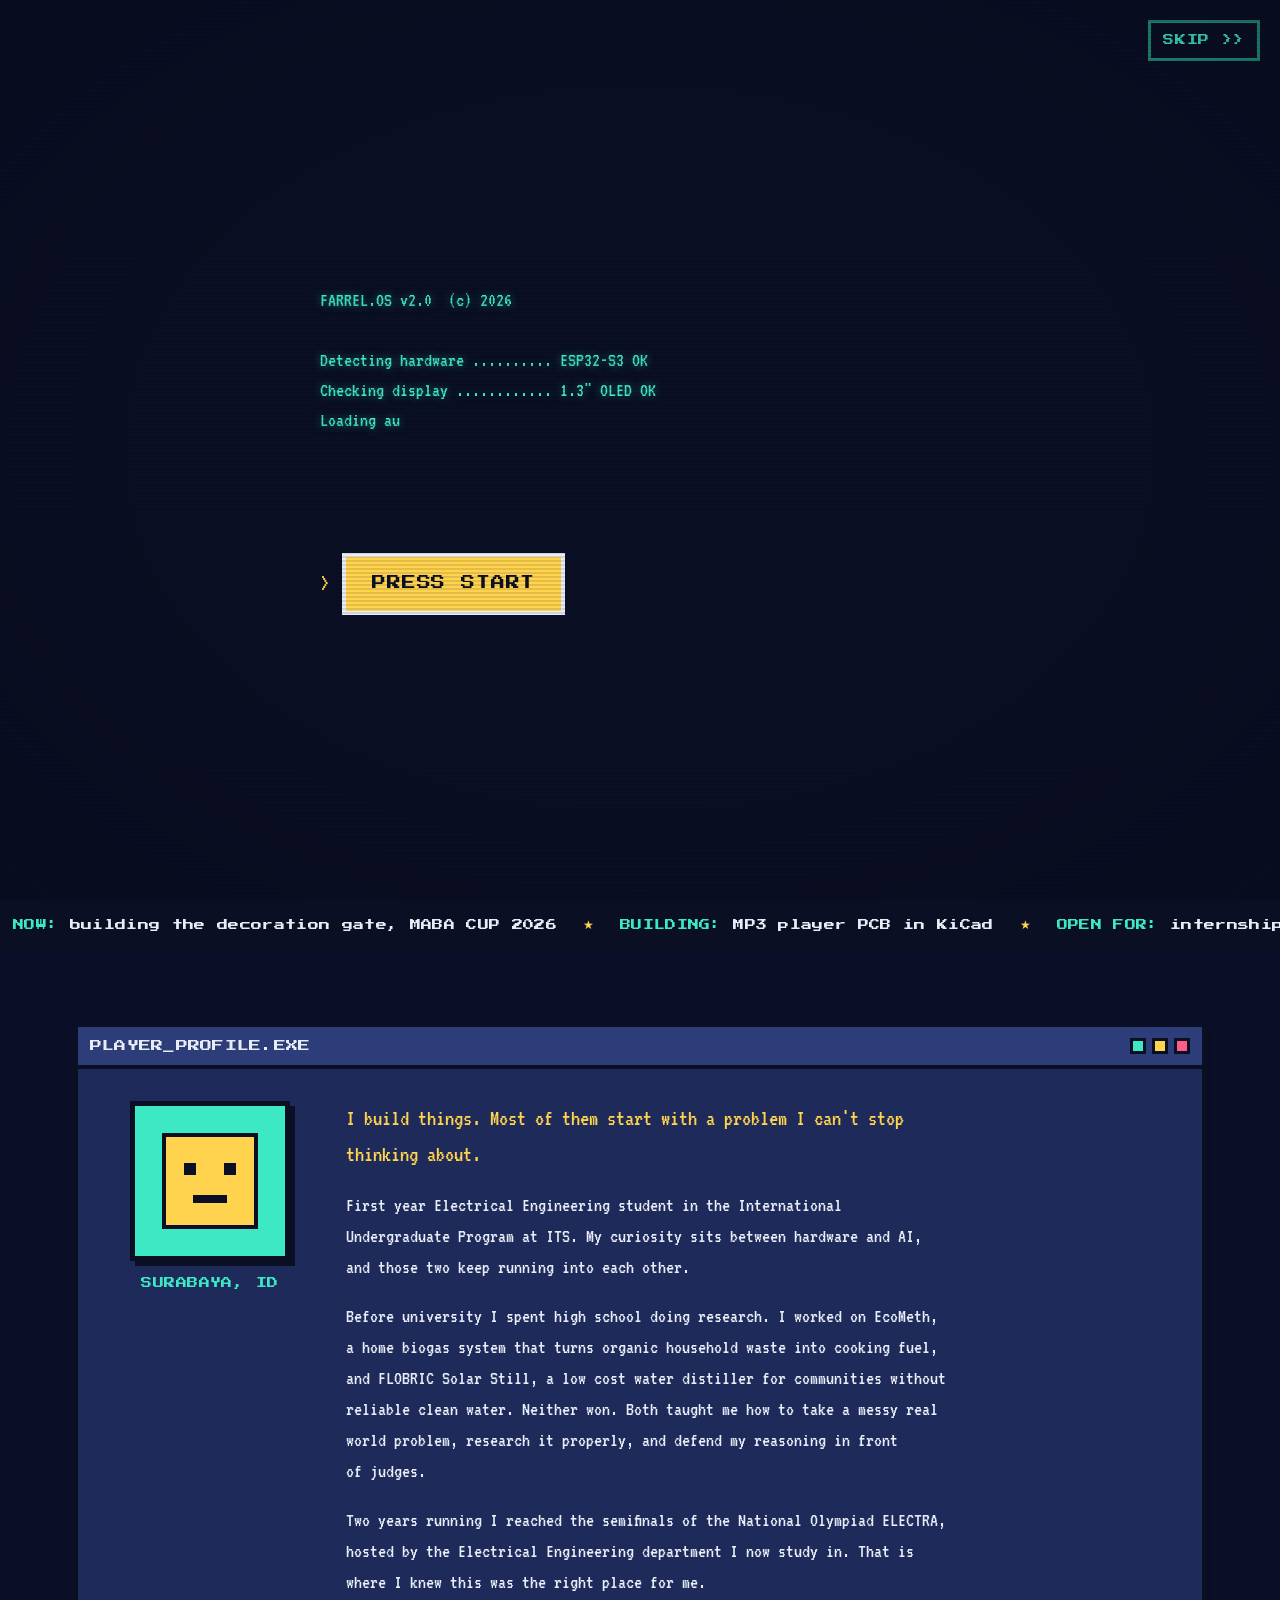
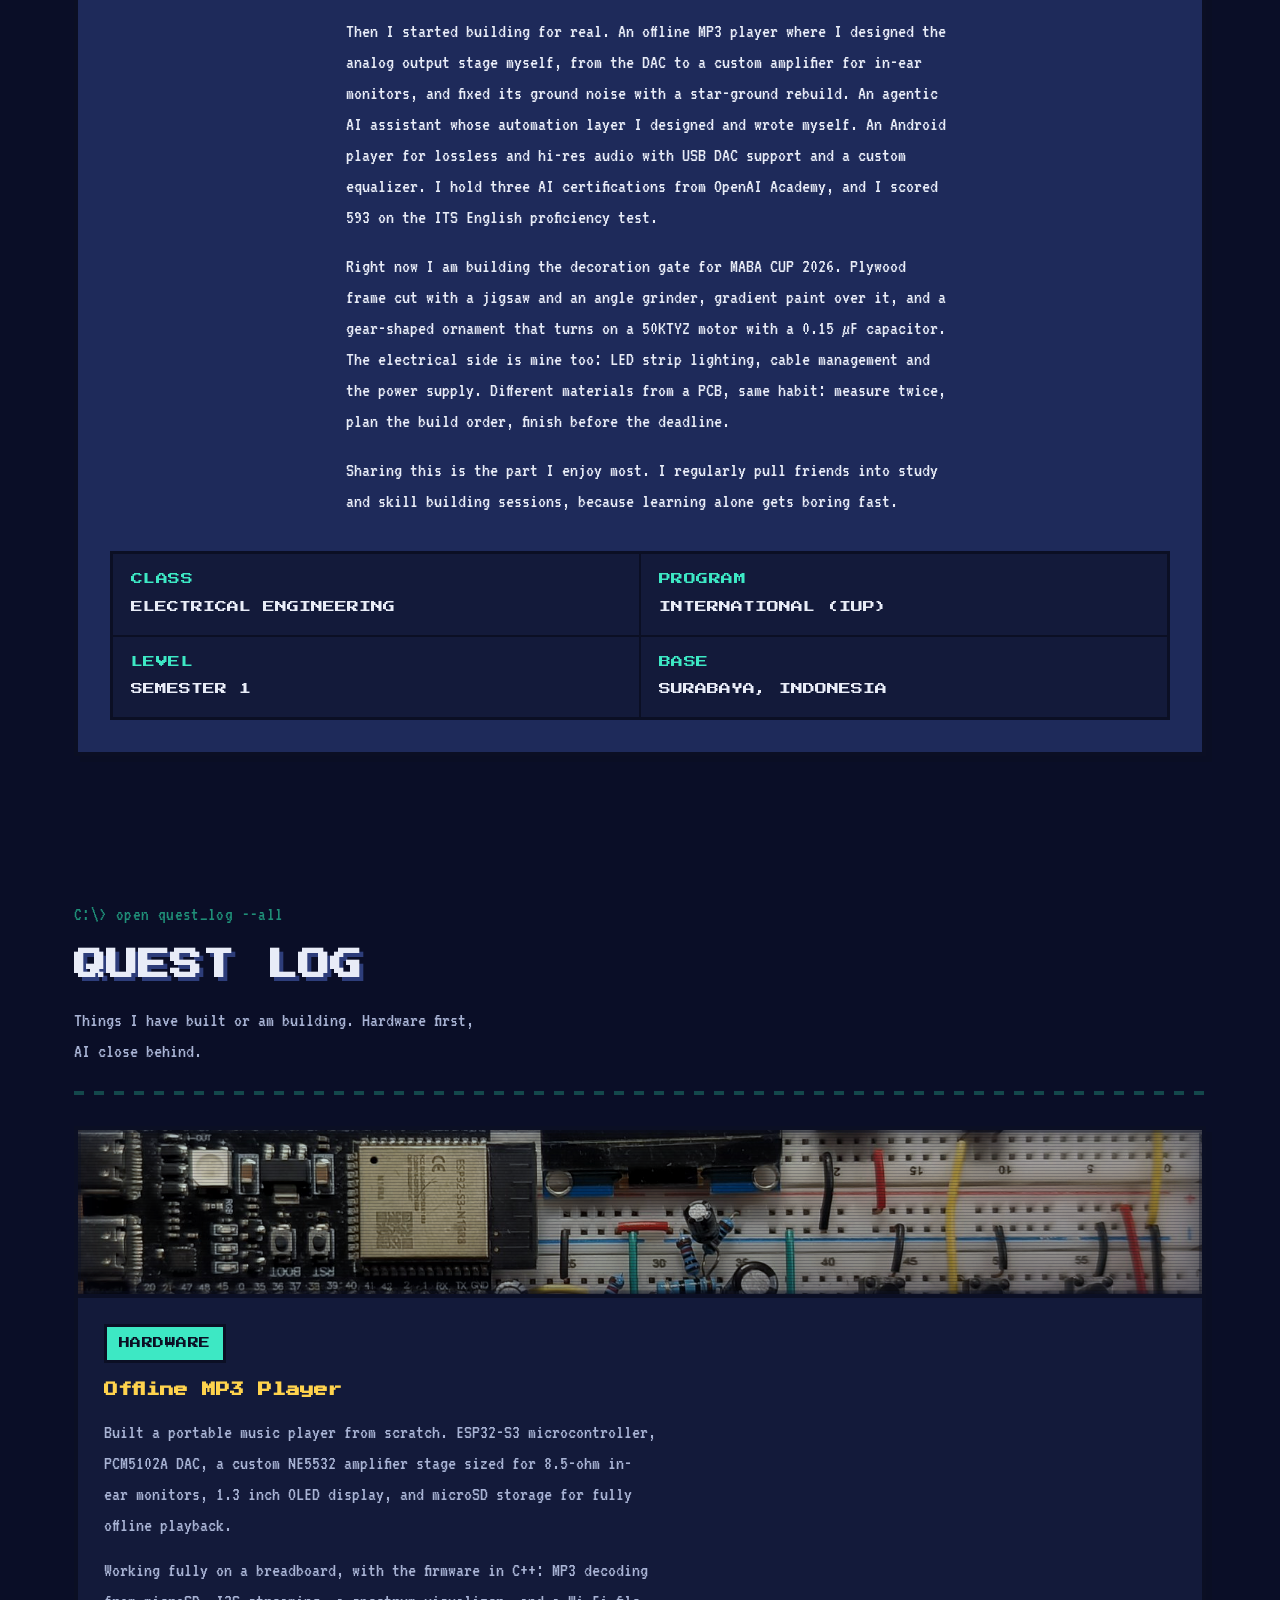
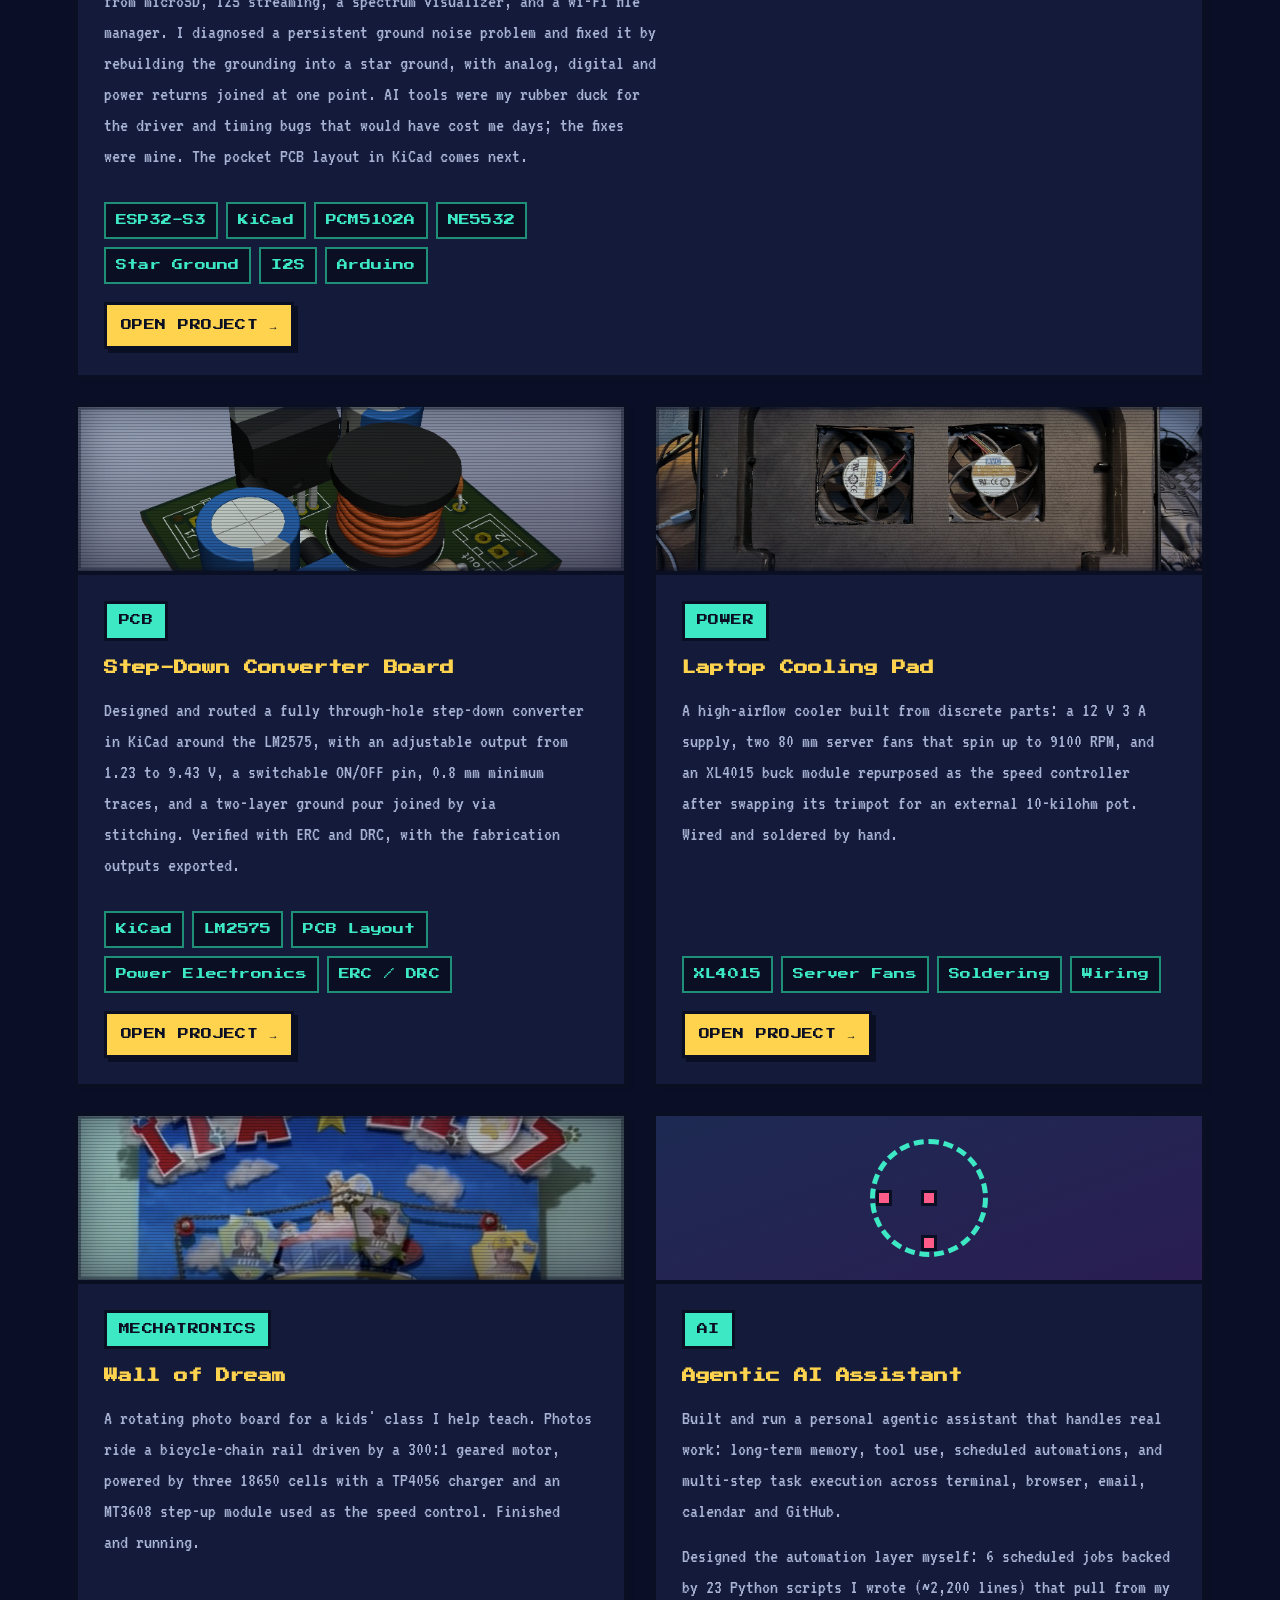
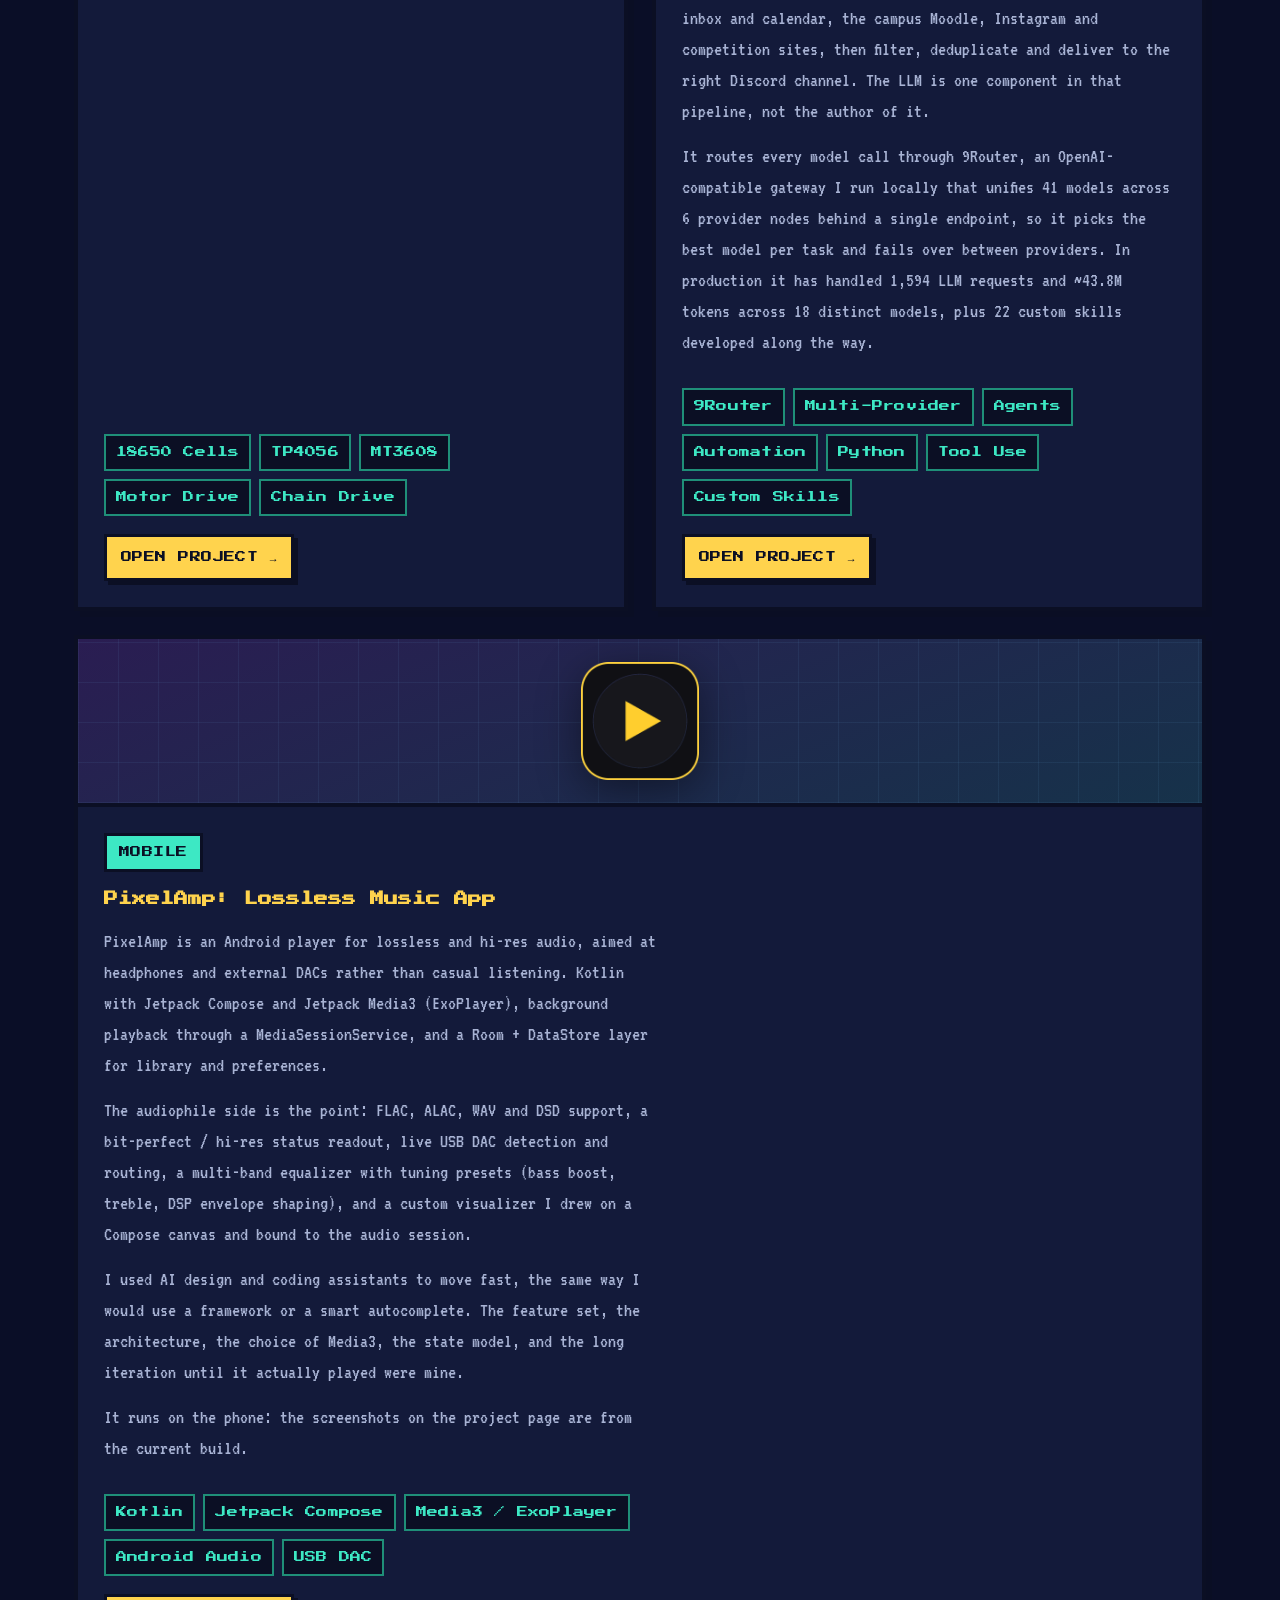
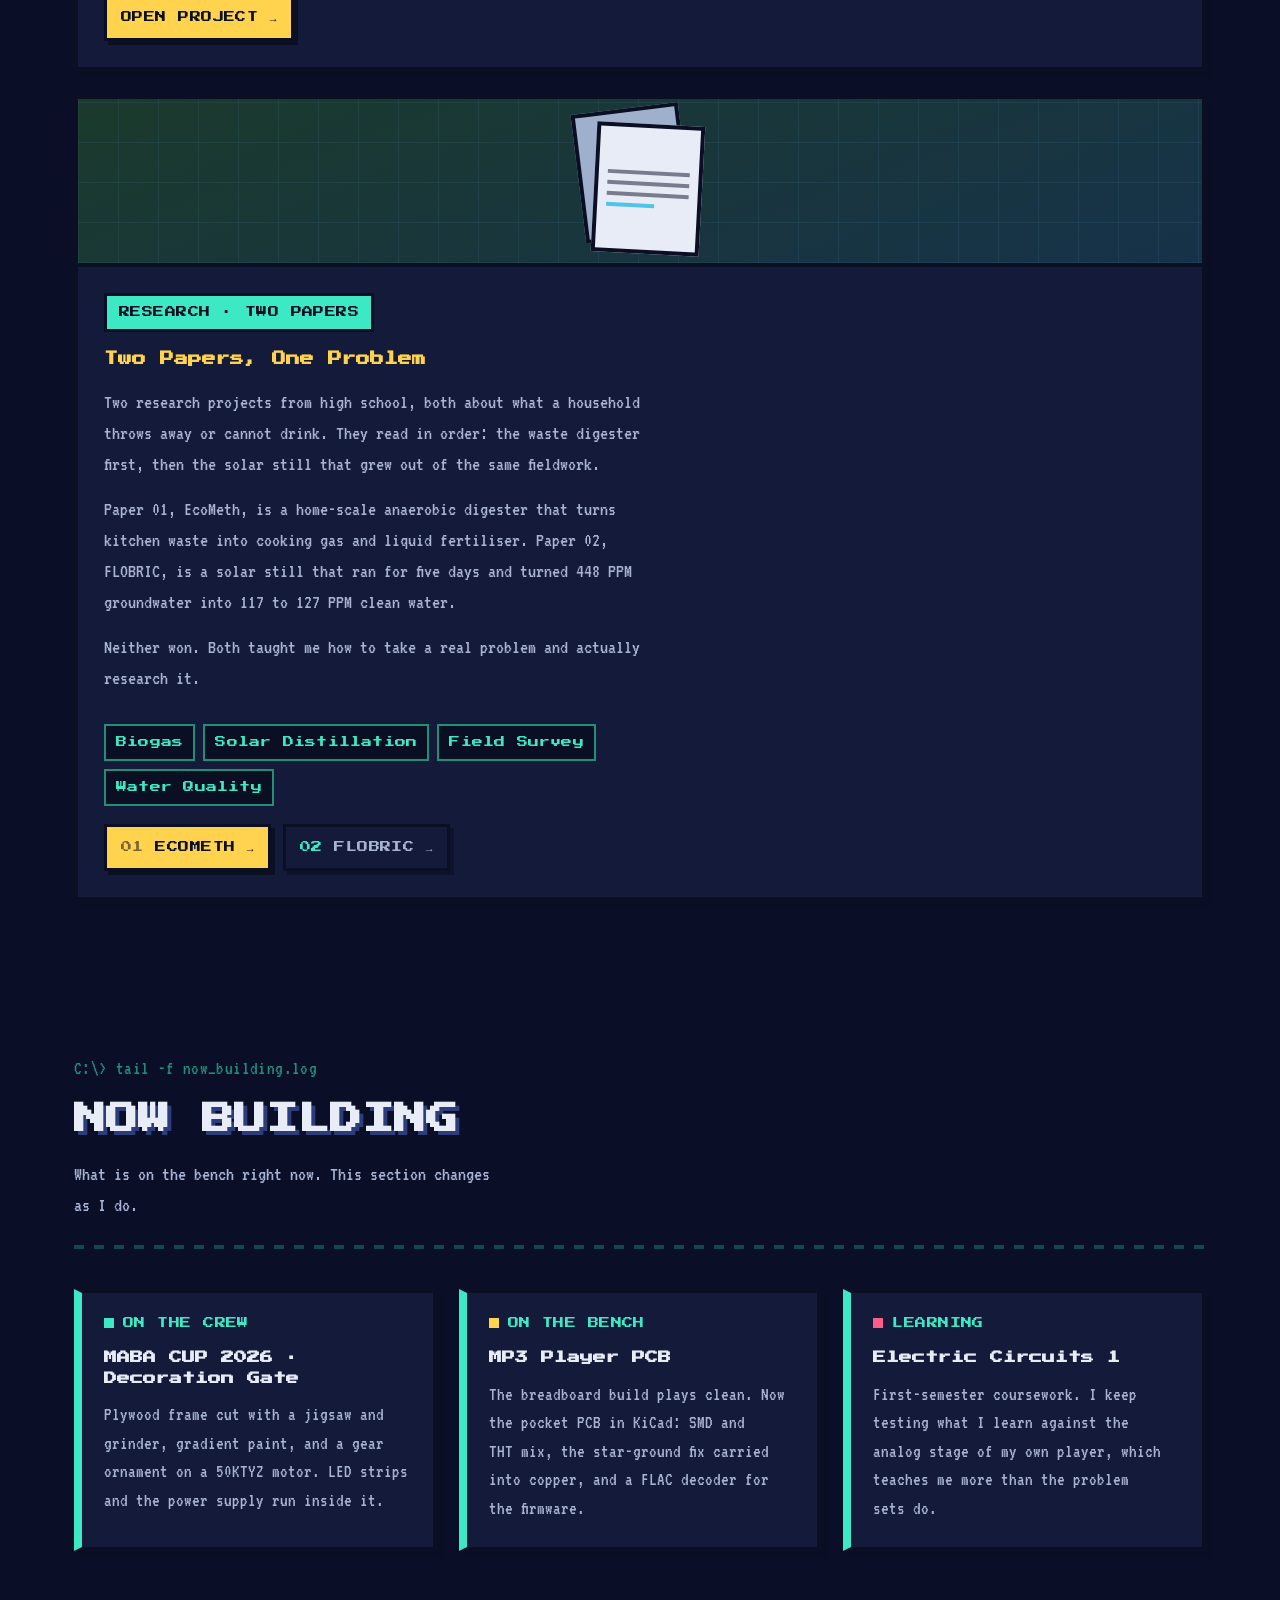
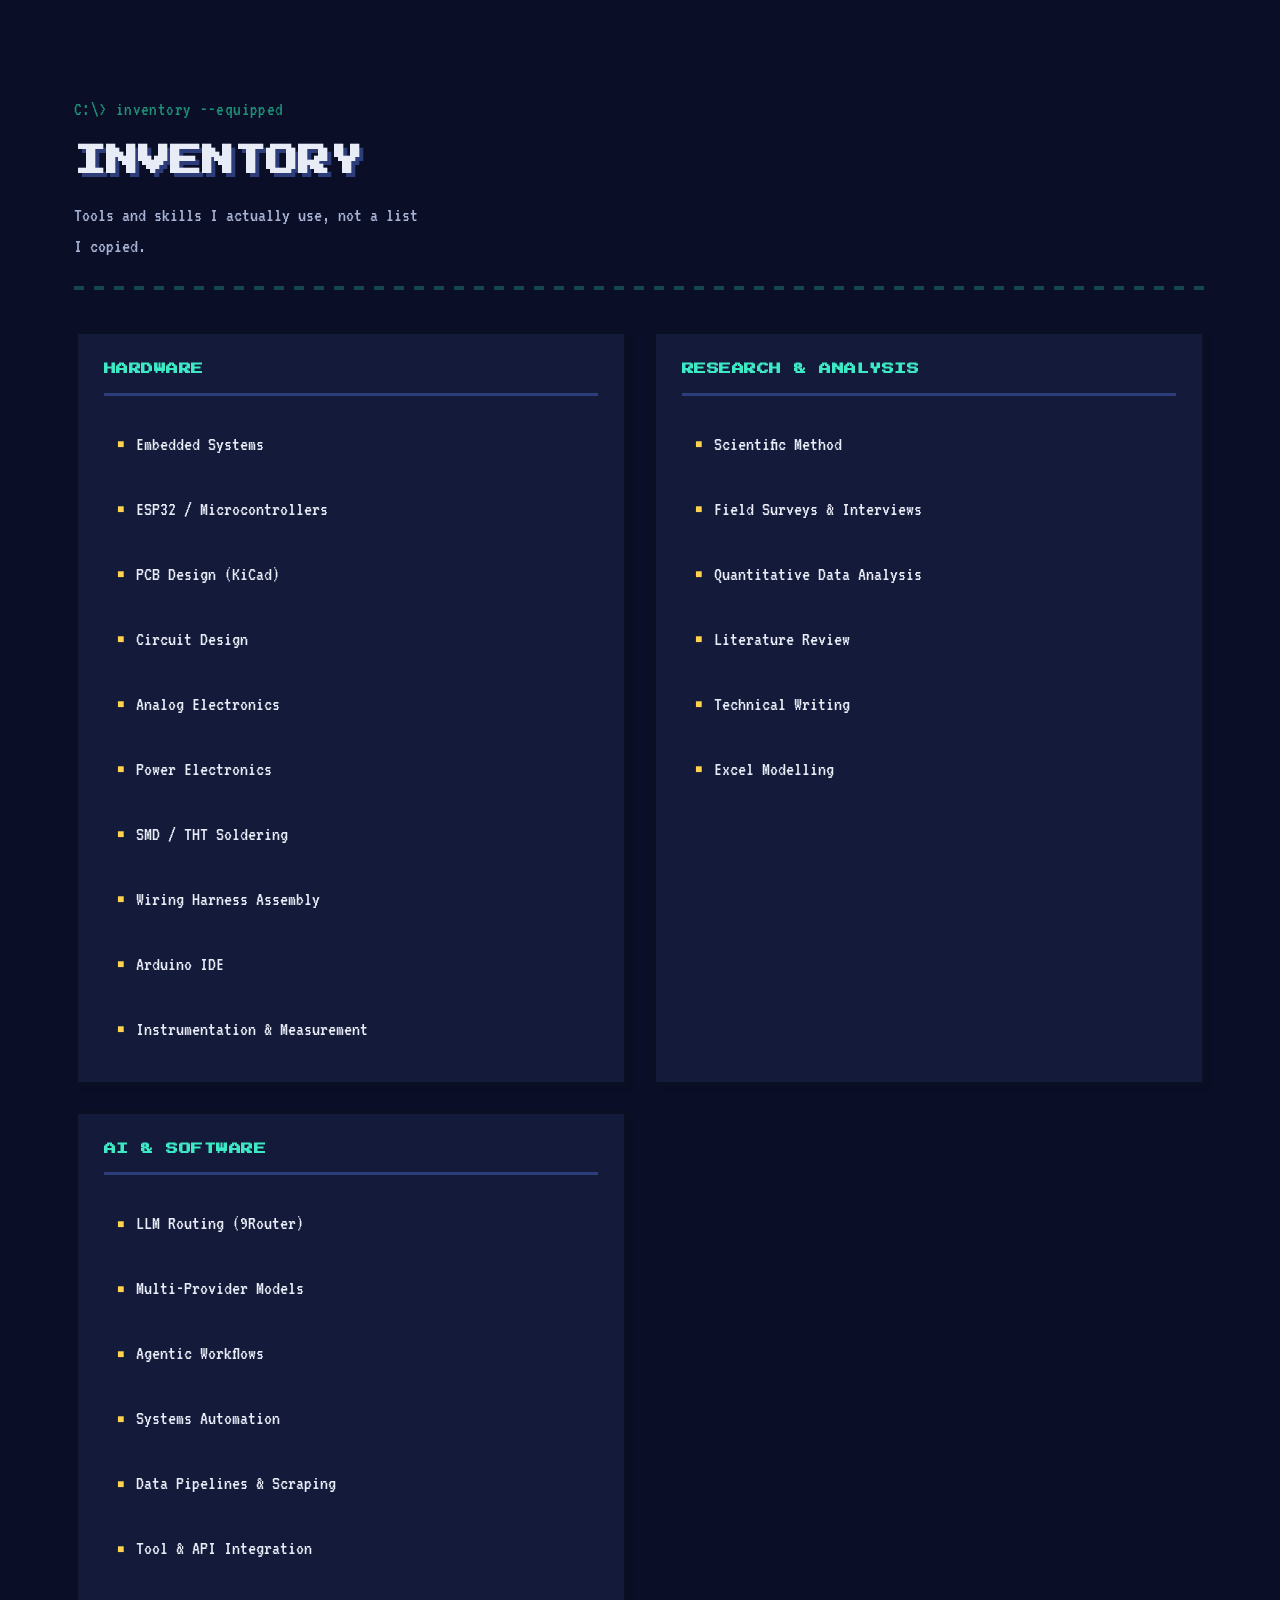
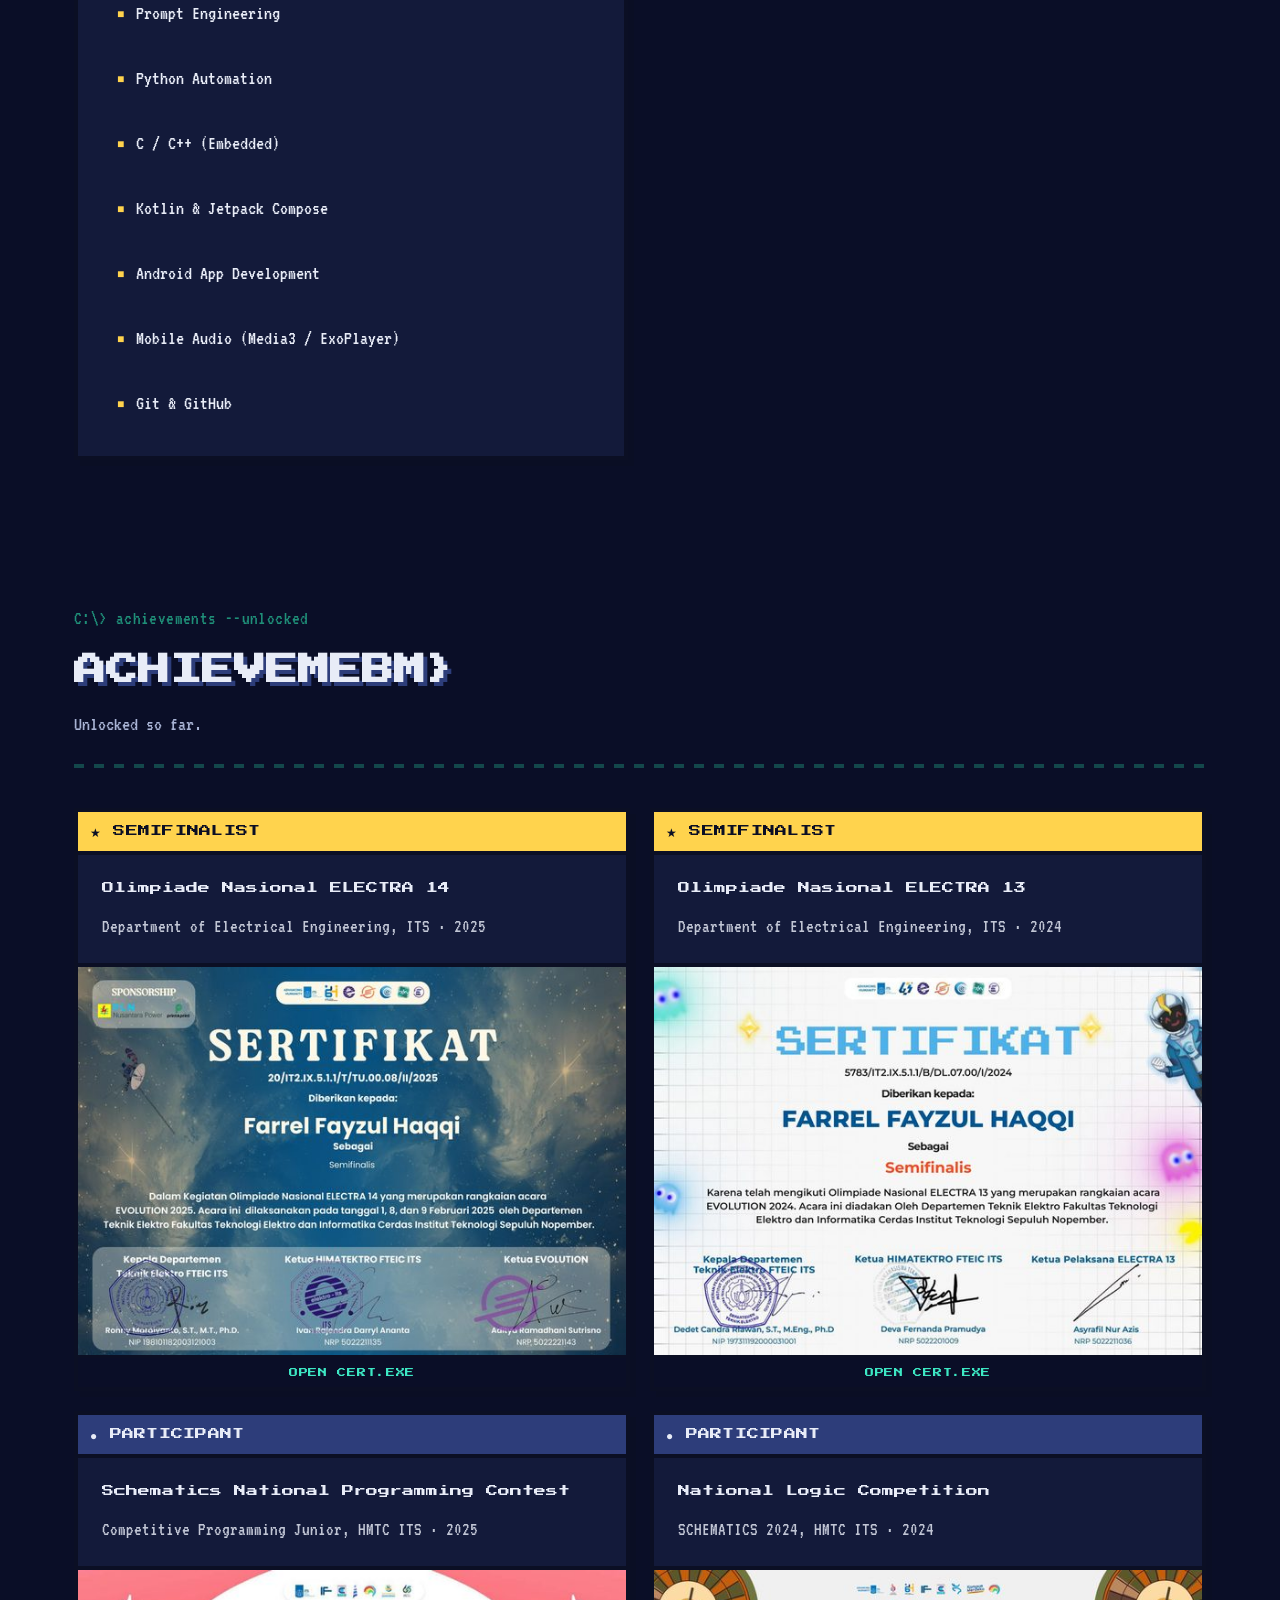
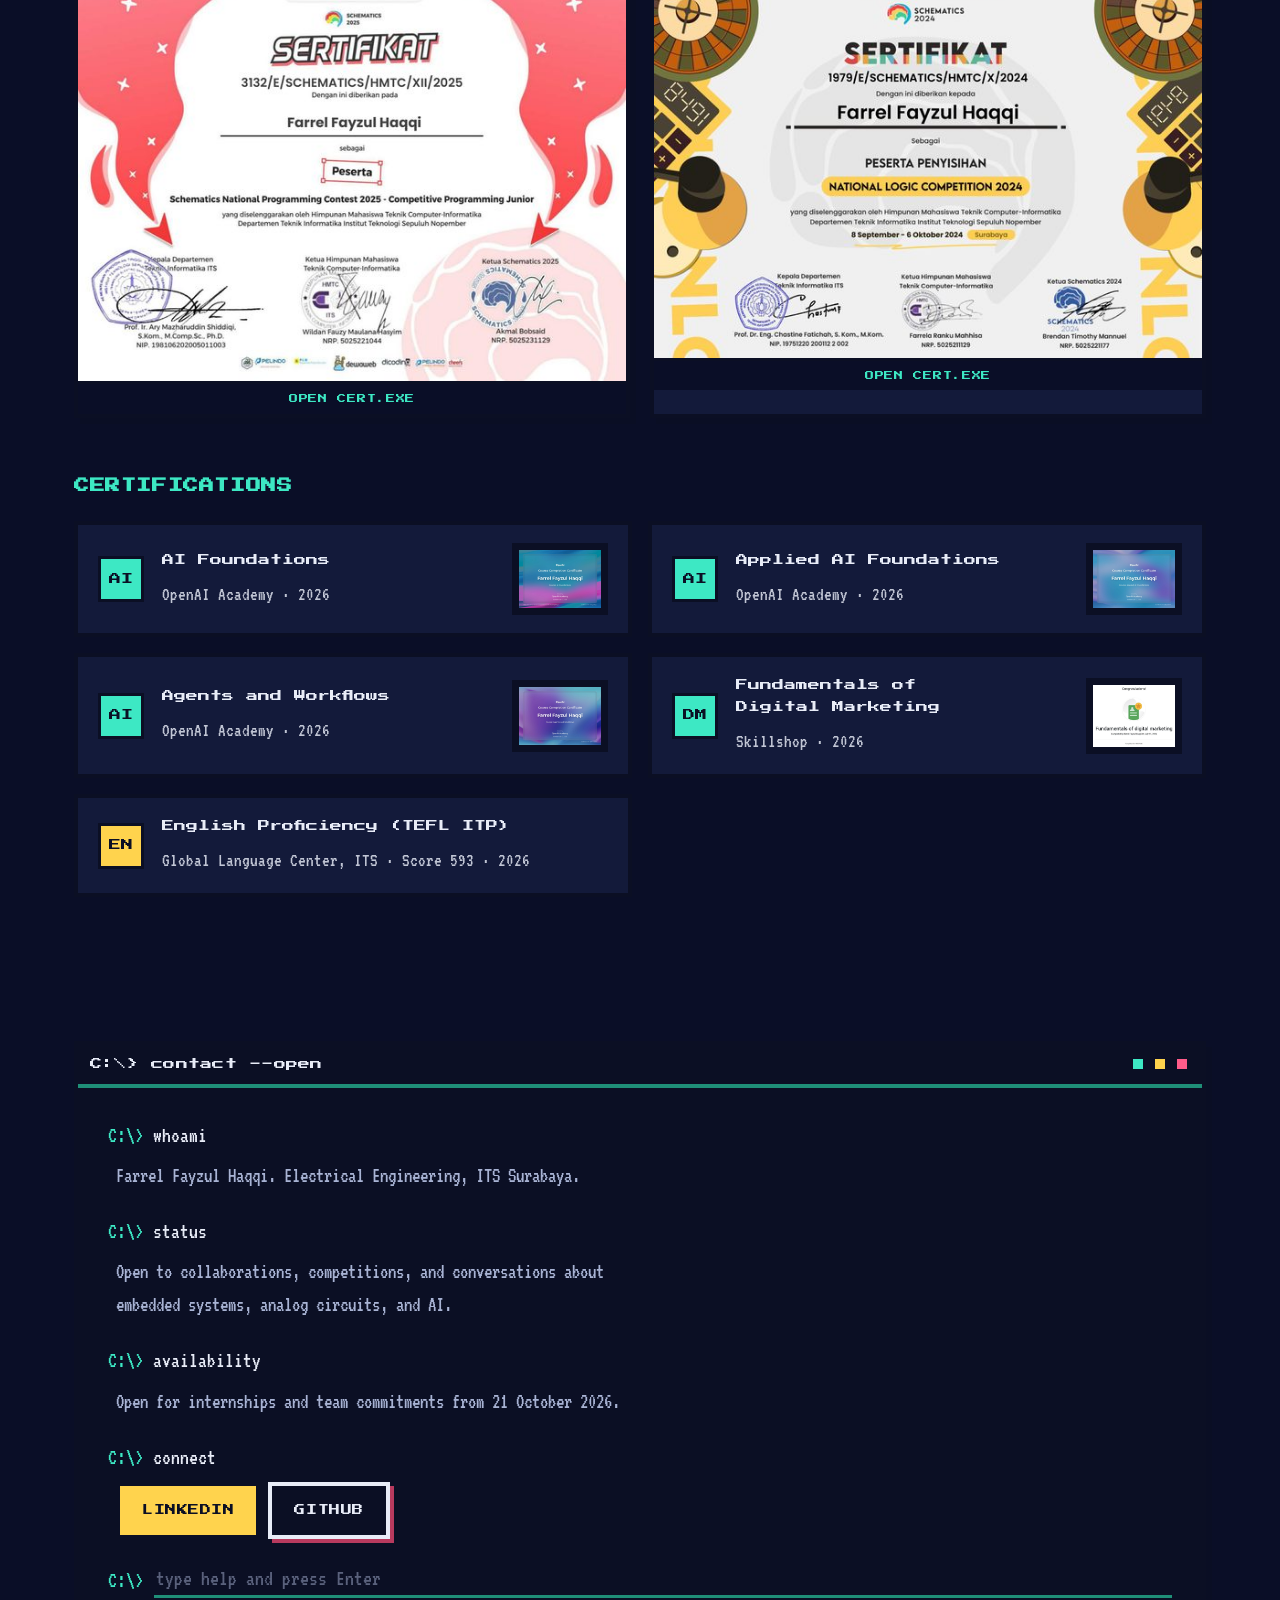
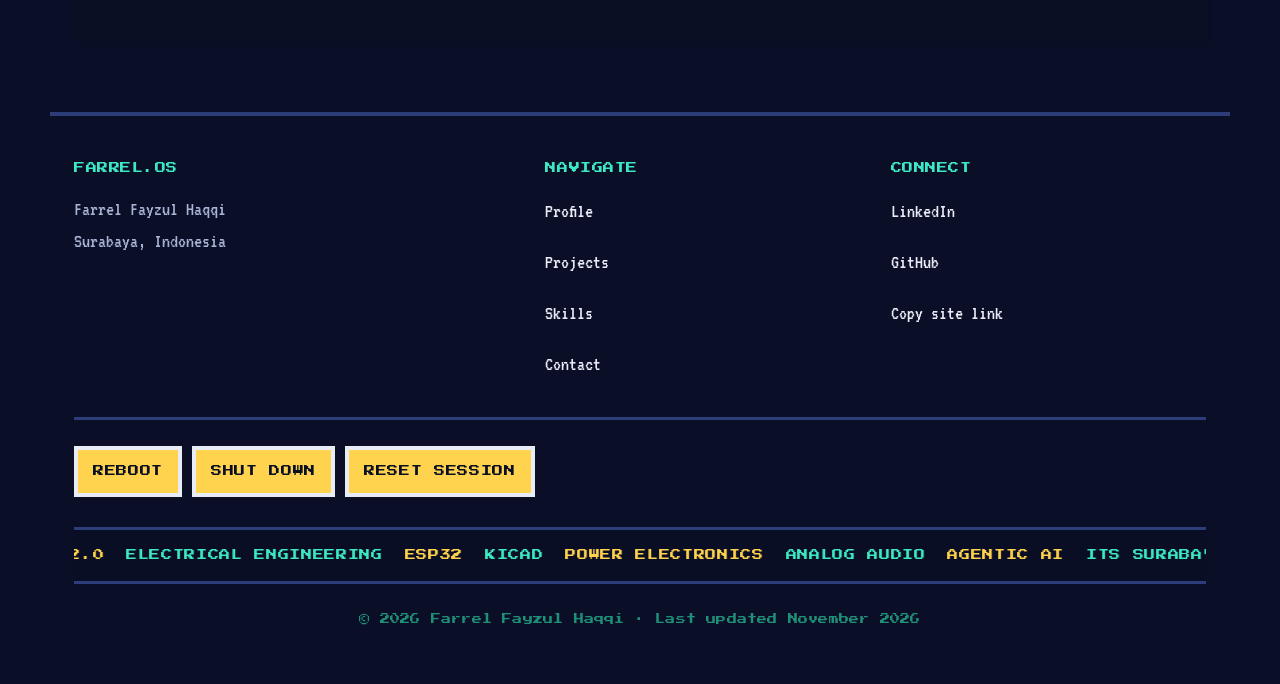
<file: index.html>
<!DOCTYPE html>
<html lang="en">
<head>
<meta charset="UTF-8">
<meta name="viewport" content="width=device-width, initial-scale=1.0">
<title>Farrel Fayzul Haqqi | Electrical Engineering & PCB Design</title>
<meta name="description" content="Electrical Engineering student at ITS Surabaya. PCB design, embedded systems, and low-voltage electronics. Portfolio of hardware projects, awards, and certifications.">
<meta name="theme-color" content="#0a0e27" id="themeColor">
<script>
  try { if (localStorage.getItem('farrel-theme') === 'sunset') document.documentElement.setAttribute('data-theme', 'sunset'); } catch (e) {}
</script>
<meta name="author" content="Farrel Fayzul Haqqi">
<meta name="robots" content="index, follow">
<link rel="canonical" href="https://makhashimas.github.io/farrel-portfolio/">

<!-- Open Graph -->
<meta property="og:type" content="website">
<meta property="og:site_name" content="Farrel Fayzul Haqqi">
<meta property="og:locale" content="en_US">
<meta property="og:url" content="https://makhashimas.github.io/farrel-portfolio/">
<meta property="og:title" content="Farrel Fayzul Haqqi | Electrical Engineering & PCB Design">
<meta property="og:description" content="PCB design, embedded systems, and low-voltage electronics. Electrical Engineering at ITS Surabaya.">
<meta property="og:image" content="https://makhashimas.github.io/farrel-portfolio/assets/og-image.png">
<meta property="og:image:width" content="1200">
<meta property="og:image:height" content="630">
<meta property="og:image:alt" content="Farrel Fayzul Haqqi, Electrical Engineering at ITS Surabaya, with a pixel art audio player showing ESP32-S3">

<!-- Twitter -->
<meta name="twitter:card" content="summary_large_image">
<meta name="twitter:title" content="Farrel Fayzul Haqqi | Electrical Engineering & PCB Design">
<meta name="twitter:description" content="PCB design, embedded systems, and low-voltage electronics. Electrical Engineering at ITS Surabaya.">
<meta name="twitter:image" content="https://makhashimas.github.io/farrel-portfolio/assets/og-image.png">

<!-- Icons -->
<link rel="icon" href="favicon.svg" type="image/svg+xml">
<link rel="apple-touch-icon" href="assets/apple-touch-icon.png">
<link rel="manifest" href="site.webmanifest">

<link rel="preload" href="assets/fonts/press-start-2p-latin.woff2" as="font" type="font/woff2" crossorigin>
<link rel="preload" href="assets/fonts/vt323-latin.woff2" as="font" type="font/woff2" crossorigin>
<link rel="stylesheet" href="style.css?v=amp4">

<script type="application/ld+json">
{
  "@context": "https://schema.org",
  "@type": "Person",
  "name": "Farrel Fayzul Haqqi",
  "url": "https://makhashimas.github.io/farrel-portfolio/",
  "image": "https://makhashimas.github.io/farrel-portfolio/assets/og-image.png",
  "jobTitle": "Electrical Engineering Student",
  "description": "First year Electrical Engineering student in the International Undergraduate Program at Institut Teknologi Sepuluh Nopember, working on PCB design, embedded systems, and low-voltage electronics.",
  "address": {
    "@type": "PostalAddress",
    "addressLocality": "Surabaya",
    "addressCountry": "ID"
  },
  "affiliation": {
    "@type": "CollegeOrUniversity",
    "name": "Institut Teknologi Sepuluh Nopember"
  },
  "alumniOf": {
    "@type": "HighSchool",
    "name": "SMA Negeri 20 Surabaya"
  },
  "knowsAbout": [
    "PCB Design",
    "KiCad",
    "Embedded Systems",
    "ESP32",
    "Analog Electronics",
    "Power Electronics",
    "Low-Voltage Systems",
    "Wiring Harness",
    "Circuit Design",
    "Instrumentation"
  ],
  "sameAs": [
    "https://www.linkedin.com/in/farrel-fayzul-haqqi-26a31b29b",
    "https://github.com/makhashimas"
  ],
  "award": [
    "Semifinalist, Olimpiade Nasional ELECTRA 14, Department of Electrical Engineering ITS, 2025",
    "Semifinalist, Olimpiade Nasional ELECTRA 13, Department of Electrical Engineering ITS, 2024"
  ],
  "hasCredential": [
    {
      "@type": "EducationalOccupationalCredential",
      "name": "AI Foundations",
      "credentialCategory": "certificate",
      "recognizedBy": { "@type": "Organization", "name": "OpenAI Academy" }
    },
    {
      "@type": "EducationalOccupationalCredential",
      "name": "Applied AI Foundations",
      "credentialCategory": "certificate",
      "recognizedBy": { "@type": "Organization", "name": "OpenAI Academy" }
    },
    {
      "@type": "EducationalOccupationalCredential",
      "name": "Agents and Workflows",
      "credentialCategory": "certificate",
      "recognizedBy": { "@type": "Organization", "name": "OpenAI Academy" }
    },
    {
      "@type": "EducationalOccupationalCredential",
      "name": "ITS English Proficiency Test (TEFL ITP), Score 593",
      "credentialCategory": "test score",
      "recognizedBy": { "@type": "Organization", "name": "Global Language Center, ITS" }
    }
  ]
}
</script>
</head>
<body>

<a class="skip" href="#top">Skip to content</a>

<noscript>
  <style>
    #boot { display: none !important; }
    .reveal { opacity: 1 !important; transform: none !important; }
  </style>
</noscript>

<!-- ============ BOOT OVERLAY ============ -->
<div id="boot" class="boot" role="dialog" aria-modal="true" aria-label="FARREL.OS boot screen">
  <div class="boot__inner">
    <p class="vh">System boot log. Press Start to enter the site.</p>
    <pre class="boot__log" id="bootLog"></pre>
    <div class="boot__start" id="bootStart">
      <span class="boot__prompt">&gt;</span>
      <button class="boot__btn" id="bootBtn">PRESS START</button>
    </div>
    <button class="boot__skip" id="bootSkip" type="button">SKIP &gt;&gt;</button>
  </div>
</div>

<!-- ============ STARFIELD BACKDROP ============ -->
<div class="sky__grad" aria-hidden="true"></div>
<canvas id="sky" class="sky" aria-hidden="true"></canvas>
<canvas id="horizon" class="horizon" aria-hidden="true"></canvas>
<div class="sky__moonwrap">
  <div class="sky__sunrays" aria-hidden="true"></div>
  <button class="sky__moon" id="moonBtn" type="button" aria-label="Switch to sunset theme" aria-pressed="false" title="Sunset mode"></button>
</div>
<div class="glow" id="glow" aria-hidden="true"></div>
<div class="crt" aria-hidden="true"></div>

<!-- ============ THEME FX (lightning / fireflies / gnr) ============ -->
<div class="fx fx--back" aria-hidden="true">
  <svg viewBox="0 0 25 33" class="gnr-cross" aria-hidden="true" focusable="false"><use href="assets/art/icons-sprite.svg#fx-px-cross" xlink:href="assets/art/icons-sprite.svg#fx-px-cross"/></svg>
</div>
<div class="fx fx--sky" aria-hidden="true">
  <div class="bolts" id="bolts">
    <svg viewBox="0 0 12 13" class="bolt bolt--1" aria-hidden="true" focusable="false"><use href="assets/art/icons-sprite.svg#fx-px-bolt-cyan" xlink:href="assets/art/icons-sprite.svg#fx-px-bolt-cyan"/></svg>
    <svg viewBox="0 0 12 13" class="bolt bolt--2" aria-hidden="true" focusable="false"><use href="assets/art/icons-sprite.svg#fx-px-bolt-cyan" xlink:href="assets/art/icons-sprite.svg#fx-px-bolt-cyan"/></svg>
    <svg viewBox="0 0 12 13" class="bolt bolt--3" aria-hidden="true" focusable="false"><use href="assets/art/icons-sprite.svg#fx-px-bolt-cyan" xlink:href="assets/art/icons-sprite.svg#fx-px-bolt-cyan"/></svg>
  </div>
  <div class="flies" aria-hidden="true">
    <span class="fly"></span><span class="fly"></span><span class="fly"></span><span class="fly"></span><span class="fly"></span><span class="fly"></span><span class="fly"></span>
  </div>

</div>
<div class="fx fx--front" aria-hidden="true">
  <span class="ember"></span><span class="ember"></span><span class="ember"></span><span class="ember"></span><span class="ember"></span><span class="ember"></span><span class="ember"></span><span class="ember"></span><span class="ember"></span><span class="ember"></span>
  <div class="bulbs" aria-hidden="true">
    <span></span><span></span><span></span><span></span><span></span><span></span><span></span><span></span><span></span><span></span><span></span><span></span><span></span><span></span><span></span><span></span>
  </div>
  <canvas class="viz" id="viz" width="320" height="48" aria-hidden="true"></canvas>
</div>
<div class="storm" id="storm" aria-hidden="true"></div>
<div class="flash" id="flash" aria-hidden="true"></div>
<div class="themewash" id="themewash" aria-hidden="true"></div>

<!-- ============ SCROLL PROGRESS ============ -->
<div class="progress" aria-hidden="true"><span class="progress__fill" id="scrollBar"></span></div>
<p class="progress__name" aria-hidden="true"><b id="hudNum">01</b> / 06 <span id="hudWord">PROFILE</span></p>

<!-- ============ TASKBAR NAV ============ -->
<header class="bar">
  <div class="bar__brand">
    <span class="bar__logo" aria-hidden="true"></span>
    <span class="bar__name">FARREL.OS</span>
  </div>
  <nav class="bar__nav" aria-label="Main">
    <a href="#about" class="bar__link"><span class="lbl-full">PROFILE</span><span class="lbl-short">ABOUT</span></a>
    <a href="#projects" class="bar__link"><span class="lbl-full">PROJECTS</span><span class="lbl-short">WORK</span></a>
    <a href="#now" class="bar__link"><span class="lbl-full">NOW</span><span class="lbl-short">NOW</span></a>
    <a href="#skills" class="bar__link"><span class="lbl-full">SKILLS</span><span class="lbl-short">SKILLS</span></a>
    <a href="#awards" class="bar__link"><span class="lbl-full">AWARDS</span><span class="lbl-short">WINS</span></a>
    <a href="#contact" class="bar__link"><span class="lbl-full">CONTACT</span><span class="lbl-short">MAIL</span></a>
  </nav>
  <kbd class="bar__hint" aria-hidden="true">CTRL K</kbd>
  <button class="bar__run" id="runBtn" type="button" aria-keyshortcuts="Control+K Meta+K" title="Run a command (Ctrl+K)">RUN</button>
  <div class="bar__clock" id="clock">--:--</div>
</header>

<main>

<!-- ============ HERO / START SCREEN ============ -->
<section class="hero" id="top">
  <!-- sprite field: every theme scatters its own props across the whole
       landing screen. one slot per position, three theme sprites inside;
       only the sprite of the active theme is visible. -->
  <div class="field" aria-hidden="true">
    <span class="field__p field__p--1">
      <svg class="field__img field__img--n" aria-hidden="true" focusable="false"><use href="assets/art/icons-sprite.svg#fx-px-rocket" xlink:href="assets/art/icons-sprite.svg#fx-px-rocket"/></svg>
      <svg class="field__img field__img--s" aria-hidden="true" focusable="false"><use href="assets/art/icons-sprite.svg#fx-px-palm" xlink:href="assets/art/icons-sprite.svg#fx-px-palm"/></svg>
      <svg class="field__img field__img--g" aria-hidden="true" focusable="false"><use href="assets/art/icons-sprite.svg#fx-px-guitar" xlink:href="assets/art/icons-sprite.svg#fx-px-guitar"/></svg>
    </span>
    <span class="field__p field__p--2">
      <svg class="field__img field__img--n" aria-hidden="true" focusable="false"><use href="assets/art/icons-sprite.svg#fx-px-planet" xlink:href="assets/art/icons-sprite.svg#fx-px-planet"/></svg>
      <svg class="field__img field__img--s" aria-hidden="true" focusable="false"><use href="assets/art/icons-sprite.svg#fx-px-lighthouse" xlink:href="assets/art/icons-sprite.svg#fx-px-lighthouse"/></svg>
      <svg class="field__img field__img--g" aria-hidden="true" focusable="false"><use href="assets/art/icons-sprite.svg#fx-px-emblem" xlink:href="assets/art/icons-sprite.svg#fx-px-emblem"/></svg>
    </span>
    <span class="field__p field__p--3">
      <svg class="field__img field__img--n" aria-hidden="true" focusable="false"><use href="assets/art/icons-sprite.svg#fx-px-telescope" xlink:href="assets/art/icons-sprite.svg#fx-px-telescope"/></svg>
      <svg class="field__img field__img--s" aria-hidden="true" focusable="false"><use href="assets/art/icons-sprite.svg#fx-px-boat" xlink:href="assets/art/icons-sprite.svg#fx-px-boat"/></svg>
      <svg class="field__img field__img--g" aria-hidden="true" focusable="false"><use href="assets/art/icons-sprite.svg#fx-px-drums" xlink:href="assets/art/icons-sprite.svg#fx-px-drums"/></svg>
    </span>
    <span class="field__p field__p--4">
      <svg class="field__img field__img--n" aria-hidden="true" focusable="false"><use href="assets/art/icons-sprite.svg#fx-px-satellite" xlink:href="assets/art/icons-sprite.svg#fx-px-satellite"/></svg>
      <svg class="field__img field__img--s" aria-hidden="true" focusable="false"><use href="assets/art/icons-sprite.svg#fx-px-gull" xlink:href="assets/art/icons-sprite.svg#fx-px-gull"/></svg>
      <svg class="field__img field__img--g" aria-hidden="true" focusable="false"><use href="assets/art/icons-sprite.svg#fx-px-mic" xlink:href="assets/art/icons-sprite.svg#fx-px-mic"/></svg>
    </span>
    <span class="field__p field__p--5">
      <svg class="field__img field__img--n" aria-hidden="true" focusable="false"><use href="assets/art/icons-sprite.svg#fx-px-chip" xlink:href="assets/art/icons-sprite.svg#fx-px-chip"/></svg>
      <svg class="field__img field__img--s" aria-hidden="true" focusable="false"><use href="assets/art/icons-sprite.svg#fx-px-crab" xlink:href="assets/art/icons-sprite.svg#fx-px-crab"/></svg>
      <svg class="field__img field__img--g" aria-hidden="true" focusable="false"><use href="assets/art/icons-sprite.svg#fx-px-pick" xlink:href="assets/art/icons-sprite.svg#fx-px-pick"/></svg>
    </span>
    <span class="field__p field__p--6">
      <svg class="field__img field__img--n" aria-hidden="true" focusable="false"><use href="assets/art/icons-sprite.svg#fx-px-comet" xlink:href="assets/art/icons-sprite.svg#fx-px-comet"/></svg>
      <svg class="field__img field__img--s" aria-hidden="true" focusable="false"><use href="assets/art/icons-sprite.svg#fx-px-umbrella" xlink:href="assets/art/icons-sprite.svg#fx-px-umbrella"/></svg>
      <svg class="field__img field__img--g" aria-hidden="true" focusable="false"><use href="assets/art/icons-sprite.svg#fx-px-ticket" xlink:href="assets/art/icons-sprite.svg#fx-px-ticket"/></svg>
    </span>
    <span class="field__p field__p--7">
      <svg class="field__img field__img--n" aria-hidden="true" focusable="false"><use href="assets/art/icons-sprite.svg#fx-px-scope" xlink:href="assets/art/icons-sprite.svg#fx-px-scope"/></svg>
      <svg class="field__img field__img--s" aria-hidden="true" focusable="false"><use href="assets/art/icons-sprite.svg#fx-px-shell" xlink:href="assets/art/icons-sprite.svg#fx-px-shell"/></svg>
      <svg class="field__img field__img--g" aria-hidden="true" focusable="false"><use href="assets/art/icons-sprite.svg#fx-px-vinyl" xlink:href="assets/art/icons-sprite.svg#fx-px-vinyl"/></svg>
    </span>
    <span class="field__p field__p--8">
      <svg class="field__img field__img--n" aria-hidden="true" focusable="false"><use href="assets/art/icons-sprite.svg#fx-px-signal" xlink:href="assets/art/icons-sprite.svg#fx-px-signal"/></svg>
      <svg class="field__img field__img--s" aria-hidden="true" focusable="false"><use href="assets/art/icons-sprite.svg#fx-px-starfish" xlink:href="assets/art/icons-sprite.svg#fx-px-starfish"/></svg>
      <svg class="field__img field__img--g" aria-hidden="true" focusable="false"><use href="assets/art/icons-sprite.svg#fx-px-hat" xlink:href="assets/art/icons-sprite.svg#fx-px-hat"/></svg>
    </span>
    <span class="field__p field__p--9">
      <svg class="field__img field__img--n" aria-hidden="true" focusable="false"><use href="assets/art/icons-sprite.svg#fx-px-cassette" xlink:href="assets/art/icons-sprite.svg#fx-px-cassette"/></svg>
      <svg class="field__img field__img--s" aria-hidden="true" focusable="false"><use href="assets/art/icons-sprite.svg#fx-px-surfboard" xlink:href="assets/art/icons-sprite.svg#fx-px-surfboard"/></svg>
      <svg class="field__img field__img--g" aria-hidden="true" focusable="false"><use href="assets/art/icons-sprite.svg#fx-px-amp" xlink:href="assets/art/icons-sprite.svg#fx-px-amp"/></svg>
    </span>
    <span class="field__p field__p--10">
      <svg class="field__img field__img--n" aria-hidden="true" focusable="false"><use href="assets/art/icons-sprite.svg#fx-px-headphones" xlink:href="assets/art/icons-sprite.svg#fx-px-headphones"/></svg>
      <svg class="field__img field__img--s" aria-hidden="true" focusable="false"><use href="assets/art/icons-sprite.svg#fx-px-beachball" xlink:href="assets/art/icons-sprite.svg#fx-px-beachball"/></svg>
      <svg class="field__img field__img--g" aria-hidden="true" focusable="false"><use href="assets/art/icons-sprite.svg#fx-px-rose" xlink:href="assets/art/icons-sprite.svg#fx-px-rose"/></svg>
    </span>
    <span class="field__p field__p--11">
      <svg class="field__img field__img--n" aria-hidden="true" focusable="false"><use href="assets/art/icons-sprite.svg#fx-px-stars" xlink:href="assets/art/icons-sprite.svg#fx-px-stars"/></svg>
      <svg class="field__img field__img--s" aria-hidden="true" focusable="false"><use href="assets/art/icons-sprite.svg#fx-px-bucket" xlink:href="assets/art/icons-sprite.svg#fx-px-bucket"/></svg>
      <svg class="field__img field__img--g" aria-hidden="true" focusable="false"><use href="assets/art/icons-sprite.svg#fx-px-skull" xlink:href="assets/art/icons-sprite.svg#fx-px-skull"/></svg>
    </span>
    <span class="field__p field__p--12">
      <svg class="field__img field__img--n" aria-hidden="true" focusable="false"><use href="assets/art/icons-sprite.svg#fx-px-antenna" xlink:href="assets/art/icons-sprite.svg#fx-px-antenna"/></svg>
      <svg class="field__img field__img--s" aria-hidden="true" focusable="false"><use href="assets/art/icons-sprite.svg#fx-px-fire" xlink:href="assets/art/icons-sprite.svg#fx-px-fire"/></svg>
      <svg class="field__img field__img--g" aria-hidden="true" focusable="false"><use href="assets/art/icons-sprite.svg#fx-px-lighter" xlink:href="assets/art/icons-sprite.svg#fx-px-lighter"/></svg>
    </span>
    <!-- wide-screen extras: only shown past 1340px, where the copy and the
         deck leave open pockets at the top middle, the right gutter and the
         bottom corners -->
    <span class="field__p field__p--13">
      <svg class="field__img field__img--n" aria-hidden="true" focusable="false"><use href="assets/art/icons-sprite.svg#fx-px-ufo" xlink:href="assets/art/icons-sprite.svg#fx-px-ufo"/></svg>
      <svg class="field__img field__img--s" aria-hidden="true" focusable="false"><use href="assets/art/icons-sprite.svg#fx-px-sun" xlink:href="assets/art/icons-sprite.svg#fx-px-sun"/></svg>
      <svg class="field__img field__img--g" aria-hidden="true" focusable="false"><use href="assets/art/icons-sprite.svg#fx-px-speaker" xlink:href="assets/art/icons-sprite.svg#fx-px-speaker"/></svg>
    </span>
    <span class="field__p field__p--14">
      <svg class="field__img field__img--n" aria-hidden="true" focusable="false"><use href="assets/art/icons-sprite.svg#fx-px-floppy" xlink:href="assets/art/icons-sprite.svg#fx-px-floppy"/></svg>
      <svg class="field__img field__img--s" aria-hidden="true" focusable="false"><use href="assets/art/icons-sprite.svg#fx-px-drink" xlink:href="assets/art/icons-sprite.svg#fx-px-drink"/></svg>
      <svg class="field__img field__img--g" aria-hidden="true" focusable="false"><use href="assets/art/icons-sprite.svg#fx-px-star" xlink:href="assets/art/icons-sprite.svg#fx-px-star"/></svg>
    </span>
    <span class="field__p field__p--15">
      <svg class="field__img field__img--n" aria-hidden="true" focusable="false"><use href="assets/art/icons-sprite.svg#fx-px-gamepad" xlink:href="assets/art/icons-sprite.svg#fx-px-gamepad"/></svg>
      <svg class="field__img field__img--s" aria-hidden="true" focusable="false"><use href="assets/art/icons-sprite.svg#fx-px-flipflop" xlink:href="assets/art/icons-sprite.svg#fx-px-flipflop"/></svg>
      <svg class="field__img field__img--g" aria-hidden="true" focusable="false"><use href="assets/art/icons-sprite.svg#fx-px-boots" xlink:href="assets/art/icons-sprite.svg#fx-px-boots"/></svg>
    </span>
    <span class="field__p field__p--16">
      <svg class="field__img field__img--n" aria-hidden="true" focusable="false"><use href="assets/art/icons-sprite.svg#fx-px-moon" xlink:href="assets/art/icons-sprite.svg#fx-px-moon"/></svg>
      <svg class="field__img field__img--s" aria-hidden="true" focusable="false"><use href="assets/art/icons-sprite.svg#fx-px-icecream" xlink:href="assets/art/icons-sprite.svg#fx-px-icecream"/></svg>
      <svg class="field__img field__img--g" aria-hidden="true" focusable="false"><use href="assets/art/icons-sprite.svg#fx-px-wristband" xlink:href="assets/art/icons-sprite.svg#fx-px-wristband"/></svg>
    </span>
    <span class="field__p field__p--17">
      <svg class="field__img field__img--n" aria-hidden="true" focusable="false"><use href="assets/art/icons-sprite.svg#fx-px-robot" xlink:href="assets/art/icons-sprite.svg#fx-px-robot"/></svg>
      <svg class="field__img field__img--s" aria-hidden="true" focusable="false"><use href="assets/art/icons-sprite.svg#fx-px-coconut" xlink:href="assets/art/icons-sprite.svg#fx-px-coconut"/></svg>
      <svg class="field__img field__img--g" aria-hidden="true" focusable="false"><use href="assets/art/icons-sprite.svg#fx-px-poster" xlink:href="assets/art/icons-sprite.svg#fx-px-poster"/></svg>
    </span>
    <span class="field__p field__p--18">
      <svg class="field__img field__img--n" aria-hidden="true" focusable="false"><use href="assets/art/icons-sprite.svg#fx-px-crt" xlink:href="assets/art/icons-sprite.svg#fx-px-crt"/></svg>
      <svg class="field__img field__img--s" aria-hidden="true" focusable="false"><use href="assets/art/icons-sprite.svg#fx-px-sunhat" xlink:href="assets/art/icons-sprite.svg#fx-px-sunhat"/></svg>
      <svg class="field__img field__img--g" aria-hidden="true" focusable="false"><use href="assets/art/icons-sprite.svg#fx-px-badge" xlink:href="assets/art/icons-sprite.svg#fx-px-badge"/></svg>
    </span>
  </div>
  <div class="hero__grid">
    <div class="hero__copy">
      <p class="hero__kicker">INSTITUT TEKNOLOGI SEPULUH NOPEMBER</p>
      <h1 class="hero__title">
        <span class="hero__line1">FARREL</span>
        <span class="hero__line2">FAYZUL HAQQI</span>
      </h1>
      <p class="hero__sub">I design PCBs, write embedded firmware, and build analog circuits. First-year Electrical Engineering at ITS Surabaya.</p>
      <div class="hero__cta">
        <a href="#projects" class="btn btn--primary">SEE PROJECTS</a>
        <a href="#contact" class="btn btn--ghost">GET IN TOUCH</a>
      </div>
      <div class="qstats" aria-label="Quick facts">
        <div class="qstat">
          <span class="qstat__v" data-count="7" data-pad="2">00</span>
          <span class="qstat__k">PROJECTS</span>
        </div>
        <div class="qstat">
          <span class="qstat__v" data-count="4" data-pad="2">00</span>
          <span class="qstat__k">CERTIFICATIONS</span>
        </div>
        <div class="qstat">
          <span class="qstat__v" data-count="2" data-pad="2">00</span>
          <span class="qstat__k">ELECTRA SEMIFINALS</span>
        </div>
        <div class="qstat">
          <span class="qstat__v" data-count="593">000</span>
          <span class="qstat__k">TEFL ITP SCORE</span>
        </div>
      </div>
      <p class="hero__status"><span class="hero__dot" aria-hidden="true"></span>Currently building the decoration gate for MABA CUP 2026</p>
    </div>
    <div class="hero__stage">
      <div class="cart" id="cart">
        <div class="cart__body">
          <div class="cart__top">
            <span class="cart__brand" aria-hidden="true">FARREL&#8209;TONE</span>
            <span class="cart__led" id="cartLed" aria-hidden="true"></span>
            <span class="cart__model" aria-hidden="true">FT&#8209;1987</span>
          </div>
          <div class="cart__deck">
            <div class="cart__window" aria-hidden="true">
              <span class="cart__tape"></span>
              <span class="cart__reel cart__reel--l"><svg aria-hidden="true" focusable="false"><use href="assets/art/icons-sprite.svg#fx-px-reel" xlink:href="assets/art/icons-sprite.svg#fx-px-reel"/></svg></span>
              <span class="cart__reel cart__reel--r"><svg aria-hidden="true" focusable="false"><use href="assets/art/icons-sprite.svg#fx-px-reel" xlink:href="assets/art/icons-sprite.svg#fx-px-reel"/></svg></span>
              <span class="cart__spindle"></span>
            </div>
            <div class="cart__screen">
              <div class="cart__screenInner" id="cartScreen">
                <img class="cart__cover" id="cartCover" src="assets/art/gnr-cover-96.png" alt="" width="40" height="40" hidden>
                <span class="cart__glyph" id="cartGlyph">&#9835;</span>
                <span class="cart__label" id="cartLabel">NOW PLAYING</span>
                <span class="cart__track" id="cartTrack"><span class="cart__trackTxt" id="cartTrackTxt">ESP32-S3</span></span>
                <span class="cart__eq" id="cartEq" hidden aria-hidden="true"><i></i><i></i><i></i><i></i></span>
              </div>
            </div>
          </div>
          <div class="cart__prog" id="cartProg" hidden>
            <span class="cart__progTrack" id="cartProgTrack" role="slider" tabindex="0" aria-label="Seek" aria-valuemin="0" aria-valuemax="100" aria-valuenow="0">
              <span class="cart__progFill" id="cartProgFill"></span>
            </span>
            <span class="cart__time" id="cartTime">0:00</span>
          </div>
          <div class="cart__grille" aria-hidden="true"></div>
          <div class="cart__controls">
            <div class="cart__keys">
              <button class="cart__key cart__key--prev" id="cartPrev" type="button" aria-label="Previous song" title="Previous song"><svg aria-hidden="true" focusable="false"><use href="assets/art/icons-sprite.svg#fx-px-prev" xlink:href="assets/art/icons-sprite.svg#fx-px-prev"/></svg></button>
              <button class="cart__play" id="cartPlay" type="button" aria-label="Play Sweet Child O' Mine by Guns N' Roses" title="Play Sweet Child O' Mine">
                <span class="cart__playIco" aria-hidden="true"><i class="ico-play"></i><i class="ico-pause"></i></span>
              </button>
              <button class="cart__key cart__key--next" id="cartNext" type="button" aria-label="Next song" title="Next song"><svg aria-hidden="true" focusable="false"><use href="assets/art/icons-sprite.svg#fx-px-next" xlink:href="assets/art/icons-sprite.svg#fx-px-next"/></svg></button>
              <span class="cart__key cart__key--stop"><svg aria-hidden="true" focusable="false"><use href="assets/art/icons-sprite.svg#fx-px-stop" xlink:href="assets/art/icons-sprite.svg#fx-px-stop"/></svg></span>
              <button class="cart__key cart__key--mute" id="cartMute" type="button" aria-label="Mute" aria-pressed="false" title="Mute (M)"><svg aria-hidden="true" focusable="false"><use href="assets/art/icons-sprite.svg#fx-px-speaker" xlink:href="assets/art/icons-sprite.svg#fx-px-speaker"/></svg></button>
            </div>
            <span class="cart__jack" aria-hidden="true"><svg aria-hidden="true" focusable="false"><use href="assets/art/icons-sprite.svg#fx-px-jack" xlink:href="assets/art/icons-sprite.svg#fx-px-jack"/></svg></span>
          </div>
          <span class="cart__screw cart__screw--tl" aria-hidden="true"><svg aria-hidden="true" focusable="false"><use href="assets/art/icons-sprite.svg#fx-px-screw" xlink:href="assets/art/icons-sprite.svg#fx-px-screw"/></svg></span>
          <span class="cart__screw cart__screw--tr" aria-hidden="true"><svg aria-hidden="true" focusable="false"><use href="assets/art/icons-sprite.svg#fx-px-screw" xlink:href="assets/art/icons-sprite.svg#fx-px-screw"/></svg></span>
          <span class="cart__screw cart__screw--bl" aria-hidden="true"><svg aria-hidden="true" focusable="false"><use href="assets/art/icons-sprite.svg#fx-px-screw" xlink:href="assets/art/icons-sprite.svg#fx-px-screw"/></svg></span>
          <span class="cart__screw cart__screw--br" aria-hidden="true"><svg aria-hidden="true" focusable="false"><use href="assets/art/icons-sprite.svg#fx-px-screw" xlink:href="assets/art/icons-sprite.svg#fx-px-screw"/></svg></span>
        </div>
        <span class="cart__tag" id="cartTag" aria-hidden="true">SIDE A &middot; SWEET CHILD O' MINE</span>
        <div class="cart__glow"></div>
      </div>
    </div>
  </div>
</section>

<!-- ============ TICKER ============ -->
<div class="ticker" aria-hidden="true">
  <div class="ticker__track">
    <div class="ticker__group">
      <span class="ticker__item"><b>NOW:</b> building the decoration gate, MABA CUP 2026</span>
      <span class="ticker__star">&#9733;</span>
      <span class="ticker__item"><b>BUILDING:</b> MP3 player PCB in KiCad</span>
      <span class="ticker__star">&#9733;</span>
      <span class="ticker__item"><b>OPEN FOR:</b> internships from 21 Oct 2026</span>
      <span class="ticker__star">&#9733;</span>
      <span class="ticker__item">PCB DESIGN &middot; EMBEDDED SYSTEMS &middot; ANALOG AUDIO</span>
      <span class="ticker__star">&#9733;</span>
      <span class="ticker__item">SURABAYA, INDONESIA</span>
      <span class="ticker__star">&#9733;</span>
    </div>
    <div class="ticker__group">
      <span class="ticker__item"><b>NOW:</b> building the decoration gate, MABA CUP 2026</span>
      <span class="ticker__star">&#9733;</span>
      <span class="ticker__item"><b>BUILDING:</b> MP3 player PCB in KiCad</span>
      <span class="ticker__star">&#9733;</span>
      <span class="ticker__item"><b>OPEN FOR:</b> internships from 21 Oct 2026</span>
      <span class="ticker__star">&#9733;</span>
      <span class="ticker__item">PCB DESIGN &middot; EMBEDDED SYSTEMS &middot; ANALOG AUDIO</span>
      <span class="ticker__star">&#9733;</span>
      <span class="ticker__item">SURABAYA, INDONESIA</span>
      <span class="ticker__star">&#9733;</span>
    </div>
  </div>
</div>

<!-- ============ ABOUT / PLAYER PROFILE ============ -->
<section class="sect" id="about" aria-labelledby="about-title">
  <h2 class="vh" id="about-title">About Farrel Fayzul Haqqi</h2>
  <div class="win">
    <div class="win__bar">
      <span class="win__title">PLAYER_PROFILE.EXE</span>
      <span class="win__ctrls" aria-hidden="true"><i></i><i></i><i></i></span>
    </div>
    <div class="win__body">
      <div class="about">
        <div class="about__portrait">
          <div class="portrait">
            <div class="portrait__face" aria-hidden="true">
              <span class="portrait__eye"></span>
              <span class="portrait__eye"></span>
              <span class="portrait__mouth"></span>
            </div>
          </div>
          <p class="portrait__cap">SURABAYA, ID</p>
        </div>
        <div class="about__text">
          <p class="about__lead">I build things. Most of them start with a problem I can't stop thinking about.</p>
          <p>First year Electrical Engineering student in the International Undergraduate Program at ITS. My curiosity sits between hardware and AI, and those two keep running into each other.</p>
          <p>Before university I spent high school doing research. I worked on EcoMeth, a home biogas system that turns organic household waste into cooking fuel, and FLOBRIC Solar Still, a low cost water distiller for communities without reliable clean water. Neither won. Both taught me how to take a messy real world problem, research it properly, and defend my reasoning in front of judges.</p>
          <p>Two years running I reached the semifinals of the National Olympiad ELECTRA, hosted by the Electrical Engineering department I now study in. That is where I knew this was the right place for me.</p>
          <p>Then I started building for real. An offline MP3 player where I designed the analog output stage myself, from the DAC to a custom amplifier for in-ear monitors, and fixed its ground noise with a star-ground rebuild. An agentic AI assistant whose automation layer I designed and wrote myself. An Android player for lossless and hi-res audio with USB DAC support and a custom equalizer. I hold three AI certifications from OpenAI Academy, and I scored 593 on the ITS English proficiency test.</p>
          <p>Right now I am building the decoration gate for MABA CUP 2026. Plywood frame cut with a jigsaw and an angle grinder, gradient paint over it, and a gear-shaped ornament that turns on a 50KTYZ motor with a 0.15 µF capacitor. The electrical side is mine too: LED strip lighting, cable management and the power supply. Different materials from a PCB, same habit: measure twice, plan the build order, finish before the deadline.</p>
          <p>Sharing this is the part I enjoy most. I regularly pull friends into study and skill building sessions, because learning alone gets boring fast.</p>
        </div>
      </div>
      <div class="stats">
        <div class="stat">
          <span class="stat__k">CLASS</span>
          <span class="stat__v">ELECTRICAL ENGINEERING</span>
        </div>
        <div class="stat">
          <span class="stat__k">PROGRAM</span>
          <span class="stat__v">INTERNATIONAL (IUP)</span>
        </div>
        <div class="stat">
          <span class="stat__k">LEVEL</span>
          <span class="stat__v">SEMESTER 1</span>
        </div>
        <div class="stat">
          <span class="stat__k">BASE</span>
          <span class="stat__v">SURABAYA, INDONESIA</span>
        </div>
      </div>
    </div>
  </div>
</section>

<!-- ============ PROJECTS / QUEST LOG ============ -->
<section class="sect" id="projects">
  <div class="sect__head">
    <p class="sect__cmd" aria-hidden="true">C:\&gt; open quest_log --all</p>
    <h2 class="sect__title" data-scramble>QUEST LOG</h2>
    <p class="sect__note">Things I have built or am building. Hardware first, AI close behind.</p>
    <div class="sect__rule" aria-hidden="true"></div>
  </div>

  <div class="quests">

    <article class="quest quest--wide" data-project="mp3-player">
      <div class="quest__art quest__art--player quest__art--photo">
        <img class="quest__photo" src="assets/photos/mp3-hero.jpg" alt="Offline MP3 player breadboard build with ESP32-S3, OLED display, and audio modules" loading="lazy" width="1600" height="900">
      </div>
      <div class="quest__body">
        <div class="quest__tag">HARDWARE</div>
        <h3 class="quest__name">Offline MP3 Player</h3>
        <p class="quest__desc">Built a portable music player from scratch. ESP32-S3 microcontroller, PCM5102A DAC, a custom NE5532 amplifier stage sized for 8.5-ohm in-ear monitors, 1.3 inch OLED display, and microSD storage for fully offline playback.</p>
        <p class="quest__desc">Working fully on a breadboard, with the firmware in C++: MP3 decoding from microSD, I2S streaming, a spectrum visualizer, and a Wi-Fi file manager. I diagnosed a persistent ground noise problem and fixed it by rebuilding the grounding into a star ground, with analog, digital and power returns joined at one point. AI tools were my rubber duck for the driver and timing bugs that would have cost me days; the fixes were mine. The pocket PCB layout in KiCad comes next.</p>
        <ul class="chips">
          <li>ESP32-S3</li><li>KiCad</li><li>PCM5102A</li><li>NE5532</li><li>Star Ground</li><li>I2S</li><li>Arduino</li>
        </ul>
        <a class="quest__open" href="project.html?p=mp3-player">OPEN PROJECT <span aria-hidden="true">&rarr;</span></a>
      </div>
    </article>

    <article class="quest" data-project="stepdown">
      <div class="quest__art quest__art--buck quest__art--photo">
        <img class="quest__photo" src="assets/photos/stepdown-hero.jpg" alt="3D render of the LM2575 step-down converter PCB with toroid inductor and electrolytic capacitors" loading="lazy" width="1445" height="813">
      </div>
      <div class="quest__body">
        <div class="quest__tag">PCB</div>
        <h3 class="quest__name">Step-Down Converter Board</h3>
        <p class="quest__desc">Designed and routed a fully through-hole step-down converter in KiCad around the LM2575, with an adjustable output from 1.23 to 9.43 V, a switchable ON/OFF pin, 0.8 mm minimum traces, and a two-layer ground pour joined by via stitching. Verified with ERC and DRC, with the fabrication outputs exported.</p>
        <ul class="chips">
          <li>KiCad</li><li>LM2575</li><li>PCB Layout</li><li>Power Electronics</li><li>ERC / DRC</li>
        </ul>
        <a class="quest__open" href="project.html?p=stepdown">OPEN PROJECT <span aria-hidden="true">&rarr;</span></a>
      </div>
    </article>

    <article class="quest" data-project="cooling-pad">
      <div class="quest__art quest__art--fan quest__art--photo">
        <img class="quest__photo" src="assets/photos/cooling-hero.jpg" alt="Finished laptop cooling pad unit with its grille and power LED lit" loading="lazy" width="1600" height="900">
      </div>
      <div class="quest__body">
        <div class="quest__tag">POWER</div>
        <h3 class="quest__name">Laptop Cooling Pad</h3>
        <p class="quest__desc">A high-airflow cooler built from discrete parts: a 12 V 3 A supply, two 80 mm server fans that spin up to 9100 RPM, and an XL4015 buck module repurposed as the speed controller after swapping its trimpot for an external 10-kilohm pot. Wired and soldered by hand.</p>
        <ul class="chips">
          <li>XL4015</li><li>Server Fans</li><li>Soldering</li><li>Wiring</li>
        </ul>
        <a class="quest__open" href="project.html?p=cooling-pad">OPEN PROJECT <span aria-hidden="true">&rarr;</span></a>
      </div>
    </article>

    <article class="quest" data-project="wall-of-dream">
      <div class="quest__art quest__art--chain quest__art--photo">
        <img class="quest__photo" src="assets/photos/wod-hero.jpg" alt="Wall of Dream rotating photo board with the lookout tower and children's photo badges" loading="lazy" width="1400" height="1050">
      </div>
      <div class="quest__body">
        <div class="quest__tag">MECHATRONICS</div>
        <h3 class="quest__name">Wall of Dream</h3>
        <p class="quest__desc">A rotating photo board for a kids' class I help teach. Photos ride a bicycle-chain rail driven by a 300:1 geared motor, powered by three 18650 cells with a TP4056 charger and an MT3608 step-up module used as the speed control. Finished and running.</p>
        <ul class="chips">
          <li>18650 Cells</li><li>TP4056</li><li>MT3608</li><li>Motor Drive</li><li>Chain Drive</li>
        </ul>
        <a class="quest__open" href="project.html?p=wall-of-dream">OPEN PROJECT <span aria-hidden="true">&rarr;</span></a>
      </div>
    </article>

    <article class="quest" data-project="agentic-ai">
      <div class="quest__art quest__art--agent" aria-hidden="true">
        <div class="px-core">
          <span class="px-core__ring"></span>
          <span class="px-core__dot"></span>
          <span class="px-core__dot"></span>
          <span class="px-core__dot"></span>
        </div>
      </div>
      <div class="quest__body">
        <div class="quest__tag">AI</div>
        <h3 class="quest__name">Agentic AI Assistant</h3>
        <p class="quest__desc">Built and run a personal agentic assistant that handles real work: long-term memory, tool use, scheduled automations, and multi-step task execution across terminal, browser, email, calendar and GitHub.</p>
        <p class="quest__desc">Designed the automation layer myself: 6 scheduled jobs backed by 23 Python scripts I wrote (~2,200 lines) that pull from my inbox and calendar, the campus Moodle, Instagram and competition sites, then filter, deduplicate and deliver to the right Discord channel. The LLM is one component in that pipeline, not the author of it.</p>
        <p class="quest__desc">It routes every model call through 9Router, an OpenAI-compatible gateway I run locally that unifies 41 models across 6 provider nodes behind a single endpoint, so it picks the best model per task and fails over between providers. In production it has handled 1,594 LLM requests and ~43.8M tokens across 18 distinct models, plus 22 custom skills developed along the way.</p>
        <ul class="chips">
          <li>9Router</li><li>Multi-Provider</li><li>Agents</li><li>Automation</li><li>Python</li><li>Tool Use</li><li>Custom Skills</li>
        </ul>
        <a class="quest__open" href="project.html?p=agentic-ai">OPEN PROJECT <span aria-hidden="true">&rarr;</span></a>
      </div>
    </article>

    <article class="quest quest--wide" data-project="pixelamp">
      <div class="quest__art quest__art--eq" aria-hidden="true">
        <img class="quest__icon" src="assets/photos/pixelamp-icon.png?v=amp4" alt="" width="512" height="512">
      </div>
      <div class="quest__body">
        <div class="quest__tag">MOBILE</div>
        <h3 class="quest__name">PixelAmp: Lossless Music App</h3>
        <p class="quest__desc">PixelAmp is an Android player for lossless and hi-res audio, aimed at headphones and external DACs rather than casual listening. Kotlin with Jetpack Compose and Jetpack Media3 (ExoPlayer), background playback through a MediaSessionService, and a Room + DataStore layer for library and preferences.</p>
        <p class="quest__desc">The audiophile side is the point: FLAC, ALAC, WAV and DSD support, a bit-perfect / hi-res status readout, live USB DAC detection and routing, a multi-band equalizer with tuning presets (bass boost, treble, DSP envelope shaping), and a custom visualizer I drew on a Compose canvas and bound to the audio session.</p>
        <p class="quest__desc">I used AI design and coding assistants to move fast, the same way I would use a framework or a smart autocomplete. The feature set, the architecture, the choice of Media3, the state model, and the long iteration until it actually played were mine.</p>
        <p class="quest__desc">It runs on the phone: the screenshots on the project page are from the current build.</p>
        <ul class="chips">
          <li>Kotlin</li><li>Jetpack Compose</li><li>Media3 / ExoPlayer</li><li>Android Audio</li><li>USB DAC</li>
        </ul>
        <a class="quest__open" href="project.html?p=pixelamp">OPEN PROJECT <span aria-hidden="true">&rarr;</span></a>
      </div>
    </article>

    <article class="quest quest--wide quest--research" data-project="ecometh">
      <div class="quest__art quest__art--papers" aria-hidden="true">
        <div class="px-papers">
          <span class="px-papers__back"></span>
          <span class="px-papers__front"><i></i><i></i><i></i><i></i></span>
        </div>
      </div>
      <div class="quest__body">
        <div class="quest__tag">RESEARCH &middot; TWO PAPERS</div>
        <h3 class="quest__name">Two Papers, One Problem</h3>
        <p class="quest__desc">Two research projects from high school, both about what a household throws away or cannot drink. They read in order: the waste digester first, then the solar still that grew out of the same fieldwork.</p>
        <p class="quest__desc">Paper 01, EcoMeth, is a home-scale anaerobic digester that turns kitchen waste into cooking gas and liquid fertiliser. Paper 02, FLOBRIC, is a solar still that ran for five days and turned 448 PPM groundwater into 117 to 127 PPM clean water.</p>
        <p class="quest__desc">Neither won. Both taught me how to take a real problem and actually research it.</p>
        <ul class="chips">
          <li>Biogas</li><li>Solar Distillation</li><li>Field Survey</li><li>Water Quality</li>
        </ul>
        <div class="quest__paperlinks">
          <a class="quest__open" href="project.html?p=ecometh"><b>01</b> ECOMETH <span aria-hidden="true">&rarr;</span></a>
          <a class="quest__open quest__open--ghost" href="project.html?p=flobric"><b>02</b> FLOBRIC <span aria-hidden="true">&rarr;</span></a>
        </div>
      </div>
    </article>

  </div>
</section>

<!-- ============ NOW BUILDING ============ -->
<section class="sect" id="now" aria-labelledby="now-title">
  <div class="sect__head">
    <p class="sect__cmd" aria-hidden="true">C:\&gt; tail -f now_building.log</p>
    <h2 class="sect__title" id="now-title" data-scramble>NOW BUILDING</h2>
    <p class="sect__note">What is on the bench right now. This section changes as I do.</p>
    <div class="sect__rule" aria-hidden="true"></div>
  </div>

  <div class="now">
    <article class="now__item">
      <p class="now__status"><span class="now__dot" aria-hidden="true"></span>ON THE CREW</p>
      <h3 class="now__name">MABA CUP 2026 &middot; Decoration Gate</h3>
      <p class="now__desc">Plywood frame cut with a jigsaw and grinder, gradient paint, and a gear ornament on a 50KTYZ motor. LED strips and the power supply run inside it.</p>
    </article>

    <article class="now__item">
      <p class="now__status"><span class="now__dot now__dot--gold" aria-hidden="true"></span>ON THE BENCH</p>
      <h3 class="now__name">MP3 Player PCB</h3>
      <p class="now__desc">The breadboard build plays clean. Now the pocket PCB in KiCad: SMD and THT mix, the star-ground fix carried into copper, and a FLAC decoder for the firmware.</p>
    </article>

    <article class="now__item">
      <p class="now__status"><span class="now__dot now__dot--rose" aria-hidden="true"></span>LEARNING</p>
      <h3 class="now__name">Electric Circuits 1</h3>
      <p class="now__desc">First-semester coursework. I keep testing what I learn against the analog stage of my own player, which teaches me more than the problem sets do.</p>
    </article>
  </div>
</section>

<!-- ============ SKILLS / INVENTORY ============ -->
<section class="sect" id="skills">
  <div class="sect__head">
    <p class="sect__cmd" aria-hidden="true">C:\&gt; inventory --equipped</p>
    <h2 class="sect__title" data-scramble>INVENTORY</h2>
    <p class="sect__note">Tools and skills I actually use, not a list I copied.</p>
    <div class="sect__rule" aria-hidden="true"></div>
  </div>

  <div class="inv">
    <div class="inv__group">
      <h3 class="inv__label">HARDWARE</h3>
      <ul class="inv__items">
        <li class="inv__item"><span class="inv__ico">&#9632;</span>Embedded Systems</li>
        <li class="inv__item"><span class="inv__ico">&#9632;</span>ESP32 / Microcontrollers</li>
        <li class="inv__item"><span class="inv__ico">&#9632;</span>PCB Design (KiCad)</li>
        <li class="inv__item"><span class="inv__ico">&#9632;</span>Circuit Design</li>
        <li class="inv__item"><span class="inv__ico">&#9632;</span>Analog Electronics</li>
        <li class="inv__item"><span class="inv__ico">&#9632;</span>Power Electronics</li>
        <li class="inv__item"><span class="inv__ico">&#9632;</span>SMD / THT Soldering</li>
        <li class="inv__item"><span class="inv__ico">&#9632;</span>Wiring Harness Assembly</li>
        <li class="inv__item"><span class="inv__ico">&#9632;</span>Arduino IDE</li>
        <li class="inv__item"><span class="inv__ico">&#9632;</span>Instrumentation &amp; Measurement</li>
      </ul>
    </div>
    <div class="inv__group">
      <h3 class="inv__label">RESEARCH &amp; ANALYSIS</h3>
      <ul class="inv__items">
        <li class="inv__item"><span class="inv__ico">&#9632;</span>Scientific Method</li>
        <li class="inv__item"><span class="inv__ico">&#9632;</span>Field Surveys &amp; Interviews</li>
        <li class="inv__item"><span class="inv__ico">&#9632;</span>Quantitative Data Analysis</li>
        <li class="inv__item"><span class="inv__ico">&#9632;</span>Literature Review</li>
        <li class="inv__item"><span class="inv__ico">&#9632;</span>Technical Writing</li>
        <li class="inv__item"><span class="inv__ico">&#9632;</span>Excel Modelling</li>
      </ul>
    </div>
    <div class="inv__group">
      <h3 class="inv__label">AI &amp; SOFTWARE</h3>
      <ul class="inv__items">
        <li class="inv__item"><span class="inv__ico">&#9632;</span>LLM Routing (9Router)</li>
        <li class="inv__item"><span class="inv__ico">&#9632;</span>Multi-Provider Models</li>
        <li class="inv__item"><span class="inv__ico">&#9632;</span>Agentic Workflows</li>
        <li class="inv__item"><span class="inv__ico">&#9632;</span>Systems Automation</li>
        <li class="inv__item"><span class="inv__ico">&#9632;</span>Data Pipelines &amp; Scraping</li>
        <li class="inv__item"><span class="inv__ico">&#9632;</span>Tool &amp; API Integration</li>
        <li class="inv__item"><span class="inv__ico">&#9632;</span>Prompt Engineering</li>
        <li class="inv__item"><span class="inv__ico">&#9632;</span>Python Automation</li>
        <li class="inv__item"><span class="inv__ico">&#9632;</span>C / C++ (Embedded)</li>
        <li class="inv__item"><span class="inv__ico">&#9632;</span>Kotlin &amp; Jetpack Compose</li>
        <li class="inv__item"><span class="inv__ico">&#9632;</span>Android App Development</li>
        <li class="inv__item"><span class="inv__ico">&#9632;</span>Mobile Audio (Media3 / ExoPlayer)</li>
        <li class="inv__item"><span class="inv__ico">&#9632;</span>Git &amp; GitHub</li>
      </ul>
    </div>
  </div>
</section>

<!-- ============ AWARDS / ACHIEVEMENTS ============ -->
<section class="sect" id="awards">
  <div class="sect__head">
    <p class="sect__cmd" aria-hidden="true">C:\&gt; achievements --unlocked</p>
    <h2 class="sect__title" data-scramble>ACHIEVEMENTS</h2>
    <p class="sect__note">Unlocked so far.</p>
    <div class="sect__rule" aria-hidden="true"></div>
  </div>

  <div class="wins">
    <div class="win win--award">
      <div class="win__bar win__bar--gold">
        <span class="win__title">&#9733; SEMIFINALIST</span>
      </div>
      <div class="win__body win__body--tight">
        <p class="award__name">Olimpiade Nasional ELECTRA 14</p>
        <p class="award__meta">Department of Electrical Engineering, ITS &middot; 2025</p>
      </div>
      <button class="award__cert" type="button" data-cert="assets/certs/electra14.jpg" data-cert-title="ELECTRA 14 &middot; SEMIFINALIST &middot; 2025" aria-label="Open the ELECTRA 14 semifinalist certificate">
        <img src="assets/certs/electra14-sm.jpg" alt="ELECTRA 14 semifinalist certificate issued to Farrel Fayzul Haqqi" width="600" height="424" loading="lazy" decoding="async">
        <span class="award__cert-tag">OPEN CERT.EXE</span>
      </button>
    </div>

    <div class="win win--award">
      <div class="win__bar win__bar--gold">
        <span class="win__title">&#9733; SEMIFINALIST</span>
      </div>
      <div class="win__body win__body--tight">
        <p class="award__name">Olimpiade Nasional ELECTRA 13</p>
        <p class="award__meta">Department of Electrical Engineering, ITS &middot; 2024</p>
      </div>
      <button class="award__cert" type="button" data-cert="assets/certs/electra13.jpg" data-cert-title="ELECTRA 13 &middot; SEMIFINALIST &middot; 2024" aria-label="Open the ELECTRA 13 semifinalist certificate">
        <img src="assets/certs/electra13-sm.jpg" alt="ELECTRA 13 semifinalist certificate issued to Farrel Fayzul Haqqi" width="600" height="424" loading="lazy" decoding="async">
        <span class="award__cert-tag">OPEN CERT.EXE</span>
      </button>
    </div>

    <div class="win win--award">
      <div class="win__bar">
        <span class="win__title">&#9679; PARTICIPANT</span>
      </div>
      <div class="win__body win__body--tight">
        <p class="award__name">Schematics National Programming Contest</p>
        <p class="award__meta">Competitive Programming Junior, HMTC ITS &middot; 2025</p>
      </div>
      <button class="award__cert" type="button" data-cert="assets/certs/npc.jpg" data-cert-title="SCHEMATICS NPC &middot; PARTICIPANT &middot; 2025" aria-label="Open the Schematics NPC participant certificate">
        <img src="assets/certs/npc-sm.jpg" alt="Schematics National Programming Contest 2025 participant certificate issued to Farrel Fayzul Haqqi" width="600" height="450" loading="lazy" decoding="async">
        <span class="award__cert-tag">OPEN CERT.EXE</span>
      </button>
    </div>

    <div class="win win--award">
      <div class="win__bar">
        <span class="win__title">&#9679; PARTICIPANT</span>
      </div>
      <div class="win__body win__body--tight">
        <p class="award__name">National Logic Competition</p>
        <p class="award__meta">SCHEMATICS 2024, HMTC ITS &middot; 2024</p>
      </div>
      <button class="award__cert" type="button" data-cert="assets/certs/nlc.jpg" data-cert-title="NATIONAL LOGIC COMPETITION &middot; PARTICIPANT &middot; 2024" aria-label="Open the National Logic Competition participant certificate">
        <img src="assets/certs/nlc-sm.jpg" alt="Schematics 2024 National Logic Competition participant certificate issued to Farrel Fayzul Haqqi" width="600" height="424" loading="lazy" decoding="async">
        <span class="award__cert-tag">OPEN CERT.EXE</span>
      </button>
    </div>
  </div>

  <div class="sect__head sect__head--sub">
    <h3 class="sect__subtitle">CERTIFICATIONS</h3>
  </div>

  <div class="certs">
    <div class="cert">
      <span class="cert__badge">AI</span>
      <div class="cert__text">
        <p class="cert__name">AI Foundations</p>
        <p class="cert__meta">OpenAI Academy &middot; 2026</p>
      </div>
      <button class="cert__shot" type="button" data-cert="assets/certs/oai-ai-foundations.jpg" data-cert-title="AI FOUNDATIONS &middot; OPENAI ACADEMY &middot; 2026" aria-label="Open the AI Foundations certificate">
        <img src="assets/certs/oai-ai-foundations-sm.jpg" alt="OpenAI Academy AI Foundations course completion certificate" width="600" height="424" loading="lazy" decoding="async">
      </button>
    </div>
    <div class="cert">
      <span class="cert__badge">AI</span>
      <div class="cert__text">
        <p class="cert__name">Applied AI Foundations</p>
        <p class="cert__meta">OpenAI Academy &middot; 2026</p>
      </div>
      <button class="cert__shot" type="button" data-cert="assets/certs/oai-applied-ai.jpg" data-cert-title="APPLIED AI FOUNDATIONS &middot; OPENAI ACADEMY &middot; 2026" aria-label="Open the Applied AI Foundations certificate">
        <img src="assets/certs/oai-applied-ai-sm.jpg" alt="OpenAI Academy Applied AI Foundations course completion certificate" width="600" height="424" loading="lazy" decoding="async">
      </button>
    </div>
    <div class="cert">
      <span class="cert__badge">AI</span>
      <div class="cert__text">
        <p class="cert__name">Agents and Workflows</p>
        <p class="cert__meta">OpenAI Academy &middot; 2026</p>
      </div>
      <button class="cert__shot" type="button" data-cert="assets/certs/oai-agents.jpg" data-cert-title="AGENTS AND WORKFLOWS &middot; OPENAI ACADEMY &middot; 2026" aria-label="Open the Agents and Workflows certificate">
        <img src="assets/certs/oai-agents-sm.jpg" alt="OpenAI Academy Agents and Workflows course completion certificate" width="600" height="424" loading="lazy" decoding="async">
      </button>
    </div>
    <div class="cert">
      <span class="cert__badge">DM</span>
      <div class="cert__text">
        <p class="cert__name">Fundamentals of Digital Marketing</p>
        <p class="cert__meta">Skillshop &middot; 2026</p>
      </div>
      <button class="cert__shot" type="button" data-cert="assets/certs/skillshop-dm.jpg" data-cert-title="FUNDAMENTALS OF DIGITAL MARKETING &middot; 2026" aria-label="Open the Fundamentals of Digital Marketing certificate">
        <img src="assets/certs/skillshop-dm-sm.jpg" alt="Fundamentals of Digital Marketing completion certificate for Farrel Fayzul Haqqi" width="600" height="451" loading="lazy" decoding="async">
      </button>
    </div>
    <div class="cert">
      <span class="cert__badge cert__badge--g">EN</span>
      <div class="cert__text">
        <p class="cert__name">English Proficiency (TEFL ITP)</p>
        <p class="cert__meta">Global Language Center, ITS &middot; Score 593 &middot; 2026</p>
      </div>
    </div>
  </div>
</section>

<!-- ============ CONTACT / TERMINAL ============ -->
<section class="sect" id="contact">
  <div class="win win--term">
    <div class="win__bar win__bar--term">
      <span class="win__title">C:\&gt; contact --open</span>
      <span class="win__ctrls" aria-hidden="true"><i></i><i></i><i></i></span>
    </div>
    <div class="win__body win__body--term">
      <p class="term__line"><span class="term__p">C:\&gt;</span> whoami</p>
      <p class="term__out">Farrel Fayzul Haqqi. Electrical Engineering, ITS Surabaya.</p>
      <p class="term__line"><span class="term__p">C:\&gt;</span> status</p>
      <p class="term__out">Open to collaborations, competitions, and conversations about embedded systems, analog circuits, and AI.</p>
      <p class="term__line"><span class="term__p">C:\&gt;</span> availability</p>
      <p class="term__out">Open for internships and team commitments from 21 October 2026.</p>
      <p class="term__line"><span class="term__p">C:\&gt;</span> connect</p>
      <div class="term__links">
        <a href="https://www.linkedin.com/in/farrel-fayzul-haqqi-26a31b29b" target="_blank" rel="noopener" class="btn btn--primary">LINKEDIN</a>
        <a href="https://github.com/makhashimas" target="_blank" rel="noopener" class="btn btn--ghost">GITHUB</a>
      </div>
      <div class="term__hist" id="termHist"></div>
      <p class="term__line term__line--input">
        <span class="term__p">C:\&gt;</span>
        <input class="term__input" id="termInput" type="text" autocomplete="off" autocapitalize="off" spellcheck="false" aria-label="Terminal command input. Type help and press Enter." placeholder="type help and press Enter">
      </p>
    </div>
  </div>
</section>

</main>

<footer class="foot">
  <div class="foot__grid">
    <div class="foot__col">
      <p class="foot__h">FARREL.OS</p>
      <p class="foot__p">Farrel Fayzul Haqqi<br>Surabaya, Indonesia</p>
    </div>
    <div class="foot__col">
      <p class="foot__h">NAVIGATE</p>
      <ul class="foot__links">
        <li><a href="#about">Profile</a></li>
        <li><a href="#projects">Projects</a></li>
        <li><a href="#skills">Skills</a></li>
        <li><a href="#contact">Contact</a></li>
      </ul>
    </div>
    <div class="foot__col">
      <p class="foot__h">CONNECT</p>
      <ul class="foot__links">
        <li><a href="https://www.linkedin.com/in/farrel-fayzul-haqqi-26a31b29b" target="_blank" rel="noopener">LinkedIn</a></li>
        <li><a href="https://github.com/makhashimas" target="_blank" rel="noopener">GitHub</a></li>
        <li><button class="foot__copy" id="copyBtn" type="button">Copy site link</button></li>
      </ul>
    </div>
  </div>
  <div class="foot__sys">
    <button class="boot__btn foot__sysbtn" id="rebootBtn" type="button">REBOOT</button>
    <button class="boot__btn foot__sysbtn" id="shutdownBtn" type="button">SHUT DOWN</button>
    <button class="boot__btn foot__sysbtn" id="resetBtn" type="button">RESET SESSION</button>
  </div>
  <div class="foot__ticker"><span class="foot__ticker-in" id="footTicker"></span></div>
<p class="foot__base">&copy; 2026 Farrel Fayzul Haqqi &middot; Last updated <time datetime="2026-11-16">November 2026</time></p>
</footer>

<!-- ============ SHUTDOWN SCREEN ============ -->
<div class="shutdown" id="shutdown" aria-hidden="true"></div>

<!-- ============ COMMAND PALETTE (RUN.EXE) ============ -->
<div class="pal" id="pal" data-lenis-prevent hidden>
  <div class="pal__back" id="palBack"></div>
  <div class="pal__win win" role="dialog" aria-modal="true" aria-labelledby="palTitle">
    <div class="win__bar win__bar--pal">
      <span class="win__title" id="palTitle">RUN.EXE</span>
      <span class="win__ctrls" aria-hidden="true"><i></i><i></i><i></i></span>
    </div>
    <div class="win__body pal__body">
      <label class="pal__label" for="palInput">Type a command, then press Enter</label>
      <div class="pal__row">
        <span class="pal__prompt" aria-hidden="true">C:\&gt;</span>
        <input id="palInput" class="pal__input" type="text" autocomplete="off" autocapitalize="off" spellcheck="false" role="combobox" aria-expanded="true" aria-controls="palList" aria-autocomplete="list">
      </div>
      <ul class="pal__list" id="palList" role="listbox" aria-label="Commands" data-lenis-prevent></ul>
      <p class="pal__hint">&#8593;&#8595; select &middot; Enter run &middot; Esc close</p>
    </div>
  </div>
</div>

<!-- ============ MINI PLAYER (bottom-left while the song plays) ============ -->
<div class="mini" id="mini" aria-hidden="true" aria-label="Now playing: Sweet Child O' Mine by Guns N' Roses">
  <div class="mini__bar">
    <span class="mini__title">NOW_PLAYING.EXE</span>
    <button class="mini__close" id="miniClose" type="button" aria-label="Hide player">&#215;</button>
  </div>
  <div class="mini__body">
    <img class="mini__cover" id="miniCover" src="assets/art/gnr-cover-96.png" alt="" width="44" height="44">
    <div class="mini__meta">
      <p class="mini__song" id="miniSong">SWEET CHILD O' MINE</p>
      <p class="mini__artist">Guns N' Roses</p>
    </div>
    <button class="mini__btn" id="miniBtn" type="button" aria-label="Pause">
      <span class="mini__ico" aria-hidden="true"><i class="ico-pause"></i><i class="ico-play"></i></span>
    </button>
  </div>
  <div class="mini__prog" aria-hidden="true"><span class="mini__fill" id="miniFill"></span></div>
</div>

<!-- ============ TOASTS ============ -->
<div class="toasts" id="toasts" aria-live="polite"></div>

<script src="assets/js/lenis.min.js"></script>
<script src="assets/js/motion.min.js"></script>
<script src="script.js?v=amp4"></script>
<script src="certs.js?v=2"></script>
<script src="motion.js"></script>
<script src="horizon.js"></script>
</body>
</html>
</file>
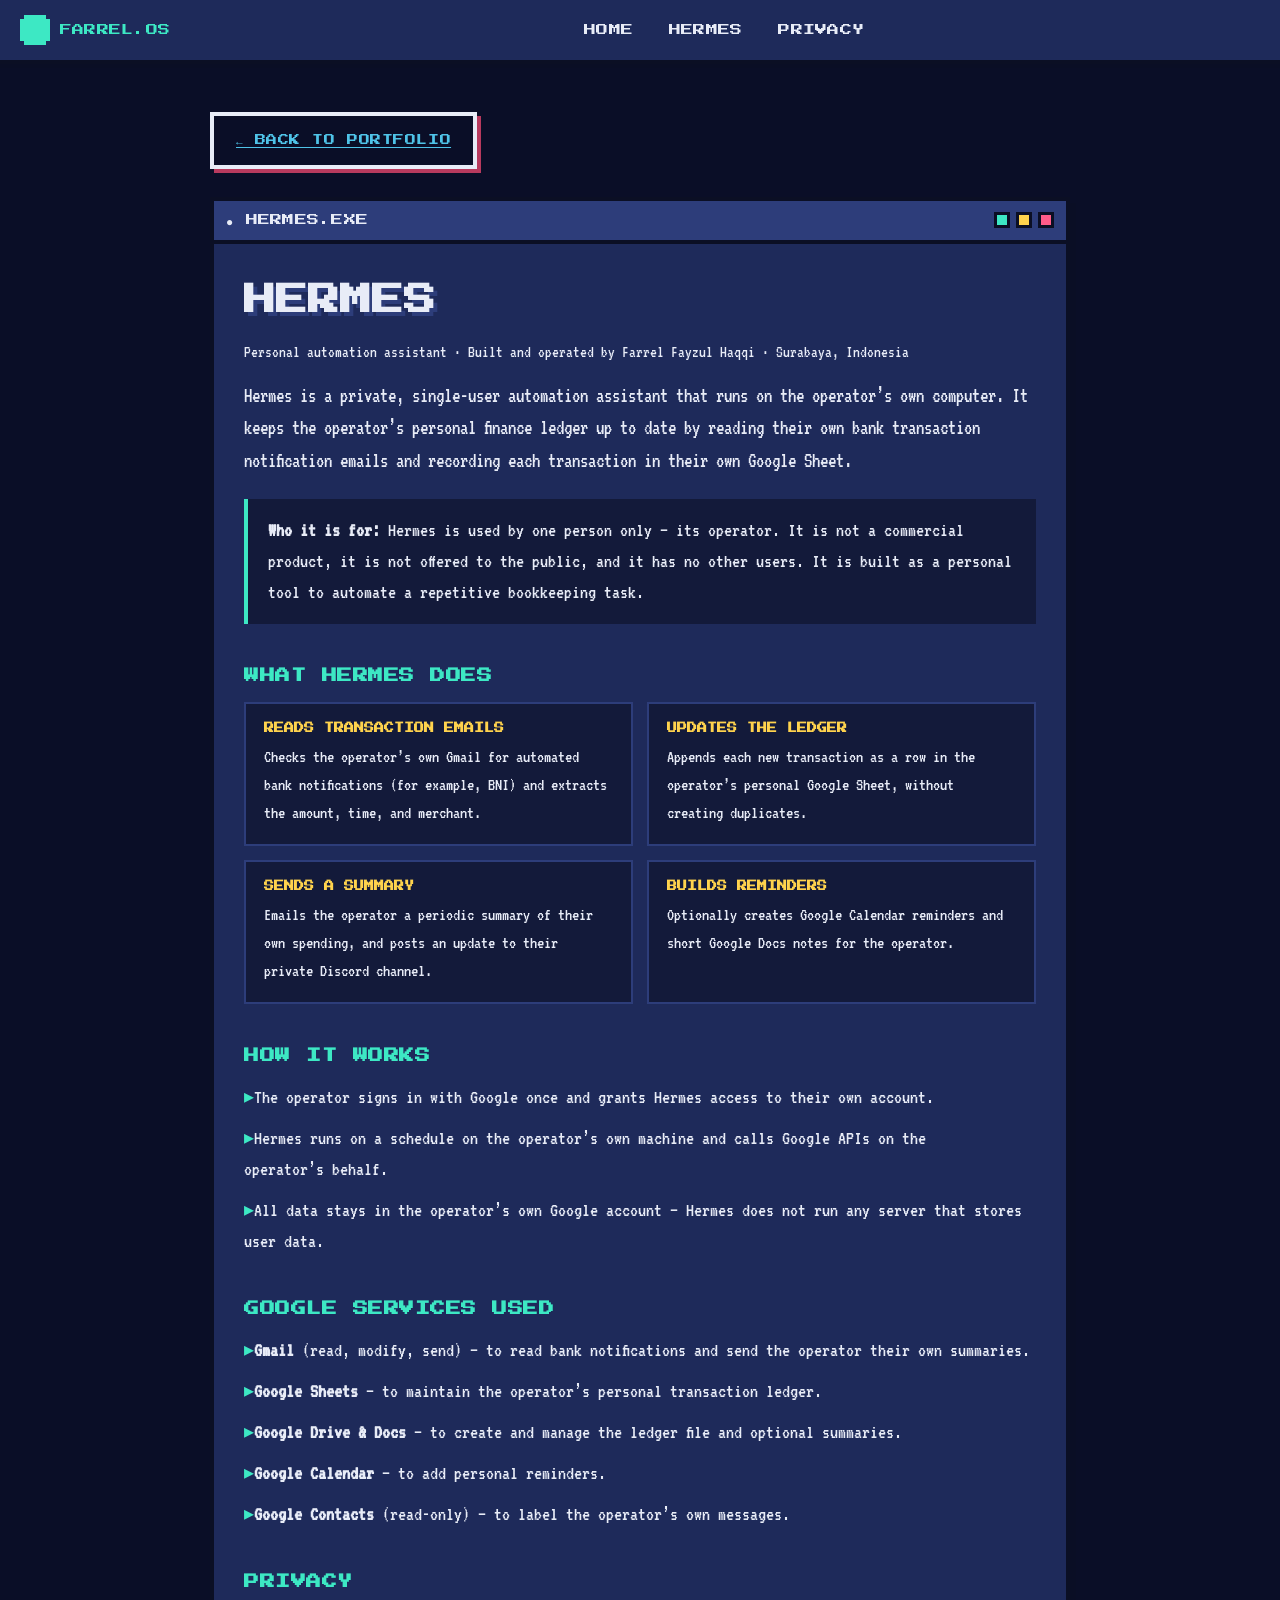
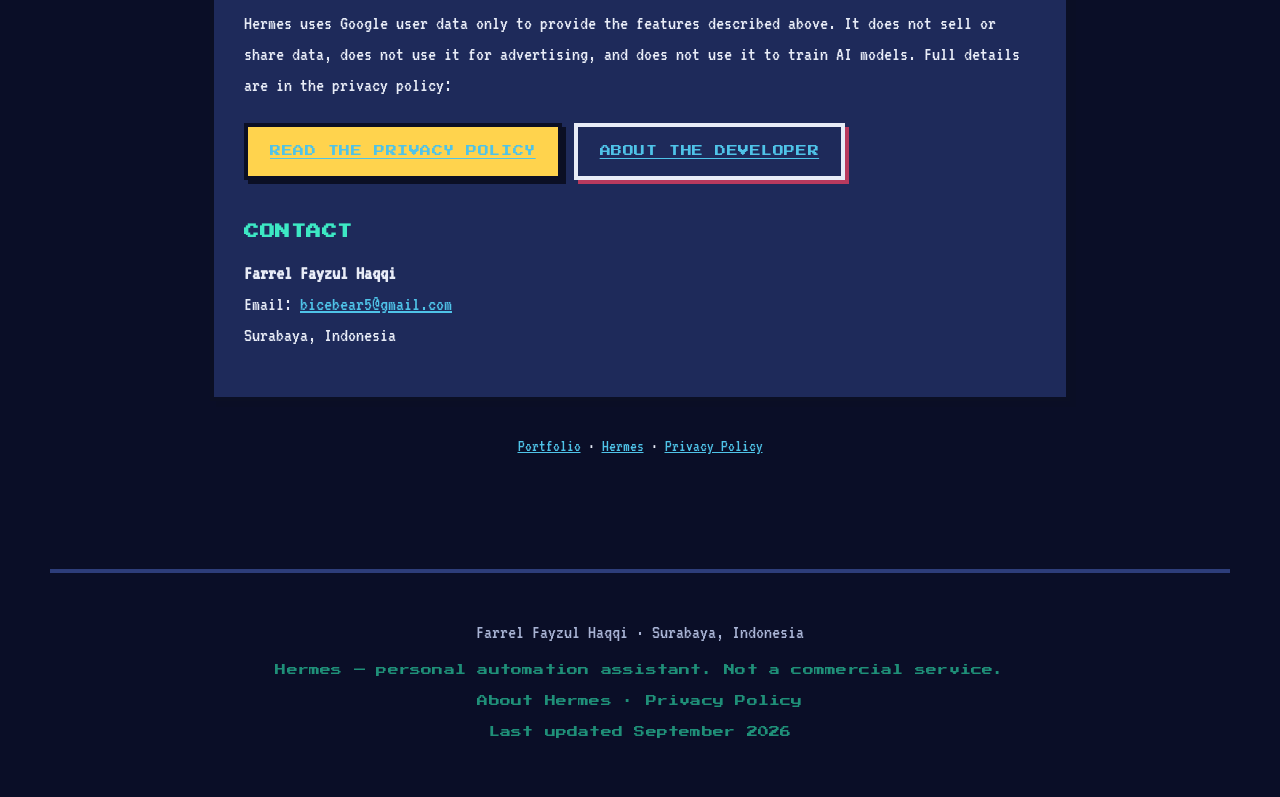
<file: hermes.html>
<!DOCTYPE html>
<html lang="en">
<head>
<meta charset="UTF-8">
<meta name="viewport" content="width=device-width, initial-scale=1.0">
<title>Hermes — Personal Automation Assistant | Farrel Fayzul Haqqi</title>
<meta name="description" content="Hermes is a private, single-user automation assistant that reads the operator's own bank notification emails and records transactions in their own Google Sheet.">
<meta name="theme-color" content="#0a0e27">
<meta name="author" content="Farrel Fayzul Haqqi">
<meta name="robots" content="noindex, follow">
<link rel="canonical" href="https://makhashimas.github.io/farrel-portfolio/hermes.html">

<meta property="og:type" content="website">
<meta property="og:site_name" content="Farrel Fayzul Haqqi">
<meta property="og:url" content="https://makhashimas.github.io/farrel-portfolio/hermes.html">
<meta property="og:title" content="Hermes — Personal Automation Assistant">
<meta property="og:description" content="A private, single-user assistant that keeps the operator's own transaction ledger up to date.">

<link rel="icon" href="favicon.svg" type="image/svg+xml">
<link rel="apple-touch-icon" href="assets/apple-touch-icon.png">
<link rel="manifest" href="site.webmanifest">

<link rel="preload" href="assets/fonts/press-start-2p-latin.woff2" as="font" type="font/woff2" crossorigin>
<link rel="preload" href="assets/fonts/vt323-latin.woff2" as="font" type="font/woff2" crossorigin>
<link rel="stylesheet" href="style.css">

<style>
  .doc { max-width: 900px; margin: 0 auto; padding: 48px 20px 96px; }
  .doc h2 {
    font-family: var(--f-pixel);
    font-size: 15px;
    line-height: 1.6;
    color: var(--cyan);
    margin: 40px 0 14px;
    letter-spacing: .5px;
  }
  .doc p { margin: 0 0 14px; color: var(--paper); }
  .doc li { margin: 0 0 10px; }
  .doc ul { margin: 0 0 16px; }
  .doc ul li::before { content: "\25B8 "; color: var(--cyan); }
  .doc a { color: var(--teal); text-decoration: underline; }
  .doc a:hover { color: var(--gold); }
  .doc__meta { color: var(--paper-dim); font-size: 17px; }
  .doc .win__body { padding: 32px 30px; }
  .doc__lead { font-size: 21px; }
  .doc__callout {
    border-left: 4px solid var(--cyan);
    background: var(--night-2);
    padding: 16px 20px;
    margin: 22px 0;
  }
  .doc__callout p { margin: 0; }
  .doc__cta { display: flex; gap: 12px; flex-wrap: wrap; margin: 22px 0 6px; }
  .doc__grid { display: grid; grid-template-columns: 1fr 1fr; gap: 14px; margin: 8px 0 18px; }
  .doc__card { border: 2px solid var(--navy-lite); background: var(--night-2); padding: 16px 18px; }
  .doc__card h3 { font-family: var(--f-pixel); font-size: 10px; color: var(--gold); margin: 0 0 8px; line-height: 1.6; }
  .doc__card p { margin: 0; font-size: 18px; }
  @media (max-width: 700px) { .doc__grid { grid-template-columns: 1fr; } }
</style>
</head>
<body>

<a class="skip" href="#doc">Skip to content</a>

<header class="bar">
  <div class="bar__brand">
    <span class="bar__logo" aria-hidden="true"></span>
    <a class="bar__name" href="index.html">FARREL.OS</a>
  </div>
  <nav class="bar__nav" aria-label="Main">
    <a href="index.html" class="bar__link"><span class="lbl-full">HOME</span><span class="lbl-short">HOME</span></a>
    <a href="hermes.html" class="bar__link" aria-current="page"><span class="lbl-full">HERMES</span><span class="lbl-short">APP</span></a>
    <a href="privacy.html" class="bar__link"><span class="lbl-full">PRIVACY</span><span class="lbl-short">PRIV</span></a>
  </nav>
</header>

<main class="doc" id="doc">

  <div style="margin-bottom:28px;">
    <a class="btn btn--ghost" href="index.html">&larr; BACK TO PORTFOLIO</a>
  </div>

  <div class="win">
    <div class="win__bar">
      <span class="win__title">&#9679; HERMES.EXE</span>
      <span class="win__ctrls" aria-hidden="true"><i></i><i></i><i></i></span>
    </div>
    <div class="win__body">

      <h1 class="sect__title" style="margin-bottom:14px;">HERMES</h1>
      <p class="doc__meta">Personal automation assistant &middot; Built and operated by Farrel Fayzul Haqqi &middot; Surabaya, Indonesia</p>

      <p class="doc__lead">Hermes is a private, single-user automation assistant that runs on the operator&rsquo;s own computer. It keeps the operator&rsquo;s personal finance ledger up to date by reading their own bank transaction notification emails and recording each transaction in their own Google Sheet.</p>

      <div class="doc__callout">
        <p><strong>Who it is for:</strong> Hermes is used by one person only &mdash; its operator. It is not a commercial product, it is not offered to the public, and it has no other users. It is built as a personal tool to automate a repetitive bookkeeping task.</p>
      </div>

      <h2>WHAT HERMES DOES</h2>
      <div class="doc__grid">
        <div class="doc__card">
          <h3>READS TRANSACTION EMAILS</h3>
          <p>Checks the operator&rsquo;s own Gmail for automated bank notifications (for example, BNI) and extracts the amount, time, and merchant.</p>
        </div>
        <div class="doc__card">
          <h3>UPDATES THE LEDGER</h3>
          <p>Appends each new transaction as a row in the operator&rsquo;s personal Google Sheet, without creating duplicates.</p>
        </div>
        <div class="doc__card">
          <h3>SENDS A SUMMARY</h3>
          <p>Emails the operator a periodic summary of their own spending, and posts an update to their private Discord channel.</p>
        </div>
        <div class="doc__card">
          <h3>BUILDS REMINDERS</h3>
          <p>Optionally creates Google Calendar reminders and short Google Docs notes for the operator.</p>
        </div>
      </div>

      <h2>HOW IT WORKS</h2>
      <ul>
        <li>The operator signs in with Google once and grants Hermes access to their own account.</li>
        <li>Hermes runs on a schedule on the operator&rsquo;s own machine and calls Google APIs on the operator&rsquo;s behalf.</li>
        <li>All data stays in the operator&rsquo;s own Google account &mdash; Hermes does not run any server that stores user data.</li>
      </ul>

      <h2>GOOGLE SERVICES USED</h2>
      <ul>
        <li><strong>Gmail</strong> (read, modify, send) &mdash; to read bank notifications and send the operator their own summaries.</li>
        <li><strong>Google Sheets</strong> &mdash; to maintain the operator&rsquo;s personal transaction ledger.</li>
        <li><strong>Google Drive &amp; Docs</strong> &mdash; to create and manage the ledger file and optional summaries.</li>
        <li><strong>Google Calendar</strong> &mdash; to add personal reminders.</li>
        <li><strong>Google Contacts</strong> (read-only) &mdash; to label the operator&rsquo;s own messages.</li>
      </ul>

      <h2>PRIVACY</h2>
      <p>Hermes uses Google user data only to provide the features described above. It does not sell or share data, does not use it for advertising, and does not use it to train AI models. Full details are in the privacy policy:</p>

      <div class="doc__cta">
        <a class="btn btn--primary" href="privacy.html">READ THE PRIVACY POLICY</a>
        <a class="btn btn--ghost" href="index.html">ABOUT THE DEVELOPER</a>
      </div>

      <h2>CONTACT</h2>
      <p><strong>Farrel Fayzul Haqqi</strong><br>
      Email: <a href="mailto:bicebear5@gmail.com">bicebear5@gmail.com</a><br>
      Surabaya, Indonesia</p>

    </div>
  </div>

  <p class="doc__meta" style="margin-top:32px;text-align:center;">
    <a href="index.html">Portfolio</a> &middot; <a href="hermes.html">Hermes</a> &middot; <a href="privacy.html">Privacy Policy</a>
  </p>

</main>

<footer class="foot">
  <p>Farrel Fayzul Haqqi &middot; Surabaya, Indonesia</p>
  <p class="foot__small">Hermes &mdash; personal automation assistant. Not a commercial service.</p>
  <p class="foot__small"><a href="hermes.html">About Hermes</a> &middot; <a href="privacy.html">Privacy Policy</a></p>
  <p class="foot__small">Last updated <time datetime="2026-09-23">September 2026</time></p>
</footer>

</body>
</html>
</file>
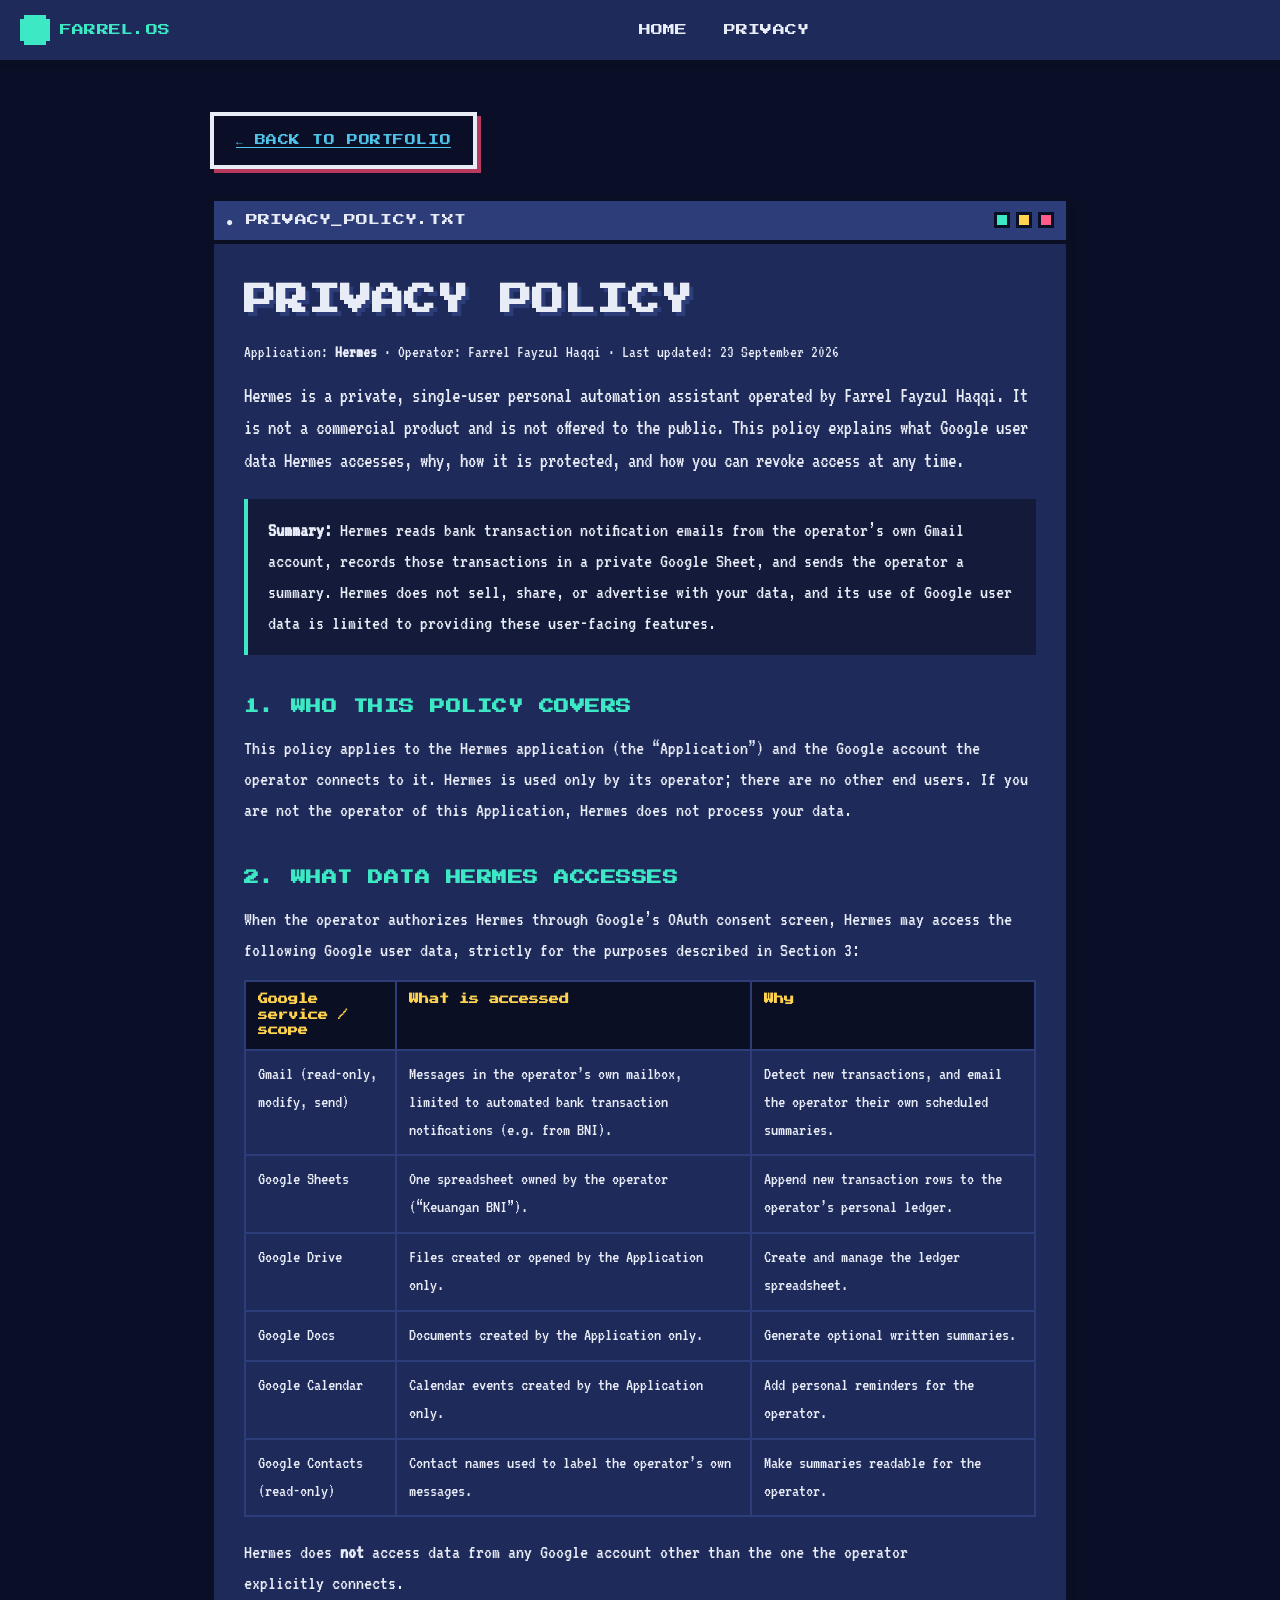
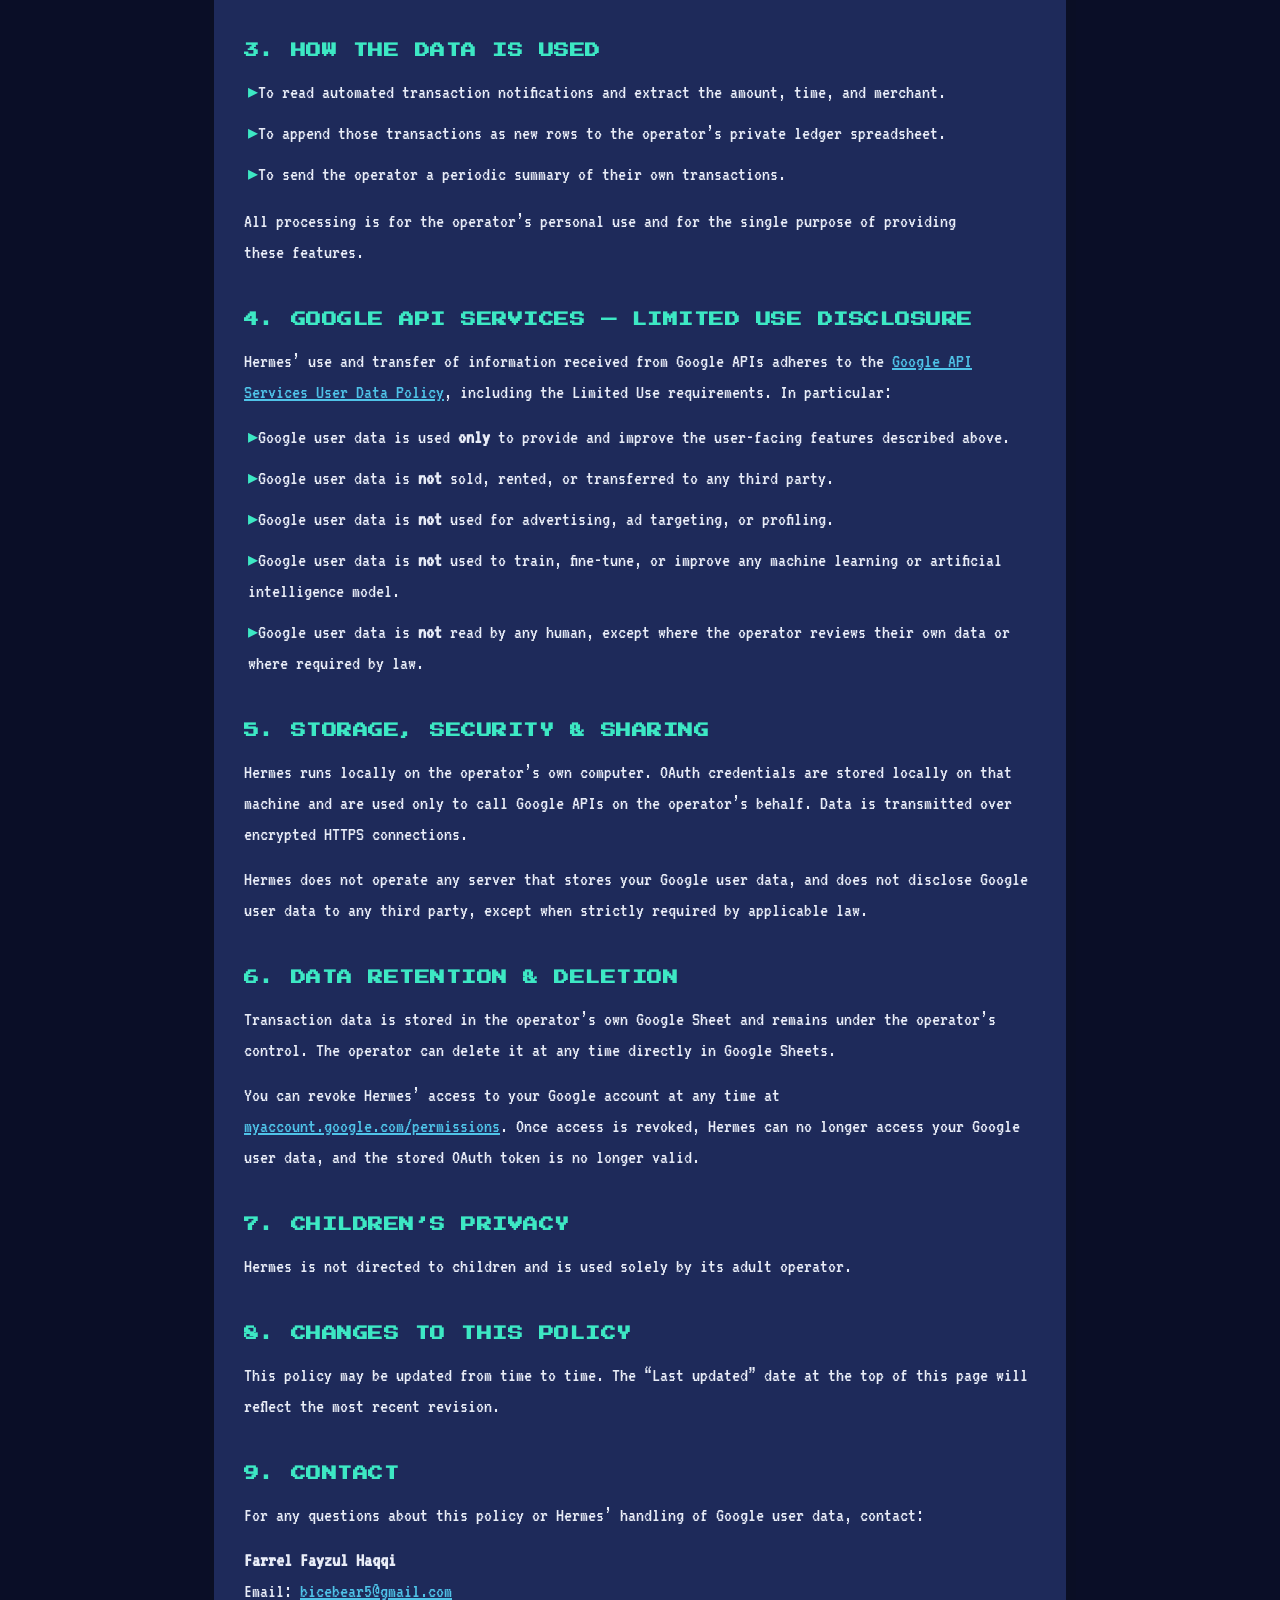
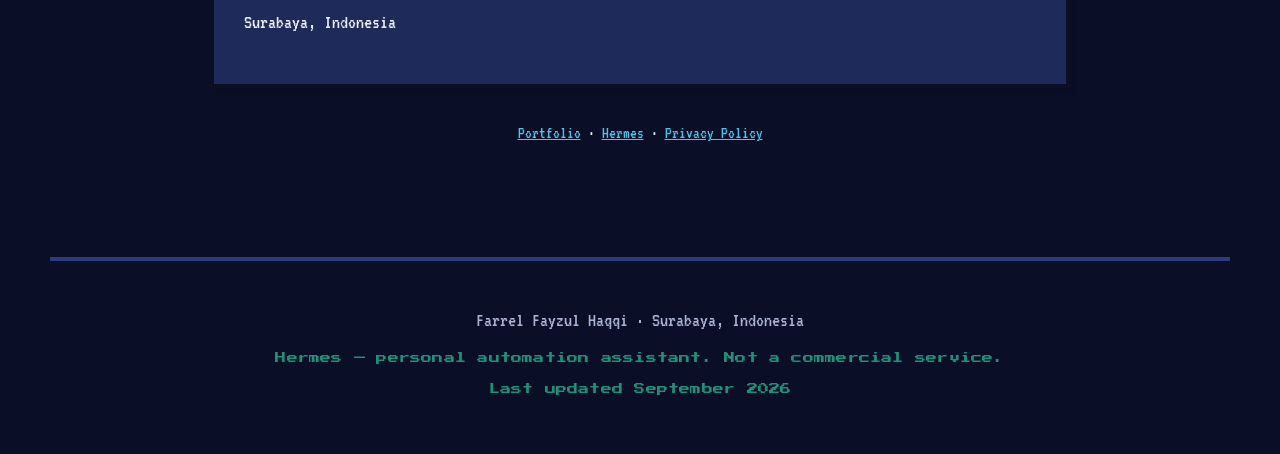
<file: privacy.html>
<!DOCTYPE html>
<html lang="en">
<head>
<meta charset="UTF-8">
<meta name="viewport" content="width=device-width, initial-scale=1.0">
<title>Privacy Policy | Hermes — Farrel Fayzul Haqqi</title>
<meta name="description" content="Privacy Policy for Hermes, a personal automation assistant by Farrel Fayzul Haqqi. Explains what Google user data is accessed, how it is used, and how to revoke access.">
<meta name="theme-color" content="#0a0e27">
<meta name="author" content="Farrel Fayzul Haqqi">
<meta name="robots" content="noindex, follow">
<link rel="canonical" href="https://makhashimas.github.io/farrel-portfolio/privacy.html">

<meta property="og:type" content="website">
<meta property="og:site_name" content="Farrel Fayzul Haqqi">
<meta property="og:url" content="https://makhashimas.github.io/farrel-portfolio/privacy.html">
<meta property="og:title" content="Privacy Policy | Hermes">
<meta property="og:description" content="How the Hermes personal automation assistant handles your Google user data.">

<link rel="icon" href="favicon.svg" type="image/svg+xml">
<link rel="apple-touch-icon" href="assets/apple-touch-icon.png">
<link rel="manifest" href="site.webmanifest">

<link rel="preload" href="assets/fonts/press-start-2p-latin.woff2" as="font" type="font/woff2" crossorigin>
<link rel="preload" href="assets/fonts/vt323-latin.woff2" as="font" type="font/woff2" crossorigin>
<link rel="stylesheet" href="style.css">

<style>
  /* Page-scoped additions only — base look comes from style.css */
  .doc { max-width: 900px; margin: 0 auto; padding: 48px 20px 96px; }
  .doc__back { margin-bottom: 28px; }
  .doc h2 {
    font-family: var(--f-pixel);
    font-size: 15px;
    line-height: 1.6;
    color: var(--cyan);
    margin: 40px 0 14px;
    letter-spacing: .5px;
  }
  .doc h3 {
    font-family: var(--f-pixel);
    font-size: 11px;
    line-height: 1.6;
    color: var(--gold);
    margin: 26px 0 10px;
  }
  .doc p { margin: 0 0 14px; color: var(--paper); }
  .doc li { margin: 0 0 10px; padding-left: 4px; }
  .doc ul { margin: 0 0 16px; }
  .doc ul li::before { content: "\25B8 "; color: var(--cyan); }
  .doc a { color: var(--teal); text-decoration: underline; }
  .doc a:hover { color: var(--gold); }
  .doc__meta { color: var(--paper-dim); font-size: 17px; }
  .doc .win__body { padding: 32px 30px; }
  .doc__lead { font-size: 21px; color: var(--paper); }
  .doc__callout {
    border-left: 4px solid var(--cyan);
    background: var(--night-2);
    padding: 16px 20px;
    margin: 22px 0;
  }
  .doc__callout p { margin: 0; }
  .doc table { width: 100%; border-collapse: collapse; margin: 10px 0 20px; }
  .doc th, .doc td {
    border: 2px solid var(--navy-lite);
    padding: 10px 12px;
    text-align: left;
    vertical-align: top;
    font-size: 18px;
  }
  .doc th { font-family: var(--f-pixel); font-size: 10px; color: var(--gold); background: var(--ink); }
</style>
</head>
<body>

<a class="skip" href="#doc">Skip to content</a>

<header class="bar">
  <div class="bar__brand">
    <span class="bar__logo" aria-hidden="true"></span>
    <a class="bar__name" href="index.html">FARREL.OS</a>
  </div>
  <nav class="bar__nav" aria-label="Main">
    <a href="index.html" class="bar__link"><span class="lbl-full">HOME</span><span class="lbl-short">HOME</span></a>
    <a href="privacy.html" class="bar__link" aria-current="page"><span class="lbl-full">PRIVACY</span><span class="lbl-short">PRIV</span></a>
  </nav>
</header>

<main class="doc" id="doc">

  <div class="doc__back">
    <a class="btn btn--ghost" href="index.html">&larr; BACK TO PORTFOLIO</a>
  </div>

  <div class="win">
    <div class="win__bar">
      <span class="win__title">&#9679; PRIVACY_POLICY.TXT</span>
      <span class="win__ctrls" aria-hidden="true"><i></i><i></i><i></i></span>
    </div>
    <div class="win__body">

      <h1 class="sect__title" style="margin-bottom:14px;">PRIVACY POLICY</h1>
      <p class="doc__meta">Application: <strong>Hermes</strong> &middot; Operator: Farrel Fayzul Haqqi &middot; Last updated: 23 September 2026</p>

      <p class="doc__lead">Hermes is a private, single-user personal automation assistant operated by Farrel Fayzul Haqqi. It is not a commercial product and is not offered to the public. This policy explains what Google user data Hermes accesses, why, how it is protected, and how you can revoke access at any time.</p>

      <div class="doc__callout">
        <p><strong>Summary:</strong> Hermes reads bank transaction notification emails from the operator&rsquo;s own Gmail account, records those transactions in a private Google Sheet, and sends the operator a summary. Hermes does not sell, share, or advertise with your data, and its use of Google user data is limited to providing these user-facing features.</p>
      </div>

      <h2>1. WHO THIS POLICY COVERS</h2>
      <p>This policy applies to the Hermes application (the &ldquo;Application&rdquo;) and the Google account the operator connects to it. Hermes is used only by its operator; there are no other end users. If you are not the operator of this Application, Hermes does not process your data.</p>

      <h2>2. WHAT DATA HERMES ACCESSES</h2>
      <p>When the operator authorizes Hermes through Google&rsquo;s OAuth consent screen, Hermes may access the following Google user data, strictly for the purposes described in Section 3:</p>

      <table>
        <thead>
          <tr><th>Google service / scope</th><th>What is accessed</th><th>Why</th></tr>
        </thead>
        <tbody>
          <tr>
            <td>Gmail (read-only, modify, send)</td>
            <td>Messages in the operator&rsquo;s own mailbox, limited to automated bank transaction notifications (e.g. from BNI).</td>
            <td>Detect new transactions, and email the operator their own scheduled summaries.</td>
          </tr>
          <tr>
            <td>Google Sheets</td>
            <td>One spreadsheet owned by the operator (&ldquo;Keuangan BNI&rdquo;).</td>
            <td>Append new transaction rows to the operator&rsquo;s personal ledger.</td>
          </tr>
          <tr>
            <td>Google Drive</td>
            <td>Files created or opened by the Application only.</td>
            <td>Create and manage the ledger spreadsheet.</td>
          </tr>
          <tr>
            <td>Google Docs</td>
            <td>Documents created by the Application only.</td>
            <td>Generate optional written summaries.</td>
          </tr>
          <tr>
            <td>Google Calendar</td>
            <td>Calendar events created by the Application only.</td>
            <td>Add personal reminders for the operator.</td>
          </tr>
          <tr>
            <td>Google Contacts (read-only)</td>
            <td>Contact names used to label the operator&rsquo;s own messages.</td>
            <td>Make summaries readable for the operator.</td>
          </tr>
        </tbody>
      </table>

      <p>Hermes does <strong>not</strong> access data from any Google account other than the one the operator explicitly connects.</p>

      <h2>3. HOW THE DATA IS USED</h2>
      <ul>
        <li>To read automated transaction notifications and extract the amount, time, and merchant.</li>
        <li>To append those transactions as new rows to the operator&rsquo;s private ledger spreadsheet.</li>
        <li>To send the operator a periodic summary of their own transactions.</li>
      </ul>
      <p>All processing is for the operator&rsquo;s personal use and for the single purpose of providing these features.</p>

      <h2>4. GOOGLE API SERVICES &mdash; LIMITED USE DISCLOSURE</h2>
      <p>Hermes&rsquo; use and transfer of information received from Google APIs adheres to the <a href="https://developers.google.com/terms/api-services-user-data-policy" target="_blank" rel="noopener">Google API Services User Data Policy</a>, including the Limited Use requirements. In particular:</p>
      <ul>
        <li>Google user data is used <strong>only</strong> to provide and improve the user-facing features described above.</li>
        <li>Google user data is <strong>not</strong> sold, rented, or transferred to any third party.</li>
        <li>Google user data is <strong>not</strong> used for advertising, ad targeting, or profiling.</li>
        <li>Google user data is <strong>not</strong> used to train, fine-tune, or improve any machine learning or artificial intelligence model.</li>
        <li>Google user data is <strong>not</strong> read by any human, except where the operator reviews their own data or where required by law.</li>
      </ul>

      <h2>5. STORAGE, SECURITY &amp; SHARING</h2>
      <p>Hermes runs locally on the operator&rsquo;s own computer. OAuth credentials are stored locally on that machine and are used only to call Google APIs on the operator&rsquo;s behalf. Data is transmitted over encrypted HTTPS connections.</p>
      <p>Hermes does not operate any server that stores your Google user data, and does not disclose Google user data to any third party, except when strictly required by applicable law.</p>

      <h2>6. DATA RETENTION &amp; DELETION</h2>
      <p>Transaction data is stored in the operator&rsquo;s own Google Sheet and remains under the operator&rsquo;s control. The operator can delete it at any time directly in Google Sheets.</p>
      <p>You can revoke Hermes&rsquo; access to your Google account at any time at <a href="https://myaccount.google.com/permissions" target="_blank" rel="noopener">myaccount.google.com/permissions</a>. Once access is revoked, Hermes can no longer access your Google user data, and the stored OAuth token is no longer valid.</p>

      <h2>7. CHILDREN&rsquo;S PRIVACY</h2>
      <p>Hermes is not directed to children and is used solely by its adult operator.</p>

      <h2>8. CHANGES TO THIS POLICY</h2>
      <p>This policy may be updated from time to time. The &ldquo;Last updated&rdquo; date at the top of this page will reflect the most recent revision.</p>

      <h2>9. CONTACT</h2>
      <p>For any questions about this policy or Hermes&rsquo; handling of Google user data, contact:</p>
      <p><strong>Farrel Fayzul Haqqi</strong><br>
      Email: <a href="mailto:bicebear5@gmail.com">bicebear5@gmail.com</a><br>
      Surabaya, Indonesia</p>

    </div>
  </div>

  <p class="doc__meta" style="margin-top:32px;text-align:center;">
    <a href="index.html">Portfolio</a> &middot; <a href="hermes.html">Hermes</a> &middot; <a href="privacy.html">Privacy Policy</a>
  </p>

</main>

<footer class="foot">
  <p>Farrel Fayzul Haqqi &middot; Surabaya, Indonesia</p>
  <p class="foot__small">Hermes &mdash; personal automation assistant. Not a commercial service.</p>
  <p class="foot__small">Last updated <time datetime="2026-09-23">September 2026</time></p>
</footer>

</body>
</html>
</file>
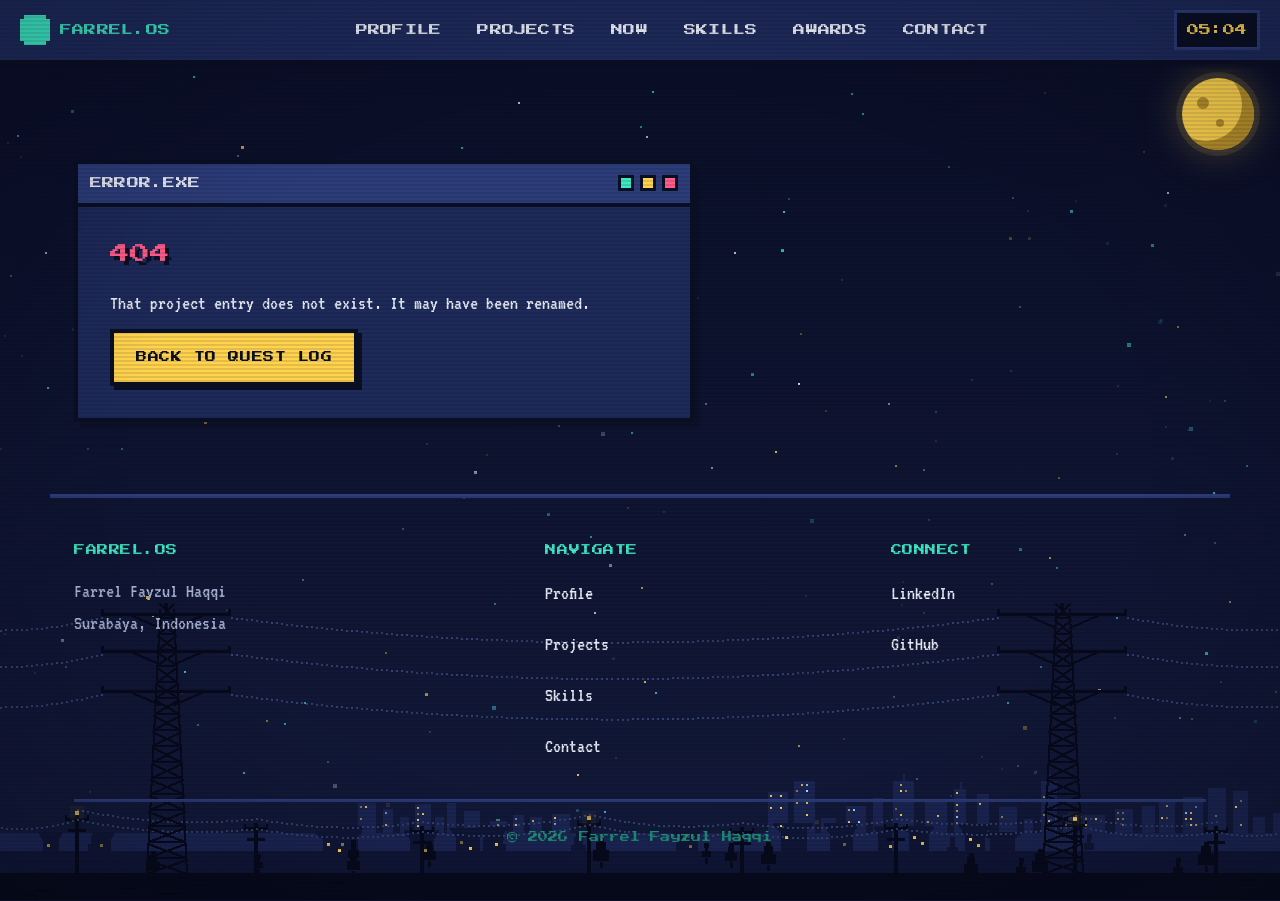
<file: project.html>
<!DOCTYPE html>
<html lang="en">
<head>
<meta charset="UTF-8">
<meta name="viewport" content="width=device-width, initial-scale=1.0">
<title>Project | Farrel Fayzul Haqqi</title>
<meta name="description" content="Project detail. Electrical engineering builds by Farrel Fayzul Haqqi.">
<meta name="theme-color" content="#0a0e27" id="themeColor">
<script>
  try { if (localStorage.getItem('farrel-theme') === 'sunset') document.documentElement.setAttribute('data-theme', 'sunset'); } catch (e) {}
</script>
<meta name="author" content="Farrel Fayzul Haqqi">
<meta name="robots" content="index, follow">

<!-- Icons -->
<link rel="icon" href="favicon.svg" type="image/svg+xml">
<link rel="apple-touch-icon" href="assets/apple-touch-icon.png">

<link rel="preload" href="assets/fonts/press-start-2p-latin.woff2" as="font" type="font/woff2" crossorigin>
<link rel="preload" href="assets/fonts/vt323-latin.woff2" as="font" type="font/woff2" crossorigin>
<link rel="stylesheet" href="style.css?v=amp4">
</head>
<body class="body--proj">

<!-- ============ STARFIELD BACKDROP ============ -->
<div class="sky__grad" aria-hidden="true"></div>
<canvas id="horizon" class="horizon" aria-hidden="true"></canvas>
<div class="sky__moonwrap">
  <div class="sky__sunrays" aria-hidden="true"></div>
  <button class="sky__moon" id="moonBtn" type="button" aria-label="Switch to sunset theme" aria-pressed="false" title="Sunset mode"></button>
</div>
<div class="crt" aria-hidden="true"></div>

<!-- ============ TASKBAR NAV ============ -->
<header class="bar">
  <div class="bar__brand">
    <span class="bar__logo" aria-hidden="true"></span>
    <span class="bar__name">FARREL.OS</span>
  </div>
  <nav class="bar__nav" aria-label="Main">
    <a href="index.html#about" class="bar__link"><span class="lbl-full">PROFILE</span><span class="lbl-short">ABOUT</span></a>
    <a href="index.html#projects" class="bar__link"><span class="lbl-full">PROJECTS</span><span class="lbl-short">WORK</span></a>
    <a href="index.html#now" class="bar__link"><span class="lbl-full">NOW</span><span class="lbl-short">NOW</span></a>
    <a href="index.html#skills" class="bar__link"><span class="lbl-full">SKILLS</span><span class="lbl-short">SKILLS</span></a>
    <a href="index.html#awards" class="bar__link"><span class="lbl-full">AWARDS</span><span class="lbl-short">WINS</span></a>
    <a href="index.html#contact" class="bar__link"><span class="lbl-full">CONTACT</span><span class="lbl-short">MAIL</span></a>
  </nav>
  <div class="bar__clock" id="clock">--:--</div>
</header>

<main class="proj" id="projRoot">
  <!-- rendered by project.js from projects-data.js -->
</main>

<footer class="foot">
  <div class="foot__grid">
    <div class="foot__col">
      <p class="foot__h">FARREL.OS</p>
      <p class="foot__p">Farrel Fayzul Haqqi<br>Surabaya, Indonesia</p>
    </div>
    <div class="foot__col">
      <p class="foot__h">NAVIGATE</p>
      <ul class="foot__links">
        <li><a href="index.html#about">Profile</a></li>
        <li><a href="index.html#projects">Projects</a></li>
        <li><a href="index.html#skills">Skills</a></li>
        <li><a href="index.html#contact">Contact</a></li>
      </ul>
    </div>
    <div class="foot__col">
      <p class="foot__h">CONNECT</p>
      <ul class="foot__links">
        <li><a href="https://www.linkedin.com/in/farrel-fayzul-haqqi-26a31b29b" target="_blank" rel="noopener">LinkedIn</a></li>
        <li><a href="https://github.com/makhashimas" target="_blank" rel="noopener">GitHub</a></li>
      </ul>
    </div>
  </div>
  <p class="foot__base">&copy; 2026 Farrel Fayzul Haqqi</p>
</footer>

<script src="assets/js/lenis.min.js"></script>
<script src="assets/js/motion.min.js"></script>
<script>
  /* Lenis has to exist BEFORE project.js injects the markup: it measures the
     page on construction, and an empty page gives it a scroll limit of 0,
     which makes it swallow every wheel event. */
  (function () {
    if (!window.matchMedia('(prefers-reduced-motion: reduce)').matches && typeof window.Lenis === 'function') {
      window.__lenis = new window.Lenis({ autoRaf: true });
    }
  })();
</script>
<script src="projects-data.js"></script>
<script src="project.js"></script>
<script src="motion.js"></script>
<script src="horizon.js"></script>
<script>
  (function () {
    var clock = document.getElementById('clock');
    function tick() {
      if (!clock) return;
      var d = new Date();
      clock.textContent = String(d.getHours()).padStart(2, '0') + ':' + String(d.getMinutes()).padStart(2, '0');
    }
    tick();
    setInterval(tick, 15000);
  })();
</script>
</body>
</html>
</file>
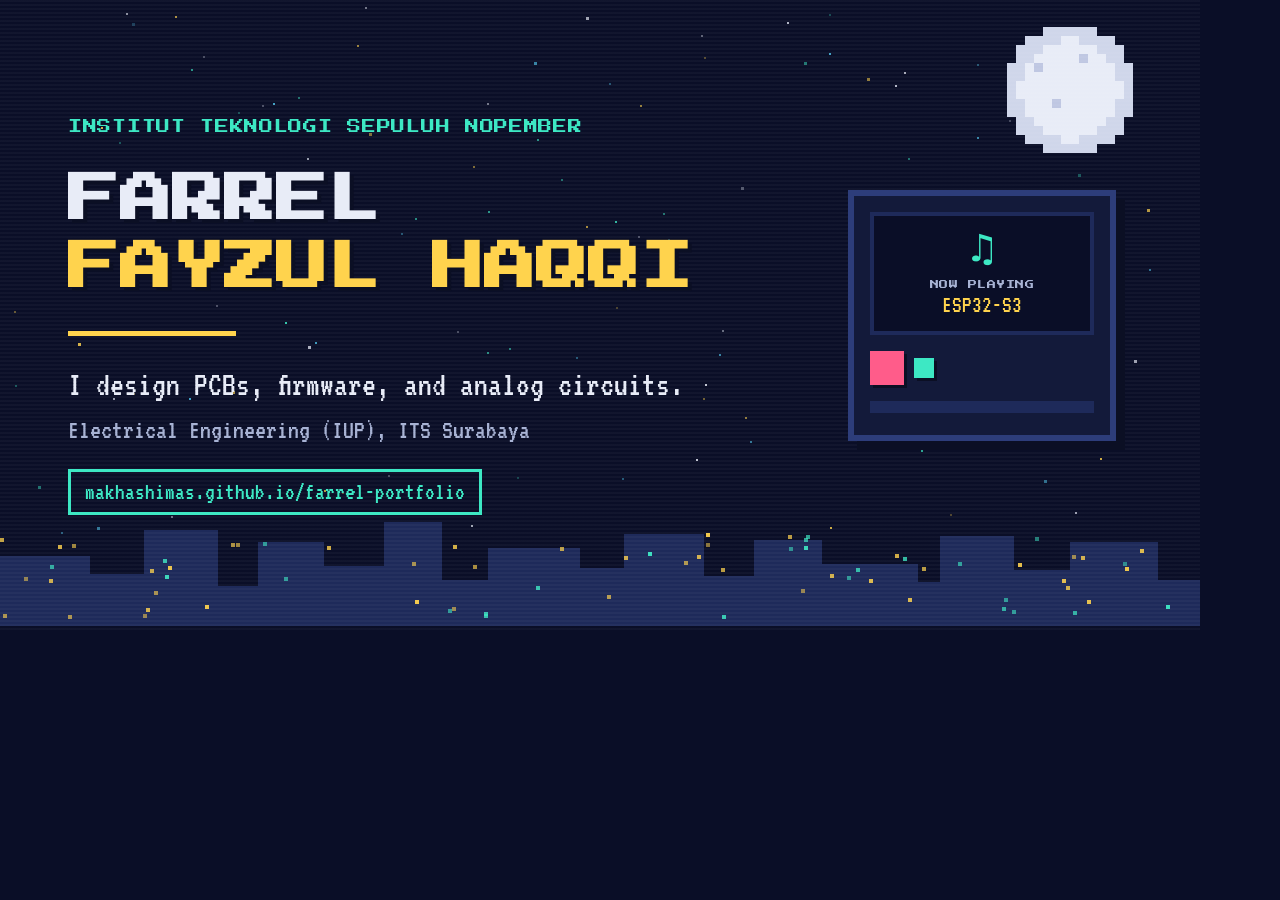
<file: assets/og-card.html>
<!DOCTYPE html>
<html lang="en">
<head>
<meta charset="UTF-8">
<meta name="robots" content="noindex, nofollow">
<title>FARREL.OS social card generator</title>
<link rel="preload" href="../assets/fonts/press-start-2p-latin.woff2" as="font" type="font/woff2" crossorigin>
<link rel="preload" href="../assets/fonts/vt323-latin.woff2" as="font" type="font/woff2" crossorigin>
<style>
  @font-face {
    font-family: 'Press Start 2P';
    font-style: normal;
    font-weight: 400;
    font-display: swap;
    src: url('../assets/fonts/press-start-2p-latin.woff2') format('woff2');
  }
  @font-face {
    font-family: 'VT323';
    font-style: normal;
    font-weight: 400;
    font-display: swap;
    src: url('../assets/fonts/vt323-latin.woff2') format('woff2');
  }
  * { margin: 0; padding: 0; box-sizing: border-box; }
  html, body { width: 1200px; height: 630px; overflow: hidden; }
  body { background: #0a0e27; color: #e8ecf7; font-family: 'VT323', monospace; position: relative; }
  #sky { position: absolute; inset: 0; }
  .scan {
    position: absolute; inset: 0; pointer-events: none;
    background: repeating-linear-gradient(to bottom, rgba(255,255,255,.03) 0 2px, rgba(0,0,0,0) 2px 4px);
  }
  .wrap {
    position: absolute; inset: 0;
    display: flex; align-items: center; justify-content: space-between;
    padding: 58px 68px; gap: 30px;
  }
  .copy { width: 690px; }
  .kick {
    font-family: 'Press Start 2P', monospace;
    font-size: 14px; color: #3de8c4; letter-spacing: .05em; line-height: 1.8;
  }
  .name {
    font-family: 'Press Start 2P', monospace;
    font-size: 52px; line-height: 1.32; margin-top: 26px;
    text-shadow: 4px 4px 0 #0b0f24;
  }
  .name span { display: block; }
  .name .b { color: #ffd34d; }
  .rule { width: 168px; height: 5px; background: #ffd34d; margin: 28px 0; }
  .tag { font-size: 34px; line-height: 1.25; }
  .sub { font-size: 27px; color: #a8b3d4; margin-top: 10px; }
  .url {
    display: inline-block; margin-top: 26px;
    border: 3px solid #3de8c4; padding: 8px 14px;
    font-size: 24px; color: #3de8c4;
  }
  .art { width: 300px; display: flex; justify-content: center; }
  .dev {
    width: 268px; background: #131a3a;
    border: 6px solid #2d3d7a; box-shadow: 9px 9px 0 #0b0f24;
    padding: 16px 16px 22px;
  }
  .dev__screen { background: #0a0e27; border: 4px solid #1e2a5a; padding: 14px 10px; text-align: center; }
  .dev__note { display: block; font-size: 40px; color: #3de8c4; line-height: 1; }
  .dev__lbl {
    display: block; font-family: 'Press Start 2P', monospace;
    font-size: 9px; color: #a8b3d4; margin-top: 10px; letter-spacing: .05em;
  }
  .dev__trk { display: block; font-size: 24px; color: #ffd34d; margin-top: 4px; }
  .dev__row { display: flex; gap: 10px; margin-top: 16px; align-items: center; }
  .dev__btn { width: 34px; height: 34px; background: #ff5c8a; box-shadow: 3px 3px 0 #0b0f24; }
  .dev__btn--c { background: #3de8c4; width: 20px; height: 20px; }
  .dev__slot { height: 12px; background: #1e2a5a; margin-top: 16px; }
</style>
</head>
<body>
<canvas id="sky" width="1200" height="630"></canvas>
<div class="scan"></div>
<div class="wrap">
  <div class="copy">
    <p class="kick">INSTITUT TEKNOLOGI SEPULUH NOPEMBER</p>
    <h1 class="name"><span>FARREL</span><span class="b">FAYZUL HAQQI</span></h1>
    <div class="rule"></div>
    <p class="tag">I design PCBs, firmware, and analog circuits.</p>
    <p class="sub">Electrical Engineering (IUP), ITS Surabaya</p>
    <span class="url">makhashimas.github.io/farrel-portfolio</span>
  </div>
  <div class="art">
    <div class="dev">
      <div class="dev__screen">
        <span class="dev__note">&#9835;</span>
        <span class="dev__lbl">NOW PLAYING</span>
        <span class="dev__trk">ESP32-S3</span>
      </div>
      <div class="dev__row"><span class="dev__btn"></span><span class="dev__btn dev__btn--c"></span></div>
      <div class="dev__slot"></div>
    </div>
  </div>
</div>
<script>
(function () {
  var c = document.getElementById('sky');
  var x = c.getContext('2d');
  var W = 1200, H = 630;
  var seed = 20260922;
  function rnd() { seed = (seed * 1664525 + 1013904223) % 4294967296; return seed / 4294967296; }

  var cols = ['#e8ecf7', '#3de8c4', '#ffd34d', '#4fc3e8'];
  x.clearRect(0, 0, W, H);

  for (var i = 0; i < 110; i++) {
    var px = Math.round(rnd() * W);
    var py = Math.round(rnd() * H * 0.86);
    var s = rnd() < 0.8 ? 2 : 3;
    x.globalAlpha = 0.25 + rnd() * 0.6;
    x.fillStyle = cols[i % cols.length];
    x.fillRect(px, py, s, s);
  }
  x.globalAlpha = 1;

  // pixel moon, top right, above the device
  var mx = 998, my = 18, cell = 9, R = 7.3;
  for (var gx = 0; gx < 16; gx++) {
    for (var gy = 0; gy < 16; gy++) {
      var dx = gx - 7.5, dy = gy - 7.5;
      var d = Math.sqrt(dx * dx + dy * dy);
      if (d > R) continue;
      var shade = d > R - 1.7 ? '#cfd6ea' : '#e8ecf7';
      if ((gx === 4 && gy === 5) || (gx === 6 && gy === 9) || (gx === 9 && gy === 4)) shade = '#bfc7e2';
      x.fillStyle = shade;
      x.fillRect(mx + gx * cell, my + gy * cell, cell, cell);
    }
  }

  // city silhouette
  var base = H - 4;
  var skyline = [
    [0, 70, 90], [90, 52, 54], [144, 96, 74], [218, 40, 60], [258, 84, 66],
    [324, 60, 88], [384, 104, 58], [442, 46, 72], [488, 78, 92], [566, 58, 64],
    [624, 92, 80], [704, 50, 58], [754, 86, 68], [822, 62, 96], [884, 44, 56],
    [940, 90, 74], [1014, 56, 62], [1070, 84, 88], [1154, 46, 46]
  ];
  x.fillStyle = '#1e2a5a';
  for (var k = 0; k < skyline.length; k++) {
    x.fillRect(skyline[k][0], base - skyline[k][1], skyline[k][2], skyline[k][1]);
  }

  for (var w = 0; w < 70; w++) {
    var wx = Math.round(rnd() * W);
    var wy = base - Math.round(rnd() * 84) - 10;
    x.globalAlpha = 0.5 + rnd() * 0.45;
    x.fillStyle = rnd() < 0.6 ? '#ffd34d' : '#3de8c4';
    x.fillRect(wx, wy, 4, 4);
  }
  x.globalAlpha = 1;
})();
</script>
</body>
</html>
</file>
<file: style.css>
/* ============================================================
   FARREL.OS - pixel art portfolio
   Design read: personal portfolio for recruiters and program
   reviewers, retro desktop / 16-bit game language.
   Dials: VARIANCE 8 / MOTION 7 / DENSITY 4
   ============================================================ */

/* ---------- self-hosted fonts (no third-party requests) ---------- */
@font-face {
  font-family: 'Press Start 2P';
  font-style: normal;
  font-weight: 400;
  font-display: swap;
  src: url('assets/fonts/press-start-2p-latin.woff2') format('woff2');
  unicode-range: U+0000-00FF, U+0131, U+0152-0153, U+02BB-02BC, U+02C6, U+02DA, U+02DC, U+0304, U+0308, U+0329, U+2000-206F, U+20AC, U+2122, U+2191, U+2193, U+2212, U+2215, U+FEFF, U+FFFD;
}
@font-face {
  font-family: 'VT323';
  font-style: normal;
  font-weight: 400;
  font-display: swap;
  src: url('assets/fonts/vt323-latin.woff2') format('woff2');
  unicode-range: U+0000-00FF, U+0131, U+0152-0153, U+02BB-02BC, U+02C6, U+02DA, U+02DC, U+0304, U+0308, U+0329, U+2000-206F, U+20AC, U+2122, U+2191, U+2193, U+2212, U+2215, U+FEFF, U+FFFD;
}

/* ---------- tokens ---------- */
:root {
  --night:      #0a0e27;
  --night-2:    #131a3a;
  --navy:       #1e2a5a;
  --navy-lite:  #2d3d7a;
  --ink:        #0b0f24;
  --paper:      #e8ecf7;
  --paper-dim:  #a8b3d4;
  --cyan:       #3de8c4;
  --cyan-dim:   #1f8f78;
  --gold:       #ffd34d;
  --gold-dim:   #b8912a;
  --rose:       #ff5c8a;
  --rose-dim:   #b83a5e;
  --teal:       #4fc3e8;

  --shadow-hard: 4px 4px 0 var(--ink);
  --shadow-soft: 6px 6px 0 rgba(11, 15, 36, .55);

  --f-pixel: 'Press Start 2P', 'Courier New', monospace;
  --f-term:  'VT323', 'Courier New', monospace;

  --r: 0px; /* shape lock: all sharp */

  --sky-a: #0a0e27;
  --sky-b: #131a3a;
  --moon-face: #ffd34d;
  --moon-shade: #b8912a;
  --moon-glow: rgba(255, 211, 77, .35);
  --moon-ring: rgba(255, 211, 77, .12);
  --star-alpha: 1;
  --hill-fill: #131a3a;
  --hill-line: rgba(45, 61, 122, .45);
  --beat: 0;
}

/* ---------- sunset theme ---------- */
html[data-theme="sunset"] {
  --night:      #1c0b2e;
  --night-2:    #2e1445;
  --navy:       #401c5e;
  --navy-lite:  #63318a;
  --ink:        #150722;
  --paper:      #fff1e4;
  --paper-dim:  #cfa6c0;
  --cyan:       #ff9a5c;
  --cyan-dim:   #b8663a;
  --gold:       #ffd93d;
  --gold-dim:   #b8912a;
  --rose:       #ff4d6d;
  --rose-dim:   #b83a52;
  --teal:       #ffb347;

  --shadow-soft: 6px 6px 0 rgba(21, 7, 34, .6);

  --sky-a: #2a0f45;
  --sky-b: #5c2350;
  --moon-face: #ffb347;
  --moon-shade: #ff7a45;
  --moon-glow: rgba(255, 140, 70, .5);
  --moon-ring: rgba(255, 154, 92, .18);
  --star-alpha: .28;
  --hill-fill: #2e1445;
  --hill-line: rgba(99, 49, 138, .5);
}

/* ---------- guns n' roses theme (alive only while the track plays) ---------- */
html[data-theme="gnr"] {
  --night:      #070608;
  --night-2:    #160b0c;
  --navy:       #2b1410;
  --navy-lite:  #3f1d15;
  --ink:        #030203;
  --paper:      #f5e7cd;
  --paper-dim:  #b39b73;
  --cyan:       #ffb347;
  --cyan-dim:   #a8671f;
  --gold:       #ffd34d;
  --gold-dim:   #b8912a;
  --rose:       #d32f2f;
  --rose-dim:   #8f1d1d;
  --teal:       #e8a13d;

  --shadow-soft: 6px 6px 0 rgba(3, 2, 3, .7);

  --sky-a: #0a0405;
  --sky-b: #2b0d0d;
  --moon-face: #ff8a3d;
  --moon-shade: #c62828;
  --moon-glow: rgba(255, 90, 60, .45);
  --moon-ring: rgba(211, 47, 47, .2);
  --star-alpha: .55;
  --hill-fill: #160b0c;
  --hill-line: rgba(211, 47, 47, .4);
}

html {
  background: var(--night);
  transition: background-color .5s steps(8);
  /* STEP 5 HARDEN: the full-bleed .field layer is sized in 100vw, which
     includes the scrollbar, so the document was 8px wider than the viewport
     and could be panned sideways. clip (not hidden) keeps the sticky bar
     working and adds no scroll container. */
  overflow-x: clip;
}

/* ---------- reset ---------- */
*, *::before, *::after { box-sizing: border-box; }

html { scroll-behavior: smooth; }

body {
  margin: 0;
  background: var(--night);
  color: var(--paper);
  font-family: var(--f-term);
  font-size: 20px;
  line-height: 1.55;
  -webkit-font-smoothing: none;
  overflow-x: hidden;
  padding-top: 64px;
}

img, canvas { display: block; max-width: 100%; }
a { color: inherit; text-decoration: none; }
button { font: inherit; cursor: pointer; border: 0; background: none; color: inherit; }
h1, h2, h3, p, ul { margin: 0; }
ul { padding: 0; list-style: none; }

::selection { background: var(--cyan); color: var(--ink); }

:focus-visible {
  outline: 3px solid var(--gold);
  outline-offset: 3px;
}

/* ---------- accessibility helpers ---------- */
.skip {
  position: absolute;
  top: -200px;
  left: 12px;
  z-index: 200;
  background: var(--gold);
  color: var(--ink);
  font-family: var(--f-pixel);
  font-size: 12px;
  padding: 14px 18px;
  border: 3px solid var(--ink);
  box-shadow: var(--shadow-hard);
  transition: top .1s steps(2);
}
.skip:focus { top: 12px; }

.vh {
  position: absolute;
  width: 1px;
  height: 1px;
  padding: 0;
  margin: -1px;
  overflow: hidden;
  clip: rect(0 0 0 0);
  clip-path: inset(50%);
  white-space: nowrap;
  border: 0;
}

/* ============================================================
   BOOT OVERLAY
   ============================================================ */
.boot {
  position: fixed;
  inset: 0;
  z-index: 90;
  background: var(--ink);
  display: grid;
  place-items: center;
  padding: 24px;
  transition: opacity .5s steps(6), visibility .5s;
}
.boot[hidden] { display: none; }
.boot--out { opacity: 0; visibility: hidden; pointer-events: none; }

.boot__inner { width: min(640px, 100%); }

.boot__log {
  font-family: var(--f-term);
  font-size: 20px;
  line-height: 1.5;
  color: var(--cyan);
  margin: 0 0 28px;
  min-height: 12em;
  white-space: pre-wrap;
  text-shadow: 0 0 8px rgba(61, 232, 196, .5);
}

.boot__start { display: flex; align-items: center; gap: 12px; }
.boot__prompt { color: var(--gold); font-family: var(--f-term); font-size: 24px; }

.boot__btn {
  font-family: var(--f-pixel);
  font-size: 14px;
  letter-spacing: .06em;
  color: var(--ink);
  background: var(--gold);
  padding: 16px 26px;
  border: 4px solid var(--paper);
  box-shadow: var(--shadow-hard);
  animation: pulseBtn 1.4s steps(2) infinite;
}
.boot__btn:hover { background: var(--cyan); }
.boot__btn:active { transform: translate(3px, 3px); box-shadow: 1px 1px 0 var(--ink); }

@keyframes pulseBtn {
  0%, 100% { box-shadow: 4px 4px 0 var(--ink); }
  50%      { box-shadow: 4px 4px 0 var(--rose); }
}

/* ============================================================
   LENIS SMOOTH SCROLL (recommended rules from lenis/dist/lenis.css)
   ============================================================ */
html { scroll-behavior: auto; } /* lenis owns all in-page scrolling */
html.lenis,
html.lenis body { height: auto; }
.lenis:not(.lenis-autoToggle).lenis-stopped { overflow: clip; }
.lenis.lenis-smooth iframe { pointer-events: none; }

/* ============================================================
   STARFIELD BACKDROP
   ============================================================ */
.sky__grad {
  position: fixed;
  inset: 0;
  z-index: 0;
  pointer-events: none;
  background: linear-gradient(to bottom, var(--sky-a) 0%, var(--sky-b) 100%);
  transition: background .5s steps(8);
}

.sky {
  position: fixed;
  inset: 0;
  z-index: 1;
  pointer-events: none;
}

/* ---------- HORIZON BACKDROP: far horizon silhouette ---------- */
/* paints above the sky gradient (same z-index, later in the DOM) but below
   the star canvas. Only the silhouette band is opaque, so the stars above
   it stay visible. */
.horizon {
  position: fixed;
  inset: 0;
  z-index: 0;
  pointer-events: none;
}

/* the moon is the theme switch, so it must accept clicks.
   the wrapper stays fixed in the top right corner; only the disc itself
   is clickable, so the sunrays never eat clicks meant for the page. */
.sky__moonwrap {
  position: fixed;
  top: 78px;
  right: 26px;
  width: 72px;
  height: 72px;
  z-index: 3;
  pointer-events: none;
}

.sky__moon {
  position: absolute;
  inset: 0;
  padding: 0;
  border: 0;
  background: var(--moon-face);
  border-radius: 50%;
  cursor: pointer;
  pointer-events: auto;
  box-shadow:
    inset -12px -9px 0 var(--moon-shade),
    0 0 0 6px var(--moon-ring),
    0 0 40px var(--moon-glow);
  transition: transform .18s steps(3), box-shadow .3s;
}
.sky__moon:hover,
.sky__moon:focus-visible {
  transform: scale(1.09);
  box-shadow:
    inset -12px -9px 0 var(--moon-shade),
    0 0 0 6px var(--moon-ring),
    0 0 62px var(--moon-glow);
}
.sky__moon:active { transform: scale(.93); }
.sky__moon:focus-visible { outline: 3px solid var(--gold); outline-offset: 8px; }

.sky__moon::before,
.sky__moon::after {
  content: "";
  position: absolute;
  background: var(--moon-shade);
  border-radius: 50%;
}
.sky__moon::before { width: 12px; height: 12px; top: 19px; left: 15px; }
.sky__moon::after  { width: 8px;  height: 8px;  top: 41px; left: 34px; }

/* the sun disc that shows through in sunset mode */
.sky__sunrays {
  position: absolute;
  inset: -22px;
  border-radius: 50%;
  pointer-events: none;
  opacity: 0;
  background: repeating-conic-gradient(
    from 0deg,
    rgba(255, 200, 90, .5) 0deg 6deg,
    transparent 6deg 22deg
  );
  -webkit-mask: radial-gradient(circle, transparent 44%, #000 46% 100%);
  mask: radial-gradient(circle, transparent 44%, #000 46% 100%);
  transition: opacity .5s steps(6);
}
html[data-theme="sunset"] .sky__sunrays {
  opacity: 1;
  animation: spin 26s linear infinite;
}

/* theme cross-fade: only the surfaces, so pixel art stays crisp */
body,
.bar, .foot, .win, .win__bar, .win__body, .quest, .now__item,
.stat, .inv__item, .cert, .btn, .bar__clock, .bar__link,
.chips li, .portrait, .term, .px-device, .px-chip, .px-core,
.cart__body, .cart__screen {
  transition: background-color .45s steps(8), color .45s steps(8), border-color .45s steps(8);
}

/* the moon swallows the click and flips the theme */
html.theme-fading * { transition-duration: .45s !important; }
html.theme-fading--slow * { transition-duration: .9s !important; }

main, .bar, .foot { position: relative; z-index: 2; }

/* CRT scanlines and vignette over the whole page, purely decorative */
.crt {
  position: fixed;
  inset: 0;
  z-index: 95;
  pointer-events: none;
  opacity: .55;
  background: repeating-linear-gradient(
    to bottom,
    rgba(6, 9, 24, .2) 0 2px,
    rgba(6, 9, 24, 0) 2px 4px
  );
}
.crt::after {
  content: "";
  position: absolute;
  inset: 0;
  background: radial-gradient(ellipse at center, rgba(0, 0, 0, 0) 56%, rgba(4, 6, 18, .4) 100%);
}

/* ============================================================
   TASKBAR NAV
   ============================================================ */
.bar {
  position: fixed;
  top: 0; left: 0; right: 0;
  height: 64px;
  display: flex;
  align-items: center;
  gap: 18px;
  padding: 0 20px;
  background: var(--navy);
  border-bottom: 4px solid var(--ink);
  box-shadow: 0 4px 0 rgba(11, 15, 36, .5);
  z-index: 60;
}

.bar__brand { display: flex; align-items: center; gap: 10px; flex: 0 0 auto; }

.bar__logo {
  width: 22px; height: 22px;
  background: var(--cyan);
  box-shadow:
    0 -4px 0 var(--cyan),
    0 4px 0 var(--cyan),
    -4px 0 0 var(--cyan),
    4px 0 0 var(--cyan);
  margin: 4px;
}

.bar__name {
  font-family: var(--f-pixel);
  font-size: 12px;
  color: var(--cyan);
  letter-spacing: .02em;
}

.bar__nav {
  display: flex;
  align-items: center;
  gap: 6px;
  flex: 1 1 auto;
  justify-content: center;
}

.bar__link {
  font-family: var(--f-pixel);
  font-size: 12px;
  letter-spacing: .02em;
  color: var(--paper);
  padding: 10px 12px;
  border: 3px solid transparent;
  transition: transform .12s steps(2), color .12s;
}

/* short labels only on small screens */
.lbl-short { display: none; }
.bar__link:hover,
.bar__link:focus-visible {
  color: var(--ink);
  background: var(--gold);
  border-color: var(--ink);
  box-shadow: 3px 3px 0 var(--ink);
  transform: translate(-1px, -1px);
}

.bar__clock {
  font-family: var(--f-pixel);
  font-size: 12px;
  color: var(--gold);
  flex: 0 0 auto;
  padding: 8px 10px;
  background: var(--ink);
  border: 3px solid var(--navy-lite);
}

/* ============================================================
   BUTTONS
   ============================================================ */
.btn {
  display: inline-block;
  font-family: var(--f-pixel);
  font-size: 11px;
  letter-spacing: .05em;
  padding: 16px 22px;
  border: 4px solid var(--ink);
  transition: transform .12s steps(2), background .12s;
  white-space: nowrap;
}

.btn--primary {
  background: var(--gold);
  color: var(--ink);
  box-shadow: var(--shadow-hard);
}
.btn--primary:hover { background: var(--cyan); }
.btn--primary:active { transform: translate(4px, 4px); box-shadow: none; }

.btn--ghost {
  background: transparent;
  color: var(--paper);
  border-color: var(--paper);
  box-shadow: 4px 4px 0 var(--rose-dim);
}
.btn--ghost:hover { background: var(--rose); color: var(--ink); border-color: var(--ink); }
.btn--ghost:active { transform: translate(4px, 4px); box-shadow: none; }

/* ============================================================
   HERO
   ============================================================ */
.hero {
  max-width: 1180px;
  margin: 0 auto;
  padding: 64px 24px 40px;
  min-height: calc(100dvh - 64px);
  display: flex;
  align-items: center;
}

.hero__grid {
  display: grid;
  grid-template-columns: 1.15fr .85fr;
  gap: 56px;
  align-items: center;
  width: 100%;
}

.hero__kicker {
  font-family: var(--f-pixel);
  font-size: 11px;
  letter-spacing: .06em;
  color: var(--cyan);
  margin-bottom: 22px;
}

.hero__title {
  font-family: var(--f-pixel);
  font-size: clamp(28px, 5.4vw, 58px);
  line-height: 1.18;
  letter-spacing: -.01em;
  margin-bottom: 24px;
}

.hero__line1 {
  display: block;
  color: var(--paper);
  text-shadow: 5px 5px 0 var(--navy-lite);
}

.hero__line2 {
  display: block;
  color: var(--gold);
  text-shadow: 5px 5px 0 var(--gold-dim);
}

.hero__sub {
  font-size: 21px;
  color: var(--paper-dim);
  max-width: 42ch;
  margin-bottom: 34px;
}

.hero__cta { display: flex; flex-wrap: wrap; gap: 16px; }

.hero__status {
  display: inline-flex;
  align-items: center;
  gap: 10px;
  margin-top: 30px;
  padding: 12px 16px;
  font-family: var(--f-pixel);
  font-size: 11px;
  line-height: 1.7;
  letter-spacing: .02em;
  color: var(--gold);
  background: rgba(255, 211, 77, .08);
  border: 3px solid var(--gold-dim);
}

.hero__dot {
  width: 10px;
  height: 10px;
  flex: 0 0 auto;
  background: var(--gold);
  animation: blink 1.4s steps(2) infinite;
}

/* ---------- cartridge / device ---------- */
.hero__stage { display: flex; justify-content: center; position: relative; }

.cart {
  position: relative;
  animation: floaty 5s steps(12) infinite;
}

.cart__body {
  position: relative;
  width: 268px;
  padding: 14px 16px 16px;
  background:
    linear-gradient(160deg, var(--navy-lite) 0%, var(--navy) 46%, var(--navy-lite) 100%);
  border: 6px solid var(--ink);
  box-shadow:
    var(--shadow-soft),
    inset 0 0 0 3px rgba(255, 255, 255, .06),
    inset 0 -22px 0 rgba(0, 0, 0, .22);
}

/* brand plate */
.cart__top {
  display: flex;
  align-items: center;
  justify-content: space-between;
  gap: 8px;
  margin-bottom: 10px;
  padding-bottom: 8px;
  border-bottom: 3px solid var(--ink);
}
.cart__brand {
  font-family: var(--f-pixel);
  font-size: 9px;
  letter-spacing: .04em;
  color: var(--gold);
  text-shadow: 2px 2px 0 var(--ink);
}
.cart__model {
  font-family: var(--f-term);
  font-size: 15px;
  line-height: 1;
  color: var(--paper-dim);
  letter-spacing: .1em;
}

/* tape deck window + LCD side by side */
.cart__deck {
  display: grid;
  grid-template-columns: 92px 1fr;
  gap: 10px;
  margin-bottom: 10px;
}

.cart__window {
  position: relative;
  height: 88px;
  background:
    linear-gradient(180deg, #14161f, #0a0b12);
  border: 3px solid var(--ink);
  box-shadow: inset 0 0 0 2px rgba(255, 255, 255, .05);
  overflow: hidden;
}
.cart__tape {
  position: absolute;
  left: 8px; right: 8px;
  top: 28px;
  height: 34px;
  background: var(--ink);
  border: 2px solid #2b2833;
}
.cart__tape::before {
  content: '';
  position: absolute;
  left: 50%; top: 6px;
  transform: translateX(-50%);
  width: 18px; height: 22px;
  background: rgba(245, 231, 205, .12);
  border-left: 2px solid rgba(245, 231, 205, .18);
  border-right: 2px solid rgba(245, 231, 205, .18);
}
.cart__reel {
  position: absolute;
  top: 32px;
  width: 26px; height: 26px;
  display: block;
}
.cart__reel svg { display: block; width: 100%; height: 100%; }
.cart__reel--l { left: 12px; }
.cart__reel--r { right: 12px; }
.cart.is-playing .cart__reel { animation: reelSpin 1.6s steps(4) infinite; }
@keyframes reelSpin {
  to { transform: rotate(360deg); }
}
.cart__spindle {
  position: absolute;
  left: 50%; bottom: 8px;
  transform: translateX(-50%);
  width: 30px; height: 4px;
  background: var(--gold-dim);
}

/* LCD screen */
.cart__screen {
  position: relative;
  height: 88px;
  background:
    linear-gradient(180deg, #05130f 0%, #071a14 55%, #04100c 100%);
  border: 3px solid var(--ink);
  box-shadow:
    inset 0 0 0 2px rgba(61, 232, 196, .14),
    inset 0 2px 12px rgba(0, 0, 0, .6);
  display: grid;
  grid-template-columns: minmax(0, 1fr);
  place-items: center;
  padding: 2px 0;
  overflow: hidden;
}
.cart__screen::after {
  content: '';
  position: absolute;
  inset: 0;
  background: repeating-linear-gradient(
    to bottom,
    rgba(61, 232, 196, .07) 0 1px,
    transparent 1px 3px
  );
  pointer-events: none;
}

.cart__screenInner {
  position: relative;
  width: 100%;
  text-align: center;
  font-family: var(--f-pixel);
  font-size: 10px;
  line-height: 1.4;
  color: var(--cyan);
  text-shadow: 0 0 8px rgba(61, 232, 196, .55);
  z-index: 1;
}

.cart__glyph { display: block; font-size: 17px; line-height: 1.2; margin-bottom: 2px; }
.cart__label { display: block; font-size: 11px; line-height: 1.4; color: var(--cyan-dim); letter-spacing: -1.2px; white-space: nowrap; }
.cart__track { display: block; width: 100%; overflow: hidden; font-size: 11px; line-height: 1.45; color: var(--gold); letter-spacing: 0; }
.cart__trackTxt { display: inline-block; white-space: nowrap; }

/* long titles scroll across the LCD, cassette-deck style */
.cart__track.is-scroll { text-align: left; }
.cart__track.is-scroll .cart__trackTxt {
  animation: lcdScroll var(--lcd-dur, 7s) steps(var(--lcd-steps, 32), end) infinite;
  will-change: transform;
}
@keyframes lcdScroll {
  0%, 14%   { transform: translateX(0); }
  62%, 100% { transform: translateX(var(--lcd-shift, 0px)); }
}

/* speaker grille : sits in flow between progress and controls */
.cart__grille {
  height: 20px;
  margin-top: 10px;
  background:
    repeating-linear-gradient(
      to right,
      var(--ink) 0 3px,
      transparent 3px 7px
    );
  border-top: 3px solid var(--ink);
  border-bottom: 3px solid var(--ink);
  opacity: .85;
}

/* controls block: transport keys + headphone jack in flow */
.cart__controls {
  display: flex;
  align-items: center;
  gap: 10px;
  margin-top: 10px;
}
.cart__keys {
  flex: 1 1 auto;
  display: flex;
  align-items: center;
  justify-content: space-between;
  gap: 6px;
}
.cart__key {
  width: 34px; height: 30px;
  display: grid;
  place-items: center;
  padding: 0;
  position: relative;
  background: linear-gradient(180deg, #d8dae2, #9aa0b4);
  border: 3px solid var(--ink);
  box-shadow: inset 0 3px 0 rgba(255, 255, 255, .45), 2px 3px 0 rgba(3, 2, 3, .55);
}
/* the visual key stays small; the tap area extends past it for thumbs */
.cart__key--prev::after,
.cart__key--next::after {
  content: '';
  position: absolute;
  inset: -7px;
}
.cart__key:hover { filter: brightness(1.08); }
.cart__key:active {
  transform: translateY(2px);
  box-shadow: inset 0 2px 0 rgba(255, 255, 255, .35), 1px 1px 0 rgba(3, 2, 3, .5);
}
.cart__key svg {
  width: 14px; height: 14px;
  display: block;
  image-rendering: pixelated;
  opacity: .75;
}
.cart__key:hover svg { opacity: 1; }

.cart__key:focus-visible,
.cart__play:focus-visible { outline: 3px solid var(--gold); outline-offset: 3px; }
.cart__key--mute { color: var(--ink); }
.cart.is-muted .cart__key--mute {
  background: linear-gradient(180deg, var(--gold), var(--gold-dim));
  box-shadow: inset 0 3px 0 rgba(255, 255, 255, .5), 2px 3px 0 rgba(3, 2, 3, .55), inset 0 0 0 2px rgba(11, 15, 36, .35);
}
.cart.is-muted .cart__key--mute svg { opacity: 1; }
.cart.is-muted .cart__prog::after {
  content: 'MUTED';
  flex: 0 0 auto;
  font-family: var(--f-pixel);
  font-size: 9px;
  letter-spacing: .02em;
  color: var(--rose);
  white-space: nowrap;
}
.mini.is-muted .mini__artist::after { content: ' \00b7 MUTED'; color: var(--rose); }

/* themed scrollbar + disabled states, existing palette only */
html { scrollbar-color: var(--navy) var(--night); }
html::-webkit-scrollbar { width: 12px; height: 12px; }
html::-webkit-scrollbar-track { background: var(--night); border-left: 3px solid var(--navy); }
html::-webkit-scrollbar-thumb { background: var(--navy); border: 3px solid var(--night); }
html::-webkit-scrollbar-thumb:hover { background: var(--cyan-dim); }
:is(a, button, [role="button"], input, summary)[aria-disabled="true"],
:is(a, button, [role="button"], input, summary):disabled {
  opacity: .45;
  cursor: not-allowed;
  transform: none;
  filter: none;
}


.cart__play {
  width: 52px; height: 44px;
  background: linear-gradient(180deg, var(--gold), var(--gold-dim));
  border: 3px solid var(--ink);
  box-shadow: inset 0 4px 0 rgba(255, 255, 255, .4), 3px 4px 0 rgba(3, 2, 3, .55);
  display: grid;
  place-items: center;
  padding: 0;
  color: var(--ink);
  z-index: 2;
}
.cart__play:hover { filter: brightness(1.1); }
.cart__play:active { transform: translateY(3px); box-shadow: inset 0 2px 0 rgba(255, 255, 255, .3), 1px 1px 0 rgba(3, 2, 3, .5); }
.cart__playIco { position: relative; width: 20px; height: 20px; display: block; }
.cart__playIco i { position: absolute; inset: 0; }

/* power LED : inline between brand and model */
.cart__led {
  flex: 0 0 auto;
  width: 8px; height: 8px;
  background: #3a322d;
  border: 2px solid var(--ink);
}
.cart.is-playing .cart__led {
  background: var(--rose);
  box-shadow: 0 0 8px 2px rgba(211, 47, 47, .8);
  animation: ledPulse 1.2s steps(2) infinite;
}
@keyframes ledPulse {
  50% { opacity: .55; }
}

/* headphone jack : in flow, right of the transport keys */
.cart__jack {
  flex: 0 0 auto;
  width: 16px; height: 16px;
  display: block;
  opacity: .9;
}
.cart__jack svg { display: block; width: 100%; height: 100%; }

/* corner screws */
.cart__screw {
  position: absolute;
  width: 8px; height: 8px;
  display: block;
  opacity: .8;
}
.cart__screw svg { display: block; width: 100%; height: 100%; }
.cart__screw--tl { top: 4px; left: 4px; }
.cart__screw--tr { top: 4px; right: 4px; }
.cart__screw--bl { bottom: 4px; left: 4px; }
.cart__screw--br { bottom: 4px; right: 4px; }

/* hang tag under the deck */
.cart__tag {
  position: absolute;
  left: 50%; bottom: -18px;
  transform: translateX(-50%) rotate(-2deg);
  padding: 5px 10px;
  font-family: var(--f-pixel);
  font-size: 7px;
  letter-spacing: .06em;
  color: var(--ink);
  background: var(--gold);
  border: 3px solid var(--ink);
  box-shadow: 3px 3px 0 rgba(3, 2, 3, .5);
  white-space: nowrap;
}

.cart__glow {
  position: absolute;
  inset: -30px;
  background: radial-gradient(circle, rgba(61, 232, 196, .18), transparent 68%);
  pointer-events: none;
  z-index: -1;
}

@keyframes floaty {
  0%, 100% { transform: translateY(0); }
  50%      { transform: translateY(-14px); }
}

/* ============================================================
   SECTIONS
   ============================================================ */
.sect {
  max-width: 1180px;
  margin: 0 auto;
  padding: 72px 24px;
}

/* anchor targets must clear the fixed taskbar when jumped to */
section[id] { scroll-margin-top: 84px; }

.sect__head { margin-bottom: 40px; }

.sect__title {
  position: relative;
  font-family: var(--f-pixel);
  font-size: clamp(20px, 3.4vw, 32px);
  color: var(--paper);
  text-shadow: 4px 4px 0 var(--navy-lite);
  margin-bottom: 14px;
}

.sect__note {
  color: var(--paper-dim);
  font-size: 20px;
  max-width: 52ch;
}

.sect__head--sub { margin-top: 56px; margin-bottom: 24px; }

.sect__subtitle {
  font-family: var(--f-pixel);
  font-size: 15px;
  color: var(--cyan);
  letter-spacing: .04em;
}

/* ============================================================
   WINDOW CHROME
   ============================================================ */
.win {
  background: var(--navy);
  border: 4px solid var(--ink);
  box-shadow: var(--shadow-soft);
}

.win__bar {
  display: flex;
  align-items: center;
  justify-content: space-between;
  gap: 12px;
  padding: 10px 12px;
  background: var(--navy-lite);
  border-bottom: 4px solid var(--ink);
}

.win__title {
  font-family: var(--f-pixel);
  font-size: 12px;
  color: var(--paper);
  letter-spacing: .02em;
}

.win__ctrls { display: flex; gap: 6px; flex: 0 0 auto; }
.win__ctrls i {
  width: 16px; height: 16px;
  background: var(--paper);
  border: 3px solid var(--ink);
  display: block;
}
.win__ctrls i:nth-child(1) { background: var(--cyan); }
.win__ctrls i:nth-child(2) { background: var(--gold); }
.win__ctrls i:nth-child(3) { background: var(--rose); }

.win__body { padding: 32px; }

/* ---------- about ---------- */
.about {
  display: grid;
  grid-template-columns: 200px 1fr;
  gap: 36px;
  align-items: start;
}

.about__portrait { text-align: center; }

.portrait {
  width: 160px; height: 160px;
  margin: 0 auto 14px;
  background: var(--cyan);
  border: 5px solid var(--ink);
  box-shadow: 5px 5px 0 var(--ink);
  display: grid;
  place-items: center;
}

.portrait__face {
  position: relative;
  width: 96px; height: 96px;
  background: var(--gold);
  border: 4px solid var(--ink);
}

.portrait__eye {
  position: absolute;
  top: 26px;
  width: 12px; height: 12px;
  background: var(--ink);
}
.portrait__eye:nth-child(1) { left: 18px; }
.portrait__eye:nth-child(2) { right: 18px; }

.portrait__mouth {
  position: absolute;
  bottom: 22px; left: 50%;
  transform: translateX(-50%);
  width: 34px; height: 8px;
  background: var(--ink);
}

.portrait__cap {
  font-family: var(--f-pixel);
  font-size: 11px;
  color: var(--cyan);
  letter-spacing: .04em;
}

/* STEP 5 HARDEN - measure: VT323 at 19px ran ~85 characters per line in this
   column (~101 per the detector). Capping the measure at 75ch keeps the
   paragraph under the 80-character readability limit and stops orphan words.
   Copy, font, size, colour and column origin are untouched. */
.about__text p { margin-bottom: 18px; color: var(--paper); max-width: 75ch; text-wrap: pretty; }
.about__text p:last-child { margin-bottom: 0; }

.about__lead {
  font-size: 23px;
  color: var(--gold) !important;
}

.stats {
  display: grid;
  grid-template-columns: repeat(2, 1fr);
  gap: 2px;
  margin-top: 34px;
  background: var(--ink);
  border: 3px solid var(--ink);
}

.stat {
  background: var(--night-2);
  padding: 16px 18px;
}

.stat__k {
  display: block;
  font-family: var(--f-pixel);
  font-size: 12px;
  color: var(--cyan);
  letter-spacing: .04em;
  margin-bottom: 8px;
}

.stat__v {
  display: block;
  font-family: var(--f-pixel);
  font-size: 12px;
  color: var(--paper);
  line-height: 1.8;
}

/* ============================================================
   NOW BUILDING
   ============================================================ */
.now {
  display: grid;
  grid-template-columns: repeat(3, 1fr);
  gap: 22px;
}

.now__item {
  background: var(--night-2);
  border: 4px solid var(--ink);
  border-left: 8px solid var(--cyan);
  box-shadow: var(--shadow-soft);
  padding: 22px 22px 24px;
  transition: transform .14s steps(2), box-shadow .14s;
}
.now__item:hover {
  transform: translate(-3px, -3px);
  box-shadow: 8px 8px 0 rgba(11, 15, 36, .7);
}

.now__status {
  display: flex;
  align-items: center;
  gap: 9px;
  font-family: var(--f-pixel);
  font-size: 11px;
  color: var(--cyan);
  letter-spacing: .04em;
  margin-bottom: 16px;
}

.now__dot {
  width: 10px;
  height: 10px;
  display: block;
  background: var(--cyan);
  animation: blink 1.4s steps(2) infinite;
  flex: 0 0 auto;
}
.now__dot--gold { background: var(--gold); }
.now__dot--rose { background: var(--rose); }

.now__name {
  font-family: var(--f-pixel);
  font-size: 13px;
  color: var(--paper);
  line-height: 1.6;
  margin-bottom: 12px;
}

.now__desc {
  color: var(--paper-dim);
  font-size: 19px;
  line-height: 1.5;
}

/* ============================================================
   QUESTS (projects)
   ============================================================ */
.quests {
  display: grid;
  grid-template-columns: repeat(2, 1fr);
  gap: 24px;
}

.quest {
  background: var(--night-2);
  border: 4px solid var(--ink);
  box-shadow: var(--shadow-soft);
  display: flex;
  flex-direction: column;
  transition: transform .14s steps(2), box-shadow .14s;
}
.quest:hover {
  translate: -3px -3px;
  box-shadow: 9px 9px 0 rgba(11, 15, 36, .65);
}

.quest--wide { grid-column: 1 / -1; }
.quest--wide .quest__body { max-width: 76ch; }

.quest__art {
  height: 168px;
  display: grid;
  place-items: center;
  border-bottom: 4px solid var(--ink);
  position: relative;
  overflow: hidden;
}

.quest__art--player { background: linear-gradient(160deg, var(--navy-lite), var(--navy)); }
.quest__art--agent  { background: linear-gradient(160deg, #1d2a52, #2a1d52); }
.quest__art--chip   { background: linear-gradient(160deg, #16324a, #1d2a52); }
.quest__art--eq     { background: linear-gradient(160deg, #2a1d52, #16324a); }
.quest__art--papers { background: linear-gradient(160deg, #1b3a2c, #16324a); }
/* same faint grid as the PixelAmp cover: the wide strip needs texture or the
   single icon floats in an empty bar */
.quest__art--papers::before {
  content: '';
  position: absolute;
  inset: 0;
  pointer-events: none;
  background-image:
    repeating-linear-gradient(90deg, rgba(120, 200, 255, .07) 0 1px, transparent 1px 40px),
    repeating-linear-gradient(0deg, rgba(120, 200, 255, .07) 0 1px, transparent 1px 40px);
}
.quest__icon {
  width: 118px; height: 118px;
  display: block;
  position: relative; z-index: 1;
  filter: drop-shadow(0 10px 22px rgba(0, 0, 0, .45));
}
/* faint pixel grid behind the app icon so the wide strip reads as a cover,
   matching the project banner rather than an empty bar */
.quest__art--eq::before {
  content: '';
  position: absolute;
  inset: 0;
  pointer-events: none;
  background-image:
    repeating-linear-gradient(90deg, rgba(120, 200, 255, .07) 0 1px, transparent 1px 40px),
    repeating-linear-gradient(0deg, rgba(120, 200, 255, .07) 0 1px, transparent 1px 40px);
}
.quest__art--buck   { background: linear-gradient(160deg, #2a1d52, #1d2a52); }
.quest__art--fan    { background: linear-gradient(160deg, #16324a, #2a1d52); }
.quest__art--chain  { background: linear-gradient(160deg, #1b3a2c, #16324a); }

/* real photos: graded to sit inside the pixel shell, with a CRT scanline
   veil and a duotone tint so they read as part of the same OS, not pasted
   on top of it */
.quest__art--photo { padding: 0; }
.quest__art--photo::after {
  content: '';
  position: absolute;
  inset: 0;
  pointer-events: none;
  background:
    repeating-linear-gradient(0deg, rgba(11, 15, 36, .22) 0 1px, transparent 1px 3px),
    linear-gradient(160deg, rgba(61, 232, 196, .10), rgba(11, 15, 36, .34));
  mix-blend-mode: multiply;
}
.quest__art--photo::before {
  content: '';
  position: absolute;
  inset: 0;
  z-index: 1;
  pointer-events: none;
  box-shadow: inset 0 0 0 3px rgba(11, 15, 36, .35), inset 0 0 42px rgba(11, 15, 36, .55);
}
.quest__photo {
  position: absolute;
  inset: 0;
  width: 100%;
  height: 100%;
  object-fit: cover;
  image-rendering: auto;
  filter: saturate(.86) contrast(1.06) brightness(.94);
  transition: transform .5s steps(6), filter .3s;
}
.quest:hover .quest__photo { transform: scale(1.03); filter: saturate(.96) contrast(1.08) brightness(1); }
html[data-theme="sunset"] .quest__art--photo::after {
  background:
    repeating-linear-gradient(0deg, rgba(43, 18, 8, .2) 0 1px, transparent 1px 3px),
    linear-gradient(160deg, rgba(255, 154, 92, .14), rgba(43, 18, 8, .38));
}
html[data-theme="gnr"] .quest__art--photo::after {
  background:
    repeating-linear-gradient(0deg, rgba(20, 6, 6, .24) 0 1px, transparent 1px 3px),
    linear-gradient(160deg, rgba(255, 211, 77, .12), rgba(20, 6, 6, .42));
}

.quest__body { padding: 26px; flex: 1; display: flex; flex-direction: column; }

.quest__tag {
  display: inline-block;
  align-self: flex-start;
  font-family: var(--f-pixel);
  font-size: 11px;
  letter-spacing: .04em;
  color: var(--ink);
  background: var(--cyan);
  padding: 8px 12px;
  border: 3px solid var(--ink);
  margin-bottom: 16px;
}

.quest__name {
  font-family: var(--f-pixel);
  font-size: 14px;
  line-height: 1.6;
  color: var(--gold);
  margin-bottom: 16px;
}

.quest__desc {
  color: var(--paper-dim);
  margin-bottom: 14px;
}

.chips {
  display: flex;
  flex-wrap: wrap;
  gap: 8px;
  margin-top: auto;
  padding-top: 16px;
}

.chips li {
  font-family: var(--f-pixel);
  font-size: 11px;
  color: var(--cyan);
  background: var(--ink);
  border: 2px solid var(--cyan-dim);
  padding: 8px 10px;
  letter-spacing: .02em;
}

/* whole quest card opens the detail page; this is the visible affordance */
.quest[data-project] { cursor: pointer; }
.quest__open {
  display: inline-block;
  align-self: flex-start;
  margin-top: 18px;
  font-family: var(--f-pixel);
  font-size: 11px;
  letter-spacing: .04em;
  color: var(--ink);
  background: var(--gold);
  border: 3px solid var(--ink);
  box-shadow: var(--shadow-hard);
  padding: 12px 14px;
  text-decoration: none;
  transition: transform .1s steps(2), box-shadow .1s steps(2), background .15s;
}
.quest__open:hover { background: var(--cyan); }
.quest__open:active { transform: translate(3px, 3px); box-shadow: 1px 1px 0 var(--ink); }
.quest__open b { font-weight: 400; color: var(--ink); opacity: .55; }

/* research card: paper 01 is the loud button, paper 02 the quiet one beside it */
.quest__paperlinks {
  display: flex;
  flex-wrap: wrap;
  gap: 12px;
  margin-top: 18px;
}
.quest__paperlinks .quest__open { margin-top: 0; }
.quest__open--ghost {
  background: var(--night-2);
  color: var(--paper-dim);
  box-shadow: 4px 4px 0 rgba(11, 15, 36, .6);
}
.quest__open--ghost b { color: var(--cyan); opacity: 1; }
.quest__open--ghost:hover { background: var(--cyan); color: var(--ink); }
.quest__open--ghost:hover b { color: var(--ink); }

/* ---------- pixel art devices ---------- */
.px-device {
  position: relative;
  width: 128px; height: 132px;
  background: var(--ink);
  border: 5px solid var(--cyan);
  box-shadow: 6px 6px 0 rgba(0, 0, 0, .45);
}
.px-device__screen {
  position: absolute;
  top: 14px; left: 14px;
  width: 88px; height: 52px;
  background: var(--navy-lite);
  border: 3px solid var(--cyan-dim);
  display: grid;
  place-items: center;
  color: var(--gold);
  font-size: 24px;
}
.px-device__led {
  position: absolute;
  bottom: 42px; left: 16px;
  width: 10px; height: 10px;
  background: var(--rose);
  animation: blink 1.2s steps(2) infinite;
}
.px-device__btn {
  position: absolute;
  bottom: 12px; left: 14px;
  width: 44px; height: 20px;
  background: var(--cyan);
  border: 3px solid var(--paper);
}
.px-device__jack {
  position: absolute;
  bottom: 16px; right: 16px;
  width: 18px; height: 18px;
  background: var(--paper);
  border-radius: 50%;
}

@keyframes blink { 50% { opacity: .25; } }

.px-core {
  position: relative;
  width: 118px; height: 118px;
  display: grid;
  place-items: center;
}
.px-core__ring {
  position: absolute;
  inset: 0;
  border: 5px dashed var(--cyan);
  border-radius: 50%;
  animation: spin 9s linear infinite;
}
.px-core__dot {
  position: absolute;
  width: 16px; height: 16px;
  background: var(--rose);
  border: 3px solid var(--ink);
}
.px-core__dot:nth-of-type(1) { top: 6px;  left: 50%; margin-left: -8px; }
.px-core__dot:nth-of-type(2) { bottom: 6px; left: 50%; margin-left: -8px; }
.px-core__dot:nth-of-type(3) { top: 50%; left: 6px; margin-top: -8px; }

@keyframes spin { to { transform: rotate(360deg); } }

.px-chip {
  position: relative;
  width: 118px; height: 118px;
  background: var(--ink);
  border: 5px solid var(--gold);
  display: grid;
  place-items: center;
  grid-template-columns: repeat(2, 1fr);
  gap: 6px;
  padding: 12px;
}
.px-chip__core {
  grid-column: 1 / -1;
  font-family: var(--f-pixel);
  font-size: 16px;
  color: var(--gold);
}
.px-chip__pin {
  width: 100%; height: 8px;
  background: var(--cyan);
}

/* two paper sheets: the research pair reads as documents at icon size,
   where an abstract blob was ambiguous */
.px-papers {
  position: relative;
  z-index: 1;
  width: 124px; height: 146px;
}
.px-papers__back,
.px-papers__front {
  position: absolute;
  border: 4px solid var(--ink);
}
.px-papers__back {
  inset: 0 16px 16px 0;
  background: #9fb0cc;
  transform: rotate(-7deg);
}
.px-papers__front {
  inset: 16px 0 0 16px;
  background: var(--paper);
  transform: rotate(3deg);
  display: grid;
  align-content: center;
  gap: 7px;
  padding: 10px 9px;
}
.px-papers__front i {
  display: block;
  height: 4px;
  background: var(--ink);
  opacity: .5;
}
.px-papers__front i:last-child {
  width: 58%;
  background: var(--teal);
  opacity: 1;
}

/* buck converter: a tall 12V rail steps down through the IC to a 5V rail */
.px-buck {
  position: relative;
  width: 172px;
  height: 112px;
}
.px-buck__in {
  position: absolute;
  left: 0; bottom: 22px;
  width: 16px; height: 62px;
  background: var(--cyan);
  border: 3px solid var(--ink);
  box-shadow: 3px 3px 0 rgba(0, 0, 0, .35);
}
.px-buck__out {
  position: absolute;
  right: 0; bottom: 22px;
  width: 16px; height: 34px;
  background: var(--gold);
  border: 3px solid var(--ink);
  box-shadow: 3px 3px 0 rgba(0, 0, 0, .35);
}
.px-buck__chip {
  position: absolute;
  left: 50%; top: 6px;
  transform: translateX(-50%);
  width: 66px; height: 48px;
  background: var(--ink);
  border: 4px solid var(--rose);
  display: grid;
  place-items: center;
  font-family: var(--f-pixel);
  font-size: 9px;
  color: var(--rose);
  letter-spacing: .04em;
}
.px-buck__wire {
  position: absolute;
  bottom: 34px;
  height: 5px;
  background: var(--paper);
  opacity: .5;
}
.px-buck__wire--l { left: 16px; width: calc(50% - 49px); }
.px-buck__wire--r { right: 16px; width: calc(50% - 49px); }
.px-buck__lbl {
  position: absolute;
  bottom: 0;
  font-family: var(--f-pixel);
  font-size: 10px;
  letter-spacing: .02em;
}
.px-buck__lbl--in { left: 0; color: var(--cyan); }
.px-buck__lbl--out { right: 0; color: var(--gold); }

/* server fan, blades spinning */
.px-fan {
  position: relative;
  width: 124px;
  height: 124px;
  background: var(--ink);
  border: 6px solid var(--cyan);
  display: grid;
  place-items: center;
  box-shadow: 6px 6px 0 rgba(0, 0, 0, .45);
}
.px-fan__blades {
  width: 76px;
  height: 76px;
  border: 10px dashed var(--paper);
  border-radius: 50%;
  animation: spin 1.8s steps(8) infinite;
}
.px-fan__hub {
  position: absolute;
  width: 24px;
  height: 24px;
  background: var(--rose);
  border: 4px solid var(--ink);
}

/* chain drive: two gears on a rail */
.px-chain {
  position: relative;
  width: 156px;
  height: 100px;
}
.px-chain__frame {
  position: absolute;
  left: 0; right: 0; top: 44px;
  height: 12px;
  background: repeating-linear-gradient(90deg, var(--navy-lite) 0 9px, var(--ink) 9px 14px);
  border: 3px solid var(--ink);
}
.px-chain__gear {
  position: absolute;
  left: 6px; top: 12px;
  width: 66px; height: 66px;
  border: 9px solid var(--gold);
  border-radius: 50%;
  background: var(--ink);
  animation: spin 7s steps(12) infinite;
  box-shadow: 5px 5px 0 rgba(0, 0, 0, .4);
}
.px-chain__gear::before {
  content: "";
  position: absolute;
  left: 50%; top: 50%;
  width: 6px; height: 26px;
  margin: -13px 0 0 -3px;
  background: var(--gold);
}
.px-chain__gear--b {
  left: auto; right: 6px; top: 24px;
  width: 44px; height: 44px;
  border-color: var(--cyan);
  animation-duration: 5s;
  animation-direction: reverse;
}
.px-chain__gear--b::before {
  background: var(--cyan);
  height: 18px;
  margin: -9px 0 0 -3px;
}

/* ============================================================
   INVENTORY (skills)
   ============================================================ */
.inv {
  display: grid;
  grid-template-columns: repeat(2, 1fr);
  gap: 24px;
}

.inv__group {
  background: var(--night-2);
  border: 4px solid var(--ink);
  box-shadow: var(--shadow-soft);
  padding: 26px;
}

.inv__label {
  font-family: var(--f-pixel);
  font-size: 12px;
  color: var(--cyan);
  letter-spacing: .04em;
  margin-bottom: 22px;
  padding-bottom: 14px;
  border-bottom: 3px solid var(--navy-lite);
}

.inv__items { display: grid; gap: 12px; }

.inv__item {
  display: flex;
  align-items: center;
  gap: 12px;
  color: var(--paper);
  font-size: 20px;
  padding: 8px 10px;
  border: 3px solid transparent;
  transition: background .12s, transform .12s steps(2);
}
.inv__item:hover {
  background: var(--ink);
  border-color: var(--cyan-dim);
  transform: translateX(4px);
}

.inv__ico {
  color: var(--gold);
  font-size: 12px;
  flex: 0 0 auto;
}

/* ============================================================
   AWARDS
   ============================================================ */
.wins {
  display: grid;
  grid-template-columns: repeat(2, 1fr);
  gap: 20px;
}

.win--award { background: var(--night-2); }

.win__bar--gold { background: var(--gold); }
.win__bar--term { background: var(--ink); border-bottom-color: var(--cyan-dim); }

.win--award .win__title { color: var(--paper); }
.win__bar--gold .win__title { color: var(--ink); }

.win--award .win__bar {
  border-bottom: 4px solid var(--ink);
}

.win__body--tight { padding: 22px 24px; }

.award__name {
  font-family: var(--f-pixel);
  font-size: 12px;
  line-height: 1.9;
  color: var(--paper);
  margin-bottom: 12px;
}

.award__meta { color: var(--paper); font-size: 19px; opacity: .82; }

/* ---------- certs ---------- */
.certs {
  display: grid;
  grid-template-columns: repeat(2, 1fr);
  gap: 16px;
}

.cert {
  display: flex;
  align-items: center;
  gap: 18px;
  background: var(--night-2);
  border: 4px solid var(--ink);
  padding: 18px 20px;
  transition: transform .12s steps(2);
}
.cert:hover { transform: translate(-2px, -2px); }

.cert__badge {
  flex: 0 0 auto;
  width: 46px; height: 46px;
  display: grid;
  place-items: center;
  font-family: var(--f-pixel);
  font-size: 12px;
  color: var(--ink);
  background: var(--cyan);
  border: 3px solid var(--ink);
}
.cert__badge--g { background: var(--gold); }

.cert__name {
  font-family: var(--f-pixel);
  font-size: 12px;
  line-height: 1.8;
  color: var(--paper);
  margin-bottom: 8px;
}

.cert__meta { color: var(--paper); font-size: 19px; opacity: .82; }

/* ---------- certificate previews ---------- */
.cert__text { flex: 1 1 auto; min-width: 0; }

.award__cert {
  display: block;
  width: 100%;
  padding: 0;
  background: var(--ink);
  border: 0;
  border-top: 4px solid var(--ink);
  cursor: zoom-in;
  -webkit-appearance: none;
  appearance: none;
  text-align: center;
}
.award__cert img {
  display: block;
  width: 100%;
  height: auto;
  border: 0;
  background: #f6f2e6;
}
.award__cert-tag {
  display: block;
  padding: 8px 10px;
  font-family: var(--f-pixel);
  font-size: 9px;
  letter-spacing: .08em;
  color: var(--cyan);
  background: var(--night);
  border-top: 3px solid var(--ink);
  transition: background .12s steps(2), color .12s steps(2);
}
.award__cert:hover img { filter: brightness(1.04); }
.award__cert:hover .award__cert-tag,
.award__cert:focus-visible .award__cert-tag { background: var(--cyan); color: var(--ink); }
.award__cert:focus-visible { outline: 3px solid var(--gold); outline-offset: 2px; }

.cert__shot {
  flex: 0 0 auto;
  width: 96px;
  padding: 5px;
  background: var(--ink);
  border: 0;
  cursor: zoom-in;
  -webkit-appearance: none;
  appearance: none;
}
.cert__shot img { display: block; width: 100%; height: auto; border: 2px solid var(--ink); }
.cert__shot:hover img { filter: brightness(1.08); }
.cert__shot:focus-visible { outline: 3px solid var(--gold); outline-offset: 2px; }

/* ---------- certificate lightbox ---------- */
.certlb {
  position: fixed;
  inset: 0;
  z-index: 320;
  display: none;
  place-items: center;
  padding: 24px;
  background: rgba(6, 9, 24, .9);
}
.certlb.is-on { display: grid; }
.certlb__panel {
  display: flex;
  flex-direction: column;
  width: min(1120px, 100%);
  max-height: calc(100vh - 48px);
  background: var(--night-2);
  border: 4px solid var(--ink);
  box-shadow: 10px 10px 0 rgba(0, 0, 0, .55);
}
.certlb__bar {
  display: flex;
  align-items: center;
  gap: 12px;
  padding: 8px 8px 8px 14px;
  background: var(--cyan);
  border-bottom: 4px solid var(--ink);
}
.certlb__title {
  flex: 1 1 auto;
  font-family: var(--f-pixel);
  font-size: 10px;
  line-height: 1.6;
  letter-spacing: .06em;
  text-transform: uppercase;
  color: var(--ink);
}
.certlb__close {
  flex: 0 0 auto;
  display: grid;
  place-items: center;
  width: 30px;
  height: 30px;
  font-family: var(--f-pixel);
  font-size: 12px;
  color: var(--paper);
  background: var(--night-2);
  border: 3px solid var(--ink);
  cursor: pointer;
}
.certlb__close:hover { background: var(--magenta); }
.certlb__close:focus-visible { outline: 3px solid var(--gold); outline-offset: 2px; }
.certlb__img {
  display: block;
  width: 100%;
  height: auto;
  max-height: calc(100vh - 140px);
  object-fit: contain;
  background: #0b0f24;
}
html.is-certlb { overflow: hidden; }

@media (max-width: 720px) {
  .cert { gap: 12px; padding: 14px; }
  .cert__badge { width: 38px; height: 38px; font-size: 10px; }
  .cert__shot { width: 74px; padding: 4px; }
  .award__cert-tag { font-size: 8px; padding: 7px 8px; }
  .certlb { padding: 12px; }
  .certlb__panel { max-height: calc(100vh - 24px); }
  .certlb__img { max-height: calc(100vh - 124px); }
}

/* ============================================================
   TERMINAL / CONTACT
   ============================================================ */
.win--term { background: var(--ink); }
.win__body--term { background: var(--ink); padding: 30px; }

.term__line {
  font-family: var(--f-term);
  font-size: 22px;
  color: var(--paper);
  margin-bottom: 8px;
}
.term__p { color: var(--cyan); }

.term__out {
  font-family: var(--f-term);
  font-size: 21px;
  color: var(--paper-dim);
  margin-bottom: 22px;
  padding-left: 8px;
  max-width: 66ch;
}

.term__links { margin: 6px 0 22px; padding-left: 8px; }

.term__cursor { font-family: var(--f-term); font-size: 22px; color: var(--paper); }
.blink { color: var(--cyan); animation: blink 1s steps(2) infinite; }

/* ============================================================
   FOOTER
   ============================================================ */
.foot {
  max-width: 1180px;
  margin: 0 auto;
  padding: 44px 24px 56px;
  border-top: 4px solid var(--navy-lite);
  text-align: center;
  color: var(--paper-dim);
}

.foot__small {
  font-family: var(--f-pixel);
  font-size: 11px;
  color: var(--cyan-dim);
  margin-top: 14px;
  letter-spacing: .02em;
}

/* ============================================================
   SCROLL REVEAL
   ============================================================ */
.reveal {
  opacity: 0;
  transform: translateY(28px);
  transition: opacity .6s steps(8), transform .6s steps(8);
}
.reveal.is-in { opacity: 1; transform: translateY(0); }

/* ============================================================
   RESPONSIVE
   ============================================================ */
@media (max-width: 900px) {
  .hero__grid { grid-template-columns: 1fr; gap: 44px; }
  .hero { min-height: auto; padding-top: 48px; }
  .hero__stage { order: -1; }
  .cart__body { width: 200px; height: 258px; }
  /* the deck shrinks here, so the LCD readout keeps its original 8px measure:
     11px text would overflow the 102px screen */
  .cart__label, .cart__track { font-size: 8px; letter-spacing: 0; }
  .about { grid-template-columns: 1fr; gap: 26px; }
  .portrait { margin: 0 auto; }
  .quests { grid-template-columns: 1fr; }
  .now { grid-template-columns: 1fr; }
  .inv { grid-template-columns: 1fr; }
  .wins { grid-template-columns: 1fr; }
  .certs { grid-template-columns: 1fr; }
  .stats { grid-template-columns: 1fr; }
}

@media (max-width: 780px) {
  body { font-size: 19px; }
  .bar {
    height: 60px;
    gap: 8px;
    padding: 0 10px;
  }
  body { padding-top: 60px; }
  .bar__brand { display: none; }
  .lbl-full { display: none; }
  .lbl-short { display: inline; }
  .bar__clock { display: none; }
  /* nav scrolls horizontally so every link stays reachable on narrow phones.
     flex-start is required: with centered content, overflow hides the first
     items and they cannot be scrolled back into view. */
  .bar__nav {
    justify-content: flex-start;
    gap: 4px;
    flex: 1 1 auto;
    overflow-x: auto;
    overflow-y: hidden;
    -webkit-overflow-scrolling: touch;
    scrollbar-width: none;
    -ms-overflow-style: none;
    scroll-snap-type: x proximity;
    padding: 3px 2px;
  }
  .bar__nav::-webkit-scrollbar { display: none; }
  .bar__link {
    font-size: 11px;
    padding: 12px 8px;
    border-width: 2px;
    white-space: nowrap;
    flex: 0 0 auto;
    min-height: 44px;
    display: inline-flex;
    align-items: center;
    scroll-snap-align: start;
  }
  .sect { padding: 56px 18px; }
  .win__body { padding: 22px; }
  .quest__body { padding: 22px; }
  .hero { padding: 40px 18px 32px; }
  .sky__moonwrap { top: 68px; right: 18px; width: 52px; height: 52px; }
  .sky__sunrays { inset: -16px; }
  .sky__moon {
    box-shadow:
      inset -9px -7px 0 var(--moon-shade),
      0 0 0 5px var(--moon-ring),
      0 0 26px var(--moon-glow);
  }
  .sky__moon::before { width: 9px; height: 9px; top: 13px; left: 10px; }
  .sky__moon::after  { width: 6px; height: 6px; top: 30px; left: 24px; }
}

@media (max-width: 520px) {
  .bar__clock { display: none; }
  .hero__cta { flex-direction: column; align-items: stretch; }
  .btn { text-align: center; }
  .stats { grid-template-columns: 1fr; }
  .sect__note { font-size: 18px; }
  .about__lead { font-size: 21px; }
}

/* ============================================================
   SCROLL PROGRESS BAR
   ============================================================ */
.progress {
  position: fixed;
  top: 0; left: 0; right: 0;
  height: 4px;
  z-index: 65;
  pointer-events: none;
  background: rgba(11, 15, 36, .35);
}
.progress__fill {
  display: block;
  height: 100%;
  width: 100%;
  background: linear-gradient(90deg, var(--cyan), var(--gold));
  transform: scaleX(var(--p, 0));
  transform-origin: 0 50%;
  transition: transform .1s linear;
}

/* ============================================================
   CURSOR SPOTLIGHT
   ============================================================ */
.glow {
  position: fixed;
  top: 0; left: 0;
  width: 640px; height: 640px;
  margin: -320px 0 0 -320px;
  z-index: 2;
  pointer-events: none;
  opacity: 0;
  transition: opacity .4s steps(6);
  background: radial-gradient(circle, rgba(61, 232, 196, .09), transparent 62%);
  will-change: transform;
}
html[data-theme="sunset"] .glow {
  background: radial-gradient(circle, rgba(255, 154, 92, .09), transparent 62%);
}
body.glow-on .glow { opacity: 1; }

/* ============================================================
   TASKBAR EXTRAS (RUN)
   ============================================================ */
.bar__run {
  font-family: var(--f-pixel);
  font-size: 11px;
  letter-spacing: .04em;
  color: var(--paper);
  background: var(--ink);
  border: 3px solid var(--navy-lite);
  padding: 10px 12px;
  flex: 0 0 auto;
  transition: transform .12s steps(2), background .12s, color .12s, border-color .12s;
}
.bar__run:hover,
.bar__run:focus-visible {
  background: var(--cyan);
  color: var(--ink);
  border-color: var(--ink);
  box-shadow: 3px 3px 0 var(--ink);
  transform: translate(-1px, -1px);
}

/* ============================================================
   TICKER
   ============================================================ */
.ticker {
  position: relative;
  z-index: 2;
  overflow: hidden;
  background: var(--ink);
  border-top: 4px solid var(--ink);
  border-bottom: 4px solid var(--ink);
}
.ticker__track {
  display: flex;
  width: max-content;
  animation: marquee 40s linear infinite;
}
.ticker:hover .ticker__track { animation-play-state: paused; }
.ticker__group {
  display: flex;
  align-items: center;
  gap: 26px;
  padding: 12px 13px;
}
.ticker__item {
  font-family: var(--f-pixel);
  font-size: 11px;
  letter-spacing: .03em;
  color: var(--paper);
  white-space: nowrap;
}
.ticker__item b { color: var(--cyan); font-weight: normal; }
.ticker__star { color: var(--gold); font-size: 12px; }

@keyframes marquee {
  from { transform: translateX(0); }
  to   { transform: translateX(-50%); }
}

/* ============================================================
   HERO QUICK STATS
   ============================================================ */
.qstats {
  display: grid;
  grid-template-columns: repeat(4, auto);
  justify-content: start;
  gap: 30px;
  margin-top: 36px;
}
.qstat__v {
  display: block;
  font-family: var(--f-pixel);
  font-size: 22px;
  color: var(--cyan);
  text-shadow: 3px 3px 0 var(--ink);
}
.qstat__k {
  display: block;
  margin-top: 9px;
  font-family: var(--f-pixel);
  font-size: 11px;
  letter-spacing: .04em;
  color: var(--paper-dim);
}

/* ============================================================
   SECTION COMMAND LINE + RULE
   ============================================================ */
.sect__cmd {
  font-family: var(--f-term);
  font-size: 19px;
  color: var(--cyan-dim);
  margin-bottom: 12px;
  letter-spacing: .02em;
}
.sect__rule {
  height: 4px;
  margin-top: 24px;
  background: repeating-linear-gradient(90deg, var(--cyan-dim) 0 10px, transparent 10px 20px);
  opacity: .45;
}

/* ============================================================
   QUEST SPOTLIGHT
   ============================================================ */
.quest { position: relative; }
.quest::after {
  content: "";
  position: absolute;
  inset: 0;
  pointer-events: none;
  opacity: 0;
  transition: opacity .25s;
  background: radial-gradient(300px circle at var(--mx, 50%) var(--my, 50%), rgba(61, 232, 196, .09), transparent 66%);
}
html[data-theme="sunset"] .quest::after {
  background: radial-gradient(300px circle at var(--mx, 50%) var(--my, 50%), rgba(255, 154, 92, .10), transparent 66%);
}
.quest:hover::after { opacity: 1; }
.quest:hover { border-color: var(--cyan-dim); }

/* ============================================================
   TERMINAL INPUT
   ============================================================ */
.term__hist { margin-top: 20px; }

.term__line--input {
  display: flex;
  align-items: center;
  gap: 10px;
  margin-top: 6px;
}
.term__input {
  flex: 1 1 auto;
  min-width: 0;
  background: transparent;
  border: 0;
  border-bottom: 3px solid var(--cyan-dim);
  color: var(--paper);
  font-family: var(--f-term);
  font-size: 22px;
  padding: 6px 2px;
  outline: none;
  border-radius: 0;
}
.term__input::placeholder { color: var(--paper-dim); opacity: .5; }
.term__input:focus { border-bottom-color: var(--cyan); }
.term__out--ok { color: var(--cyan); }
.term__out--err { color: var(--rose); }

/* ============================================================
   FOOTER (3 columns)
   ============================================================ */
.foot__grid {
  display: grid;
  grid-template-columns: 1.4fr 1fr 1fr;
  gap: 30px;
  text-align: left;
  padding-bottom: 32px;
  border-bottom: 3px solid var(--navy-lite);
}
.foot__h {
  font-family: var(--f-pixel);
  font-size: 11px;
  letter-spacing: .05em;
  color: var(--cyan);
  margin-bottom: 16px;
}
.foot__p { color: var(--paper-dim); font-size: 20px; line-height: 1.6; }
.foot__links { display: grid; gap: 12px; }
.foot__links a,
.foot__copy {
  font-family: var(--f-term);
  font-size: 20px;
  color: var(--paper);
  padding: 0;
  text-align: left;
  border-bottom: 2px solid transparent;
  transition: color .12s, border-color .12s;
}
.foot__links a:hover,
.foot__links a:focus-visible,
.foot__copy:hover,
.foot__copy:focus-visible {
  color: var(--cyan);
  border-bottom-color: var(--cyan);
}
.foot__base {
  margin-top: 28px;
  font-family: var(--f-pixel);
  font-size: 10px;
  letter-spacing: .02em;
  color: var(--cyan-dim);
}

/* ============================================================
   MOTION FX - fine pointer effects driven by motion.js
   ============================================================ */
/* cursor reticle: four pixel brackets that chase the pointer + snap open */
.mret {
  position: fixed;
  left: 0; top: 0;
  width: 0; height: 0;
  z-index: 250;
  pointer-events: none;
  opacity: 0;
  mix-blend-mode: screen;
  will-change: transform;   /* transform is written by the rAF follow loop */
}
/* inner box so scale/rotate never fights the tracked transform */
.mret__box {
  position: absolute;
  left: -11px; top: -11px;
  width: 22px; height: 22px;
}
.mret i {
  position: absolute;
  width: 7px; height: 7px;
  border: 2px solid var(--cyan);
  box-shadow: 0 0 6px rgba(61, 232, 196, .55);
}
.mret i:nth-child(1) { left: 0; top: 0; border-right: 0; border-bottom: 0; }
.mret i:nth-child(2) { right: 0; top: 0; border-left: 0; border-bottom: 0; }
.mret i:nth-child(3) { left: 0; bottom: 0; border-right: 0; border-top: 0; }
.mret i:nth-child(4) { right: 0; bottom: 0; border-left: 0; border-top: 0; }
html[data-theme="sunset"] .mret i { border-color: var(--gold); }
html[data-theme="gnr"] .mret i { border-color: #ffd34d; }

/* section-title underline, filled by the scroll highlight on scroll */
.hl-line {
  position: absolute;
  left: 0;
  bottom: -6px;
  width: 100%;
  height: 3px;
  pointer-events: none;
  background: var(--cyan);
  opacity: .55;
  transform-origin: 0 50%;
  transform: scaleX(0);
}
html[data-theme="sunset"] .hl-line { background: var(--gold); }
html[data-theme="gnr"] .hl-line { background: #ffd34d; }

/* footer ticker strip */
.foot__ticker {
  margin-top: 30px;
  overflow: hidden;
  border-top: 3px solid var(--navy-lite);
  border-bottom: 3px solid var(--navy-lite);
  background: rgba(11, 15, 36, .5);
  padding: 10px 0;
  white-space: nowrap;
}
.foot__ticker-in {
  display: inline-flex;
  gap: 0;
  font-family: var(--f-pixel);
  font-size: 11px;
  letter-spacing: .06em;
  will-change: transform;
}
.foot__ticker-in span {
  color: var(--gold);
  padding-right: 2em;
}
.foot__ticker-in span:nth-child(even) { color: var(--cyan); }


/* ============================================================
   COMMAND PALETTE (RUN.EXE)
   ============================================================ */
.pal {
  position: fixed;
  inset: 0;
  z-index: 120;
  display: grid;
  place-items: center;
  padding: 20px;
}
.pal[hidden] { display: none; }

.pal__back {
  position: absolute;
  inset: 0;
  background: rgba(4, 6, 18, .74);
}

.pal__win {
  position: relative;
  z-index: 1;
  width: min(580px, 100%);
}

.win__bar--pal { background: var(--cyan); }
.win__bar--pal .win__title { color: var(--ink); }

.pal__body { padding: 24px 24px 20px; }

.pal__label {
  display: block;
  font-family: var(--f-pixel);
  font-size: 10px;
  letter-spacing: .05em;
  color: var(--paper-dim);
  margin-bottom: 14px;
}

.pal__row {
  display: flex;
  align-items: center;
  gap: 12px;
  background: var(--ink);
  border: 3px solid var(--navy-lite);
  padding: 10px 14px;
}
.pal__prompt { font-family: var(--f-term); font-size: 22px; color: var(--cyan); }

.pal__input {
  flex: 1 1 auto;
  min-width: 0;
  background: transparent;
  border: 0;
  outline: none;
  color: var(--paper);
  font-family: var(--f-term);
  font-size: 22px;
  border-radius: 0;
}
.pal__input::placeholder { color: var(--paper-dim); opacity: .5; }

.pal__list {
  margin-top: 14px;
  max-height: 288px;
  overflow-y: auto;
  border: 3px solid var(--navy-lite);
  background: var(--night-2);
}
.pal__list:empty { display: none; }

.pal__item {
  display: flex;
  align-items: center;
  justify-content: space-between;
  gap: 14px;
  padding: 12px 14px;
  cursor: pointer;
  border-bottom: 2px solid var(--navy-lite);
  transition: background .1s;
}
.pal__item:last-child { border-bottom: 0; }
.pal__item--active,
.pal__item:hover { background: var(--cyan); }
.pal__item--active .pal__item-label,
.pal__item:hover .pal__item-label,
.pal__item--active .pal__item-key,
.pal__item:hover .pal__item-key { color: var(--ink); }

.pal__item-label { font-family: var(--f-term); font-size: 21px; color: var(--paper); }
.pal__item-key {
  font-family: var(--f-pixel);
  font-size: 10px;
  letter-spacing: .03em;
  color: var(--cyan-dim);
  flex: 0 0 auto;
}

.pal__hint {
  margin-top: 14px;
  font-family: var(--f-pixel);
  font-size: 10px;
  letter-spacing: .03em;
  color: var(--paper-dim);
}

/* ============================================================
   TOASTS
   ============================================================ */
.toasts {
  position: fixed;
  right: 20px;
  bottom: 20px;
  z-index: 130;
  display: grid;
  gap: 12px;
  width: min(340px, calc(100vw - 40px));
}

.toast {
  background: var(--navy);
  border: 4px solid var(--ink);
  box-shadow: var(--shadow-soft);
  opacity: 0;
  transform: translateX(18px);
  transition: opacity .22s steps(4), transform .22s steps(4);
}
.toast--in { opacity: 1; transform: translateX(0); }
.toast--out { opacity: 0; transform: translateX(18px); }

.toast__bar {
  display: flex;
  align-items: center;
  justify-content: space-between;
  gap: 10px;
  padding: 9px 10px;
  background: var(--gold);
  border-bottom: 4px solid var(--ink);
}
.toast__bar--cyan { background: var(--cyan); }
.toast__title {
  font-family: var(--f-pixel);
  font-size: 10px;
  letter-spacing: .05em;
  color: var(--ink);
}
.toast__close {
  font-family: var(--f-pixel);
  font-size: 11px;
  color: var(--ink);
  padding: 2px 6px;
  border: 2px solid var(--ink);
  background: transparent;
  line-height: 1;
}
.toast__close:hover { background: var(--ink); color: var(--gold); }
.toast__bar--cyan .toast__close:hover { color: var(--cyan); }

.toast__body { padding: 14px 16px 16px; }
.toast__name {
  font-family: var(--f-pixel);
  font-size: 11px;
  color: var(--paper);
  margin-bottom: 8px;
  letter-spacing: .03em;
}
.toast__desc { font-family: var(--f-term); font-size: 19px; color: var(--paper-dim); }

/* ============================================================
   KONAMI MODE
   ============================================================ */
html.konami .sky__moon { animation: spin 1.1s linear infinite; }
html.konami .sky__grad { filter: hue-rotate(24deg); }
html.konami .bar__name { animation: blink 0.7s steps(2) infinite; }

/* ============================================================
   RESPONSIVE ADDITIONS
   ============================================================ */
@media (max-width: 900px) {
  .bar__run { display: none; }
  .foot__grid { grid-template-columns: 1fr; gap: 26px; }
}

/* mobile: the clock is hidden so the taskbar stays clean */
@media (max-width: 780px) {
  .bar__clock { display: none; }
}

/* touch: RUN needs a 44px target even when visible */
@media (hover: none) and (min-width: 901px) {
  .bar__run { min-height: 44px; }
}

@media (max-width: 780px) {
  .qstats { grid-template-columns: repeat(2, 1fr); gap: 20px 26px; }
  .qstat__v { font-size: 18px; }
  .ticker__item { font-size: 10px; }
  .pal__item-label { font-size: 19px; }

  /* 44px tap targets for footer controls on touch screens */
  .foot__links { gap: 4px; }
  .foot__links a,
  .foot__copy {
    display: inline-flex;
    align-items: center;
    min-height: 44px;
    padding: 6px 0;
  }
  .term__input { min-height: 44px; }
  .toast__close {
    min-width: 44px;
    min-height: 44px;
    display: grid;
    place-items: center;
  }
}

@media (max-width: 520px) {
  .toasts {
    right: 12px;
    left: 12px;
    bottom: calc(12px + env(safe-area-inset-bottom, 0px));
    width: auto;
  }
}

/* touch devices: no cursor effects */
@media (hover: none) {
  .glow { display: none; }
  .quest::after { display: none; }
}

/* ============================================================
   MP3 PLAYER (cartridge) + MINI PLAYER + THEME FX
   ============================================================ */

/* global safety: honour the hidden attribute everywhere */
[hidden] { display: none !important; }

/* ---------- cartridge player controls ---------- */
.cart__cover {
  display: block;
  width: 26px; height: 26px;
  margin: 0 auto 2px;
  border: 3px solid var(--ink);
  image-rendering: pixelated;
}

.cart__eq {
  position: absolute;
  top: 4px; right: 4px;
  display: flex;
  align-items: flex-end;
  gap: 2px;
  height: 12px;
}
.cart__eq i {
  width: 3px; height: 100%;
  background: var(--cyan);
  transform-origin: bottom;
  animation: eqBounce .7s steps(4) infinite;
}
.cart__eq i:nth-child(2) { animation-delay: .14s; }
.cart__eq i:nth-child(3) { animation-delay: .28s; }
.cart__eq i:nth-child(4) { animation-delay: .42s; }
@keyframes eqBounce {
  0%, 100% { transform: scaleY(.28); }
  50%      { transform: scaleY(1); }
}

.cart__prog {
  display: flex;
  align-items: center;
  gap: 8px;
  margin: 0 0 10px;
}
.cart__progTrack {
  flex: 1 1 auto;
  height: 12px;
  background: var(--ink);
  border: 3px solid var(--cyan-dim);
  cursor: pointer;
  position: relative;
  display: block;
  box-shadow: inset 0 0 0 2px rgba(0, 0, 0, .5);
}
.cart__progFill {
  display: block;
  height: 100%;
  width: 0%;
  background:
    repeating-linear-gradient(to right, var(--cyan) 0 4px, var(--cyan-dim) 4px 6px);
  transition: width .18s linear;
}
.cart__time {
  font-family: var(--f-pixel);
  font-size: 10px;
  color: var(--gold);
  min-width: 32px;
  text-align: right;
  white-space: nowrap;
}

/* ---------- pixel play / pause icons ---------- */
.ico-play, .ico-pause {
  display: none;
  width: 20px; height: 20px;
  background-repeat: no-repeat;
  background-position: center;
  background-size: contain;
  image-rendering: pixelated;
}
.ico-play { background-image: url('assets/art/px-play.svg'); }
.ico-pause { background-image: url('assets/art/px-pause.svg'); }

.cart__play .ico-play { display: block; }
.cart.is-playing .cart__play .ico-play { display: none; }
.cart.is-playing .cart__play .ico-pause { display: block; }

.mini__ico { position: relative; width: 18px; height: 18px; display: block; }
.mini__ico i { position: absolute; inset: 0; }
.mini__btn .ico-pause { display: block; }
.mini__btn.is-paused .ico-pause { display: none; }
.mini__btn.is-paused .ico-play { display: block; }

/* ---------- mini player (bottom-left notification) ---------- */
.mini {
  position: fixed;
  left: 20px;
  bottom: 20px;
  z-index: 120;
  width: 306px;
  background: var(--navy);
  border: 4px solid var(--ink);
  box-shadow: var(--shadow-soft);
  opacity: 0;
  transform: translateY(14px);
  visibility: hidden;
  transition: opacity .28s steps(5), transform .28s steps(5), visibility 0s linear .28s;
}
.mini.is-on {
  opacity: 1;
  transform: none;
  visibility: visible;
  transition: opacity .28s steps(5), transform .28s steps(5), visibility 0s;
}
.mini__bar {
  display: flex;
  align-items: center;
  justify-content: space-between;
  gap: 10px;
  padding: 6px 8px;
  background: var(--gold);
  border-bottom: 4px solid var(--ink);
}
.mini__title {
  font-family: var(--f-pixel);
  font-size: 9px;
  letter-spacing: .05em;
  color: var(--ink);
}
.mini__close {
  font-family: var(--f-pixel);
  font-size: 10px;
  line-height: 1;
  color: var(--ink);
  border: 2px solid var(--ink);
  background: transparent;
  padding: 4px 8px;
  min-width: 30px;
  min-height: 30px;
}
.mini__close:hover { background: var(--ink); color: var(--gold); }
.mini__body {
  display: flex;
  align-items: center;
  gap: 12px;
  padding: 12px;
}
.mini__cover {
  width: 44px; height: 44px;
  border: 3px solid var(--ink);
  image-rendering: pixelated;
  flex: 0 0 auto;
}
.mini__meta { flex: 1 1 auto; min-width: 0; }
.mini__song {
  font-family: var(--f-pixel);
  font-size: 9px;
  letter-spacing: .02em;
  color: var(--paper);
  margin-bottom: 6px;
  white-space: nowrap;
  overflow: hidden;
  text-overflow: ellipsis;
}
.mini__artist { font-family: var(--f-term); font-size: 17px; color: var(--paper-dim); }
.mini__btn {
  flex: 0 0 auto;
  width: 44px; height: 44px;
  background: var(--rose);
  border: 3px solid var(--ink);
  display: grid;
  place-items: center;
  color: var(--ink);
}
.mini__btn:active { transform: translateY(2px); }
.mini__prog { height: 10px; background: var(--ink); }
.mini__fill {
  display: block;
  height: 100%;
  width: 0%;
  background: var(--cyan);
  transition: width .18s linear;
}

/* ============================================================
   THEME FX - lightning (night), fireflies (sunset), GNR set
   ============================================================ */
.fx {
  position: fixed;
  inset: 0;
  pointer-events: none;
  overflow: hidden;
}
.fx--back  { z-index: 1; }
.fx--sky   { z-index: 1; }
.fx--front { z-index: 4; }

/* ---------- lightning bolts: night theme only ---------- */
.bolts { position: absolute; inset: 0; }
html[data-theme] .bolts { display: none; }
.bolt {
  position: absolute;
  width: 84px;
  height: auto;
  image-rendering: pixelated;
  opacity: 0;
  filter: drop-shadow(0 0 12px rgba(61, 232, 196, .75));
}
.bolt--1 { top: 14vh; left: 7vw; }
.bolt--2 { top: 7vh; right: 12vw; width: 112px; }
.bolt--3 { top: 36vh; left: 42vw; width: 60px; }
.bolt.is-strike { animation: boltStrike .55s steps(7) 1; }
@keyframes boltStrike {
  0%   { opacity: 0; }
  10%  { opacity: 1; }
  22%  { opacity: .08; }
  34%  { opacity: 1; }
  62%  { opacity: .85; }
  100% { opacity: 0; }
}

.storm {
  position: fixed;
  inset: 0;
  z-index: 190;
  pointer-events: none;
  opacity: 0;
  background:
    radial-gradient(circle at 22% 14%, rgba(214, 240, 255, .85), rgba(214, 240, 255, 0) 52%),
    linear-gradient(to bottom, rgba(160, 210, 255, .16), rgba(160, 210, 255, 0) 60%);
}
.storm.is-flash { animation: stormFlash .5s steps(6) 1; }
@keyframes stormFlash {
  0%   { opacity: 0; }
  14%  { opacity: .58; }
  28%  { opacity: .06; }
  42%  { opacity: .4; }
  70%  { opacity: .08; }
  100% { opacity: 0; }
}

/* ---------- fireflies: sunset theme only ---------- */
.flies { position: absolute; inset: 0; }
.fly {
  position: absolute;
  width: 6px; height: 6px;
  background: #ffd93d;
  box-shadow: 0 0 14px 4px rgba(255, 217, 61, .8), 0 0 30px 10px rgba(255, 154, 92, .35);
  opacity: 0;
}
html[data-theme="sunset"] .fly { animation: flyDrift 9s steps(20) infinite; }
.fly:nth-child(1) { left: 8%;  top: 64%; animation-duration: 8s;   animation-delay: 0s; }
.fly:nth-child(2) { left: 22%; top: 74%; animation-duration: 10s;  animation-delay: -2.1s; }
.fly:nth-child(3) { left: 36%; top: 58%; animation-duration: 9s;   animation-delay: -4.3s; }
.fly:nth-child(4) { left: 52%; top: 78%; animation-duration: 11s;  animation-delay: -1.2s; }
.fly:nth-child(5) { left: 66%; top: 62%; animation-duration: 8.5s; animation-delay: -5.6s; }
.fly:nth-child(6) { left: 80%; top: 72%; animation-duration: 10.5s; animation-delay: -3.4s; }
.fly:nth-child(7) { left: 90%; top: 55%; animation-duration: 9.5s; animation-delay: -6.8s; }
@keyframes flyDrift {
  0%   { transform: translate(0, 0); opacity: 0; }
  12%  { opacity: .85; }
  45%  { transform: translate(34px, -48px); opacity: .3; }
  70%  { opacity: .9; }
  100% { transform: translate(-24px, -110px); opacity: 0; }
}

/* ---------- GNR set: celtic cross watermark + sprites + embers ---------- */
.gnr-cross {
  position: absolute;
  right: -34px; bottom: -14px;
  width: 180px;
  height: auto;
  image-rendering: pixelated;
  opacity: 0;
  transition: opacity .6s steps(8);
}
html[data-theme="gnr"] .gnr-cross { opacity: calc(.05 + var(--beat) * .12); }

/* ---------- sprite field: theme props scattered across the whole landing
   screen. Twelve slots ring the copy and the deck: three along the top,
   three down each side, three along the bottom. Each slot carries one
   sprite per theme and only the active theme's is shown, so every theme
   gets its own evenly spread cast instead of a single cluttered corner. */
.hero { position: relative; }
.field {
  position: absolute;
  /* anchored to the hero top (right under the bar): slot coordinates read
     as "distance from the top of the viewport minus the bar", which keeps
     the desktop percentages proportional and the phone pixel offsets
     stable, since the deck sits at a fixed spot under the bar. */
  top: 0;
  left: 50%;
  width: 100vw;
  height: calc(100dvh - 64px);
  transform: translateX(-50%);
  pointer-events: none;
  z-index: 0;
}
.hero__grid { position: relative; z-index: 1; }
.field__p {
  position: absolute;
  /* every slot owns a fixed footprint box so sprites with very different
     aspect ratios (a 13x23 rocket vs a 20x8 gull) still occupy the same
     predictable space and the layout math stays sane */
  width: var(--w, 50px);
  height: var(--h, 64px);
  transform: translate(-50%, -50%);
}
.field__img {
  position: absolute;
  inset: 0;
  width: 100%;
  height: 100%;
  object-fit: contain;
  image-rendering: pixelated;
  opacity: 0;
  transition: opacity .55s steps(9);
  filter: drop-shadow(0 0 6px rgba(61, 232, 196, .3));
}
html:not([data-theme]) .field__img--n,
html[data-theme="sunset"] .field__img--s,
html[data-theme="gnr"] .field__img--g {
  opacity: var(--op, .9);
  animation: fieldBob 6.5s steps(12) var(--delay, 0s) infinite;
}
html[data-theme="sunset"] .field__img { filter: drop-shadow(0 0 6px rgba(255, 154, 92, .32)); }
html[data-theme="gnr"] .field__img { filter: drop-shadow(0 0 6px rgba(255, 211, 77, .3)); }
@keyframes fieldBob {
  0%, 100% { transform: translateY(0); }
  50%      { transform: translateY(-8px); }
}

/* top band */
.field__p--1  { left: 4.5%;  top: 14%;  --w: 56px; --delay: 0s; }
.field__p--2  { left: 30%;   top: 5.5%; --w: 48px; --op: .55; --delay: -1.6s; }
.field__p--3  { left: 56%;   top: 6%;   --w: 54px; --delay: -3.2s; }
.field__p--4  { left: 81%;   top: 8%;   --w: 52px; --delay: -4.8s; }
/* side edges */
.field__p--5  { left: 94%;   top: 27%;  --w: 54px; --delay: -2.4s; }
.field__p--6  { left: 3%;    top: 46%;  --w: 46px; --op: .55; --delay: -5.6s; }
.field__p--7  { left: 95.5%; top: 58%;  --w: 50px; --delay: -0.8s; }
.field__p--8  { left: 6%;    top: 77%;  --w: 52px; --delay: -4s; }
/* bottom band: the status banner sits above the fold's lower edge on the
   left, so the bottom props live on the right half and in the free strip
   under the banner line */
.field__p--9  { left: 68%;   top: 80%;  --w: 48px; --delay: -1.2s; }
.field__p--10 { left: 56%;   top: 95%;  --w: 44px; --op: .55; --delay: -6.4s; }
.field__p--11 { left: 62%;   top: 90%;  --w: 46px; --delay: -2.8s; }
.field__p--12 { left: 82%;   top: 84%;  --w: 50px; --op: .55; --delay: -5.2s; }
/* wide-screen extras: fill the pockets a wide window leaves at the top
   middle, the right gutter, the left gutter and the bottom left */
.field__p--13 { left: 43%;   top: 6%;    --w: 46px; --delay: -2s; }
.field__p--14 { left: 88%;   top: 88%;   --w: 46px; --op: .55; --delay: -4.4s; }
.field__p--15 { left: 6%;    top: 92%;   --w: 44px; --delay: -3.6s; }
.field__p--16 { left: 4.7%;  top: 59.6%; --w: 44px; --op: .55; --delay: -5.8s; }
.field__p--17 { left: 61%;   top: 17%;   --w: 46px; --op: .6; --delay: -3s; }
.field__p--18 { left: 77%;   top: 93%;   --w: 44px; --op: .55; --delay: -6s; }

/* mid desktop: the side gutters are gone, so the edge sprites fold into
   the free bands above the copy and around the deck */
@media (max-width: 1340px) {
  .field__p--1  { left: 6%;   top: 5%;   --w: 42px; --h: 44px; }
  .field__p--2  { left: 24%;  top: 5%;   --w: 40px; --h: 44px; }
  .field__p--3  { left: 50%;  top: 5%;   --w: 44px; --h: 44px; }
  .field__p--4  { left: 74%;  top: 8%;   --w: 44px; }
  .field__p--5  { left: 96%;  top: 25%;  --w: 44px; }
  .field__p--6  { display: none; }
  .field__p--7  { left: 96.5%; top: 48%; --w: 42px; }
  .field__p--8  { display: none; }
  .field__p--9  { left: 66%;  top: 89%; --w: 42px; }
  .field__p--10 { left: 74%;  top: 94%; --w: 40px; }
  .field__p--11 { left: 92%;  top: 96%; --w: 42px; }
  .field__p--12 { left: 96%;  top: 68%; --w: 44px; }
  /* the wide-screen extras exist only for the pockets a >1340px window
     leaves open */
  .field__p--13, .field__p--14,
  .field__p--15, .field__p--16,
  .field__p--17, .field__p--18 { display: none; }
}

/* narrower desktop windows: tighten the band, keep the spread even */
@media (max-width: 1150px) {
  .field__p--1  { --w: 40px; }
  .field__p--2  { --w: 36px; }
  .field__p--3  { --w: 40px; }
  .field__p--4  { --w: 40px; }
  .field__p--5  { --w: 40px; }
  .field__p--7  { --w: 38px; }
  .field__p--9  { --w: 38px; }
  .field__p--10 { --w: 36px; }
  .field__p--11 { --w: 38px; }
  .field__p--12 { --w: 40px; }
}

/* single column (tablet): the copy and the deck stack and the copy owns
   the full width, so the props flank the deck in two columns and finish
   with a row on the seam between the deck and the headline. */
@media (max-width: 900px) {
  .field__p { --w: 38px; --h: 56px; }
  .field__p--1  { left: 10%; top: 100px; }
  .field__p--4  { left: 88%; top: 190px; }
  .field__p--5  { left: 10%; top: 236px; }
  .field__p--8  { display: block; left: 88%; top: 300px; }
  /* the seam row lives in the gap between the deck (ends ~363px) and the
     kicker (starts ~414px), so it must stay small */
  .field__p--9  { left: 30%; top: 328px; --h: 24px; }
  .field__p--10 { left: 50%; top: 328px; --h: 24px; }
  .field__p--11 { left: 70%; top: 328px; --h: 24px; }
  .field__p--2, .field__p--3, .field__p--6,
  .field__p--7, .field__p--12 { display: none; }
  .gnr-cross { display: none; }
}

/* phones: the bar is 60px, the deck ends ~350px and the kicker starts
   ~402px, so the seam row sits at 320px */
@media (max-width: 780px) {
  .field__p--9, .field__p--10, .field__p--11 { top: 320px; }
}

/* very small phones: a touch tighter, and the flank row stays clear of
   the theme moon in the corner */
@media (max-width: 380px) {
  .field__p { --w: 34px; }
  .field__p--4, .field__p--8 { left: 90%; }
}

/* ---------- marquee bulbs along the top edge ---------- */
.bulbs { position: absolute; top: 0; left: 0; right: 0; display: none; }
html[data-theme="gnr"] .bulbs { display: flex; justify-content: space-between; padding: 0 2vw; }
.bulbs span {
  width: 10px; height: 10px;
  margin-top: 6px;
  background: var(--gold);
  border: 2px solid var(--ink);
  box-shadow: 0 0 10px 3px rgba(255, 211, 77, .65);
  animation: bulbBlink 1.4s steps(2) infinite;
}
.bulbs span:nth-child(2n) { animation-delay: .35s; background: var(--rose); box-shadow: 0 0 10px 3px rgba(211, 47, 47, .6); }
.bulbs span:nth-child(3n) { animation-delay: .7s; }
.bulbs span:nth-child(5n) { animation-delay: 1.05s; }
@keyframes bulbBlink {
  50% { opacity: .35; }
}

/* ---------- spectrum visualizer (real FFT, bottom of the screen) ---------- */
.viz {
  position: absolute;
  left: 0; right: 0; bottom: 0;
  width: 100%;
  height: 48px;
  display: none;
  image-rendering: pixelated;
  opacity: .5;
  mix-blend-mode: screen;
  -webkit-mask-image: linear-gradient(to top, #000 52%, transparent 100%);
  mask-image: linear-gradient(to top, #000 52%, transparent 100%);
}
html[data-theme="gnr"] .viz { display: block; }

.ember {
  position: absolute;
  bottom: 6vh;
  width: 4px; height: 4px;
  background: var(--rose);
  opacity: 0;
}
html[data-theme="gnr"] .ember { animation: emberRise 5s steps(16) infinite; }
.ember:nth-of-type(1) { left: 6%;  animation-delay: 0s; }
.ember:nth-of-type(2) { left: 16%; animation-delay: .7s; }
.ember:nth-of-type(3) { left: 27%; animation-delay: 1.4s; background: var(--gold); }
.ember:nth-of-type(4) { left: 38%; animation-delay: 2.1s; }
.ember:nth-of-type(5) { left: 49%; animation-delay: 2.8s; background: var(--gold); }
.ember:nth-of-type(6) { left: 60%; animation-delay: 3.5s; }
.ember:nth-of-type(7) { left: 71%; animation-delay: 4.2s; }
.ember:nth-of-type(8) { left: 80%; animation-delay: .35s; background: var(--gold); }
.ember:nth-of-type(9) { left: 88%; animation-delay: 1.05s; }
.ember:nth-of-type(10){ left: 95%; animation-delay: 2.45s; background: var(--gold); }
@keyframes emberRise {
  0%   { transform: translate(0, 0); opacity: 0; }
  8%   { opacity: 1; }
  100% { transform: translate(26px, -78vh); opacity: 0; }
}

/* beat-reactive accents (driven by the WebAudio analyser) */
html[data-theme="gnr"] .cart__glow { opacity: calc(.35 + var(--beat) * .65); }

/* ---------- theme wash: a soft gradient sweep while themes cross-fade ---------- */
.themewash {
  position: fixed;
  inset: 0;
  z-index: 194;
  pointer-events: none;
  opacity: 0;
  background: linear-gradient(180deg, var(--cyan) 0%, transparent 55%, var(--rose) 100%);
  mix-blend-mode: soft-light;
}
.themewash.is-on { animation: themeWash .95s steps(12) 1; }
@keyframes themeWash {
  0%   { opacity: 0;   transform: translateY(12px) scaleY(1.02); }
  22%  { opacity: .55; }
  55%  { opacity: .35; transform: translateY(0) scaleY(1); }
  100% { opacity: 0;   transform: translateY(-10px) scaleY(.99); }
}

/* ---------- GNR boot flash + resume flash ---------- */
.flash {
  position: fixed;
  inset: 0;
  z-index: 195;
  pointer-events: none;
  opacity: 0;
  background: #fff;
}
.flash.is-boot { animation: gnrBoot 1.15s steps(10) 1; }
.flash.is-short { animation: gnrShort .5s steps(6) 1; }
@keyframes gnrBoot {
  0%   { opacity: 0;   background: #ffffff; }
  8%   { opacity: .85; background: #ffffff; }
  16%  { opacity: .1;  background: #3de8c4; }
  26%  { opacity: .8;  background: #ffd34d; }
  38%  { opacity: .12; background: #d32f2f; }
  50%  { opacity: .9;  background: #ff8a3d; }
  64%  { opacity: .2;  background: #d32f2f; }
  78%  { opacity: .7;  background: #ffd34d; }
  90%  { opacity: .25; background: #2b0d0d; }
  100% { opacity: 0;   background: #070608; }
}
@keyframes gnrShort {
  0%   { opacity: 0;   background: #ffd34d; }
  20%  { opacity: .75; background: #ff8a3d; }
  45%  { opacity: .15; background: #d32f2f; }
  70%  { opacity: .6;  background: #ffd34d; }
  100% { opacity: 0;   background: #070608; }
}

/* ---------- GNR theme: extra life on existing chrome ---------- */
html[data-theme="gnr"] .bar__name { animation: blink 1.6s steps(2) infinite; }
html[data-theme="gnr"] .ticker { border-color: var(--rose-dim); }

/* ---------- responsive: player + mini + fx ---------- */
@media (max-width: 900px) {
  .cart__body { width: 252px; }
  .cart__deck { grid-template-columns: 96px 1fr; }
  .cart__play { width: 48px; height: 40px; }
  .cart__key { width: 30px; height: 28px; }
}

/* very small phones: shave the deck so the sprites still have room */
@media (max-width: 380px) {
  .cart__body { width: 236px; }
  .cart__deck { grid-template-columns: 88px 1fr; }
  /* the longest tag (SIDE B - WELCOME TO THE JUNGLE) must stay inside the deck */
  .cart__tag { font-size: 6px; padding: 4px 8px; }
}

@media (max-width: 780px) {
  .mini {
    left: 12px;
    right: 12px;
    width: auto;
    bottom: calc(12px + env(safe-area-inset-bottom, 0px));
  }
  .mini.is-on ~ .toasts { bottom: calc(124px + env(safe-area-inset-bottom, 0px)); }
  .mini__close { min-width: 44px; min-height: 44px; }
}

/* ============================================================
   PROJECT DETAIL PAGE (project.html)
   ============================================================ */
.proj {
  max-width: 1180px;
  margin: 0 auto;
  padding: 96px 24px 72px;
  position: relative;
  z-index: 2;
}

.proj__crumb {
  font-family: var(--f-pixel);
  font-size: 10px;
  letter-spacing: .04em;
  display: flex;
  flex-wrap: wrap;
  gap: 10px;
  align-items: center;
  margin-bottom: 34px;
  color: var(--paper-dim);
}
.proj__crumb a { color: var(--cyan); text-decoration: none; }
.proj__crumb a:hover { text-decoration: underline; }

.proj__head { margin-bottom: 34px; }
.proj__title {
  font-family: var(--f-pixel);
  font-size: clamp(20px, 3.4vw, 32px);
  line-height: 1.5;
  color: var(--paper);
  text-shadow: 4px 4px 0 var(--navy-lite);
  margin: 14px 0 18px;
}
.proj__sub {
  font-size: 22px;
  color: var(--paper-dim);
  max-width: 68ch;
  margin: 0;
}

/* photo frame: same graded, scanlined treatment as the quest cards */
.shot {
  position: relative;
  border: 4px solid var(--ink);
  background: var(--night-2);
  box-shadow: var(--shadow-soft);
  overflow: hidden;
}
.shot img {
  display: block;
  width: 100%;
  height: 100%;
  object-fit: cover;
  filter: saturate(.86) contrast(1.06) brightness(.94);
}
.shot::after {
  content: '';
  position: absolute;
  inset: 0;
  pointer-events: none;
  background:
    repeating-linear-gradient(0deg, rgba(11, 15, 36, .2) 0 1px, transparent 1px 3px),
    linear-gradient(160deg, rgba(61, 232, 196, .08), rgba(11, 15, 36, .3));
  mix-blend-mode: multiply;
}
.shot::before {
  content: '';
  position: absolute;
  inset: 0;
  z-index: 1;
  pointer-events: none;
  box-shadow: inset 0 0 0 3px rgba(11, 15, 36, .3), inset 0 0 48px rgba(11, 15, 36, .5);
}
html[data-theme="sunset"] .shot::after {
  background:
    repeating-linear-gradient(0deg, rgba(43, 18, 8, .2) 0 1px, transparent 1px 3px),
    linear-gradient(160deg, rgba(255, 154, 92, .12), rgba(43, 18, 8, .34));
}

.proj__hero { aspect-ratio: 16 / 9; margin-bottom: 48px; }
.proj__hero--pixel {
  aspect-ratio: auto;
  height: 240px;
  display: grid;
  place-items: center;
}
/* paper pages reuse the card art as a hero: scale it to the band instead of
   leaving a 124px sticker in a 240px tall strip */
.proj__hero--pixel .px-papers { width: 176px; height: 206px; }

.proj__grid {
  display: grid;
  grid-template-columns: 1fr 340px;
  gap: 40px;
  align-items: start;
  margin-bottom: 56px;
}
.proj__para { font-size: 21px; line-height: 1.6; margin: 0 0 20px; }
.proj__para:last-child { margin-bottom: 0; }

.proj__aside { display: flex; flex-direction: column; gap: 22px; }
.proj__specs { margin: 0; padding: 22px; }
.proj__spec {
  display: grid;
  grid-template-columns: 108px 1fr;
  gap: 12px;
  padding: 11px 0;
  border-bottom: 2px dashed var(--navy-lite);
}
.proj__spec:last-child { border-bottom: 0; }
.proj__spec dt {
  font-family: var(--f-pixel);
  font-size: 9px;
  line-height: 1.9;
  color: var(--gold);
  letter-spacing: .03em;
}
.proj__spec dd { margin: 0; font-size: 19px; color: var(--paper-dim); }

.proj__chips { margin: 0; padding: 0; }

.proj__gal { margin-bottom: 56px; }
.proj__h2 {
  font-family: var(--f-pixel);
  font-size: 16px;
  color: var(--paper);
  text-shadow: 3px 3px 0 var(--navy-lite);
  margin: 0 0 26px;
}
.proj__galgrid {
  display: grid;
  grid-template-columns: repeat(2, 1fr);
  gap: 24px;
}
/* portrait app screens: three across so each one stays phone sized */
.proj__gal--tall .proj__galgrid { grid-template-columns: repeat(3, 1fr); }
@media (max-width: 1000px) {
  .proj__gal--tall .proj__galgrid { grid-template-columns: repeat(2, 1fr); }
}
@media (max-width: 640px) {
  .proj__gal--tall .proj__galgrid { grid-template-columns: 1fr; }
}
.proj__fig { margin: 0; }
.proj__fig .shot { aspect-ratio: 16 / 10; }
/* portrait app screenshots keep their own ratio instead of being cropped */
.proj__fig--tall .shot { aspect-ratio: 900 / 1872; }
.proj__fig figcaption {
  font-size: 18px;
  color: var(--paper-dim);
  padding: 12px 2px 0;
  line-height: 1.45;
}

/* ---------- research paper switch ---------- */
.proj__papers {
  display: flex;
  align-items: center;
  flex-wrap: wrap;
  gap: 10px;
  margin: -18px 0 36px;
}
.proj__papers-lbl {
  font-family: var(--f-pixel);
  font-size: 9px;
  color: var(--paper-dim);
  letter-spacing: .06em;
  margin-right: 4px;
}
.proj__paper {
  font-family: var(--f-pixel);
  font-size: 10px;
  line-height: 1.7;
  letter-spacing: .03em;
  color: var(--paper-dim);
  text-decoration: none;
  padding: 11px 15px;
  background: var(--night-2);
  border: 3px solid var(--ink);
  box-shadow: 4px 4px 0 rgba(11, 15, 36, .55);
  transition: transform .12s steps(2), box-shadow .12s, color .12s;
}
.proj__paper b { color: var(--cyan); font-weight: 400; }
.proj__paper:hover {
  transform: translate(-2px, -2px);
  box-shadow: 6px 6px 0 rgba(11, 15, 36, .6);
  color: var(--paper);
}
.proj__paper.is-on {
  background: var(--cyan);
  color: var(--ink);
  box-shadow: 4px 4px 0 var(--ink);
}
.proj__paper.is-on b { color: var(--ink); }

@media (max-width: 640px) {
  /* label on its own line, the two papers share the row evenly */
  .proj__papers { gap: 8px; }
  .proj__papers-lbl { flex: 0 0 100%; margin: 0 0 2px; }
  .proj__paper {
    flex: 1 1 0;
    text-align: center;
    padding: 10px 8px;
    font-size: 9px;
  }
}

.proj__nextpaper {
  display: flex;
  flex-direction: column;
  gap: 10px;
  text-decoration: none;
  padding: 22px 24px;
  margin: 0 0 56px;
  background: var(--night-2);
  border: 4px solid var(--ink);
  border-left: 9px solid var(--gold);
  box-shadow: var(--shadow-soft);
  transition: transform .14s steps(2), box-shadow .14s;
}
.proj__nextpaper:hover { transform: translate(-3px, -3px); box-shadow: 9px 9px 0 rgba(11, 15, 36, .65); }
.proj__nextpaper-k {
  font-family: var(--f-pixel);
  font-size: 9px;
  color: var(--gold);
  letter-spacing: .05em;
}
.proj__nextpaper-t {
  font-family: var(--f-pixel);
  font-size: 12px;
  line-height: 1.7;
  color: var(--paper);
}

/* paper figures: one per row, uncropped, scanlines softened so the labels stay readable */
.proj__gal--doc .proj__galgrid {
  grid-template-columns: 1fr;
  gap: 38px;
}
.proj__fig--doc .shot { aspect-ratio: auto; }
.proj__fig--doc .shot img {
  height: auto;
  object-fit: contain;
  filter: saturate(.92) contrast(1.03) brightness(.99);
}
.proj__gal--doc .shot::after {
  background: repeating-linear-gradient(0deg, rgba(11, 15, 36, .09) 0 1px, transparent 1px 3px);
}

.proj__pager {
  display: grid;
  grid-template-columns: 1fr auto 1fr;
  gap: 18px;
  align-items: stretch;
  border-top: 4px solid var(--navy-lite);
  padding-top: 30px;
}
.proj__pg {
  display: flex;
  flex-direction: column;
  gap: 10px;
  padding: 18px 20px;
  background: var(--night-2);
  border: 4px solid var(--ink);
  box-shadow: var(--shadow-soft);
  text-decoration: none;
  transition: transform .14s steps(2), box-shadow .14s;
}
.proj__pg:hover { transform: translate(-3px, -3px); box-shadow: 9px 9px 0 rgba(11, 15, 36, .65); }
.proj__pgdir {
  font-family: var(--f-pixel);
  font-size: 9px;
  color: var(--cyan);
  letter-spacing: .04em;
}
.proj__pgname {
  font-family: var(--f-pixel);
  font-size: 11px;
  line-height: 1.7;
  color: var(--paper);
}
.proj__pg--next { text-align: right; align-items: flex-end; }
.proj__pg--all {
  justify-content: center;
  align-items: center;
  text-align: center;
  font-family: var(--f-pixel);
  font-size: 10px;
  color: var(--gold);
  padding: 18px 26px;
}

.proj__missing { max-width: 620px; }
.proj__misscode {
  font-family: var(--f-pixel);
  font-size: 46px;
  color: var(--rose);
  text-shadow: 4px 4px 0 var(--ink);
  margin: 0 0 18px;
}
.proj__missing .win__body p { font-size: 20px; }
.proj__missing .btn { margin-top: 10px; }

@media (max-width: 980px) {
  .proj__grid { grid-template-columns: 1fr; }
  .proj__galgrid { grid-template-columns: 1fr; }
}
@media (max-width: 640px) {
  .proj { padding: 88px 18px 56px; }
  .proj__pager { grid-template-columns: 1fr; }
  .proj__pg--next { text-align: left; align-items: flex-start; }
  .proj__spec { grid-template-columns: 92px 1fr; }
  .proj__hero { aspect-ratio: 4 / 3; }
}

/* ============================================================
   REDUCED MOTION
   ============================================================ */
@media (prefers-reduced-motion: reduce) {
  .cart__track.is-scroll .cart__trackTxt { animation: none; }
  html { scroll-behavior: auto; }
  *, *::before, *::after {
    animation-duration: .001ms !important;
    animation-iteration-count: 1 !important;
    transition-duration: .001ms !important;
  }
  .reveal { opacity: 1; transform: none; }
  .boot { display: none; }
  .ticker__track { animation: none; }
  .glow { display: none; }
  .toast { opacity: 1; transform: none; }
  .cart__eq i { animation: none; transform: scaleY(.5); }
  .flash.is-boot, .flash.is-short { animation: none; opacity: 0; }
  .bolt { display: none; }
  .storm.is-flash { animation: none; }
  .fly { display: none; }
  html[data-theme="gnr"] .ember { animation: none; opacity: .8; }
  .field__img { animation: none; }
  .mini { transition: none; }
}


/* ==========================================================
   STEP 2 / STEP 4 - WORLD: scroll-linked layers + OS chrome
   All motion here is transform/opacity only, driven by CSS
   variables set from one rAF scroll handler in script.js.
   No new colors: the night simply deepens into the palette's
   own dark base, and the HUD reuses the existing pixel chrome.
   ========================================================== */

/* --- three parallax layers (stars / city+pylons / floating icons) --- */
/* These are the resting transforms (no-JS / before the first frame). script.js
   writes inline transform/opacity straight onto these elements instead of
   setting custom properties on <html>: an inherited property write invalidates
   the whole document, and five of those per frame was the scroll stutter. */
.sky     { transform: translate3d(0, var(--py-sky, 0px), 0); }
.horizon { transform: translate3d(0, var(--py-horizon, 0px), 0); }
.field   { transform: translateX(-50%) translate3d(0, var(--py-field, 0px), 0); }
html.world-live .sky,
html.world-live .horizon,
html.world-live .field { will-change: transform; }

/* time-of-night: the gradient gives way to the dark base, same palette */
.sky__grad { opacity: var(--dusk, 1); }

/* --- hero exit: stage drifts up + fades, the name stays in the nav --- */
.hero__grid {
  transform: translate3d(0, calc(var(--hero-out, 0) * -34px), 0);
  opacity: calc(1 - var(--hero-out, 0) * .6);
}
html.hero-gone .bar__name { text-shadow: 0 0 10px currentColor; }

/* --- quest cards lift as they cross the middle of the view --- */
.quest { transform: translate3d(0, var(--pop, 0px), 0); }
html.world-live .quest { transition: box-shadow .14s steps(2); }

/* --- reveal stagger: same transition, offset by list position --- */
.reveal { transition-delay: calc(var(--i, 0) * 60ms); }

/* --- award window: one-shot pixel unlock flash on reveal (palette only) --- */
.win--award.is-unlocking { animation: winUnlock .9s steps(4) 1; }
@keyframes winUnlock {
  0%   { outline: 3px solid var(--gold); outline-offset: 0; }
  55%  { outline-color: var(--cyan); outline-offset: 6px; }
  100% { outline: 3px solid transparent; outline-offset: 10px; }
}

/* --- progress HUD: "03 / 06 WORK" in the same pixel chrome --- */
.progress__name {
  position: fixed;
  left: 50%;
  bottom: 16px;
  translate: -50% 0;
  z-index: 64;
  pointer-events: none;
  font-family: var(--f-pixel);
  font-size: 11px;
  letter-spacing: .06em;
  color: var(--gold);
  background: var(--ink);
  border: 3px solid var(--navy-lite);
  box-shadow: var(--shadow-soft);
  padding: 6px 10px;
  margin: 0;
}
.progress__name b { color: var(--cyan); font-weight: 400; }
/* idle: chip steps aside so it never sits on card copy */
.progress__name { transition: opacity .3s ease, translate .3s ease; }
.progress__name.is-idle { opacity: 0; translate: -50% 6px; }

/* --- nav: current section + the RUN.EXE key hint --- */
.bar__link.is-current {
  color: var(--gold);
  border-color: var(--navy-lite);
  background: var(--night-2);
}
.bar__hint {
  font-family: var(--f-term);
  font-size: 10px;
  letter-spacing: .08em;
  color: var(--cyan-dim);
  border: 2px solid var(--navy-lite);
  padding: 2px 5px;
  margin-left: 8px;
  white-space: nowrap;
}

/* --- boot screen: visible SKIP --- */
.boot__skip {
  position: absolute;
  top: 20px;
  right: 20px;
  font-family: var(--f-pixel);
  /* STEP 5 HARDEN: 10px -> 11px; functional text below 11px fails the
     detector's undersized-UI-text floor and is hard to hit on a phone.
     Same pixel font, same cyan/gold tokens. */
  font-size: 11px;
  letter-spacing: .06em;
  color: var(--cyan);
  background: transparent;
  border: 3px solid var(--cyan-dim);
  padding: 9px 12px; /* STEP 5 HARDEN: >=24px tap target */
  cursor: pointer;
}
.boot__skip:hover,
.boot__skip:focus-visible { color: var(--gold); border-color: var(--gold); }

/* --- footer system keys --- */
.foot__sys {
  display: flex;
  gap: 10px;
  flex-wrap: wrap;
  margin-top: 26px;
}
/* STEP 5 HARDEN: 9px -> 11px with a larger hit area; these three keys wake
   REBOOT / SHUT DOWN / RESET, so they must clear the 11px UI-text floor and
   the 24px touch target. Same pixel font, same gold/rose tokens. */
.foot__sysbtn { font-size: 11px; padding: 13px 15px; letter-spacing: .06em; }

/* --- shutdown screen (REBOOT / SHUT DOWN) --- */
.shutdown {
  position: fixed;
  inset: 0;
  z-index: 300;
  background: var(--ink);
  opacity: 0;
  pointer-events: none;
  transition: opacity .45s steps(6);
}
.shutdown::after {
  content: "IT'S NOW SAFE TO TURN OFF YOUR COMPUTER";
  position: absolute;
  left: 50%;
  top: 50%;
  translate: -50% -50%;
  width: min(420px, 80%);
  text-align: center;
  font-family: var(--f-pixel);
  font-size: 12px;
  line-height: 2;
  color: var(--gold);
  opacity: 0;
  transition: opacity .3s steps(4) .22s;
}
html.is-shutting .shutdown { opacity: 1; pointer-events: auto; cursor: pointer; }
html.is-shutting .shutdown::after { opacity: 1; }

@media (max-width: 1000px) { .progress__name { display: none; } }
@media (max-width: 1180px) { .bar__hint { display: none; } }

/* --- reduced motion: layers stay put, nothing drifts --- */
@media (prefers-reduced-motion: reduce) {
  .sky, .horizon, .hero__grid, .quest, .sky__grad { transform: none; opacity: 1; }
  .field { transform: translateX(-50%); }
  .reveal { transition-delay: 0s; }
  .win--award.is-unlocking { animation: none; }
}

/* ==========================================================
   STEP 5 - HARDEN: hit areas + small-screen affordances
   Nothing here alters the desktop look: the taskbar nav only
   gains a fade when it actually overflows, and list links in
   the footer only gain a slightly taller hit box.
   ========================================================== */

/* footer list links: >=24px tall hit area (WCAG 2.2 target size) */
.foot__links li > a,
.foot__links li > button { display: inline-block; padding-block: 3px; }

/* narrow screens: the taskbar nav scrolls instead of wrapping.
   Hide the native scrollbar and fade the right edge while there
   is still more to scroll (the class is toggled from script.js). */
@media (max-width: 780px) {
  .bar__nav {
    scrollbar-width: none;
    -ms-overflow-style: none;
    -webkit-mask-image: linear-gradient(90deg, var(--ink) 0, var(--ink) calc(100% - 26px), transparent 100%);
    mask-image: linear-gradient(90deg, var(--ink) 0, var(--ink) calc(100% - 26px), transparent 100%);
  }
  .bar__nav::-webkit-scrollbar { display: none; }
  .bar__nav.is-at-end {
    -webkit-mask-image: none;
    mask-image: none;
  }
}

/* STEP 5 HARDEN: on 781-1059px the full nav labels plus the clock need up to
   1037px of bar, so the clock was pushed past the bar edge (up to 189px at
   781px) and clipped. Use the short labels the bar already uses below 780px
   (same words, same order) and let the links tighten slightly so all six labels
   and the clock stay visible from 781px up. The nav still shrinks and scrolls
   as a safety net, so nothing can ever be stranded off the edge. */
@media (min-width: 781px) and (max-width: 1059px) {
  .lbl-full { display: none; }
  .lbl-short { display: inline; }
  .bar__nav {
    min-width: 0;
    /* centered content that overflows loses its left edge with no way to scroll
       it back, so start-align while the nav is scrollable (same as <780px) */
    justify-content: flex-start;
    /* 8px link padding already leaves 16px between labels at this width */
    gap: 0;
    overflow-x: auto;
    overflow-y: hidden;
    -webkit-overflow-scrolling: touch;
    scrollbar-width: none;
    -ms-overflow-style: none;
    -webkit-mask-image: linear-gradient(90deg, var(--ink) 0, var(--ink) calc(100% - 26px), transparent 100%);
    mask-image: linear-gradient(90deg, var(--ink) 0, var(--ink) calc(100% - 26px), transparent 100%);
  }
  .bar__nav::-webkit-scrollbar { display: none; }
  .bar__nav.is-at-end {
    -webkit-mask-image: none;
    mask-image: none;
  }
  .bar__link { white-space: nowrap; flex: 0 0 auto; padding-left: 8px; padding-right: 8px; }
}


/* ============================================================
   STEP 5 - TYPOGRAPHY HARDENING
   Headings balance, running copy wraps "pretty" so no single word
   is left alone on a last line. No font, size or colour changes.
   ============================================================ */
h1, h2, h3, h4, .win__title { text-wrap: balance; }
main p, main li, footer p, footer li, .sect__sub { text-wrap: pretty; }
</file>
